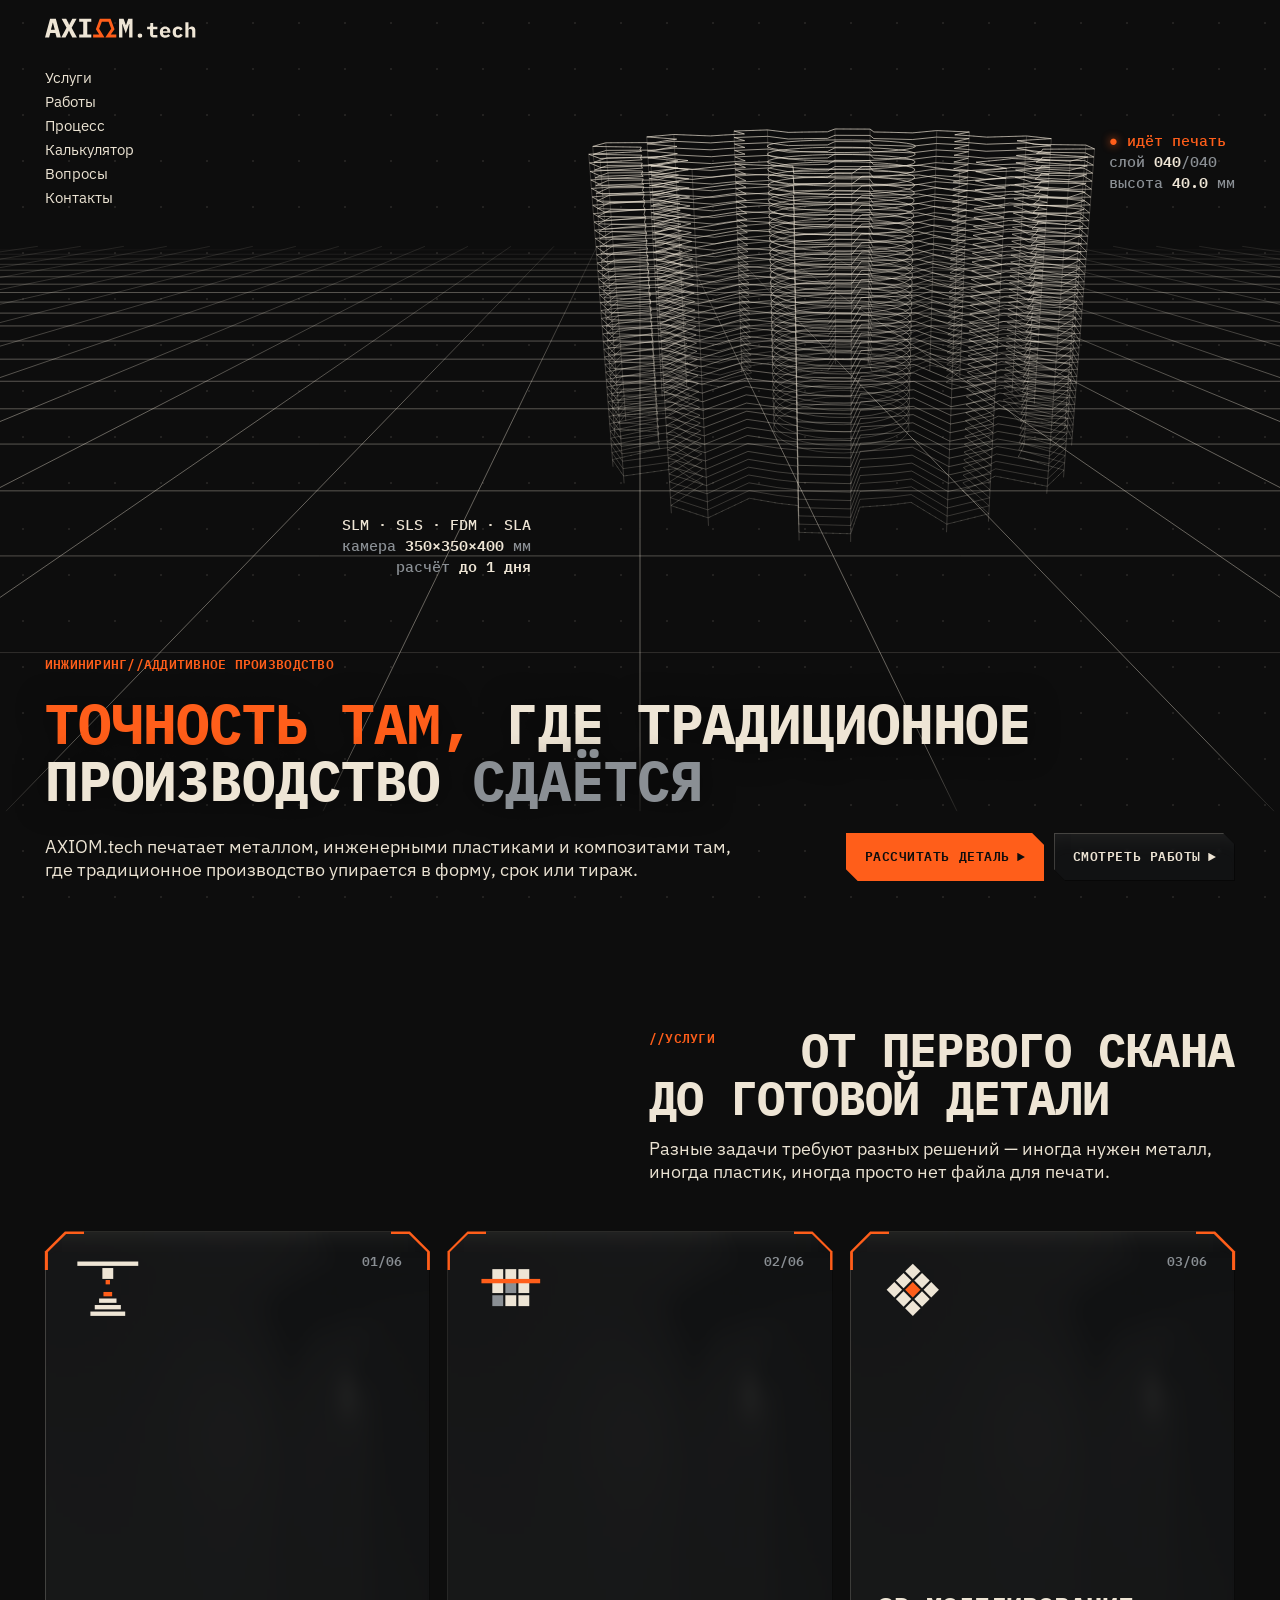
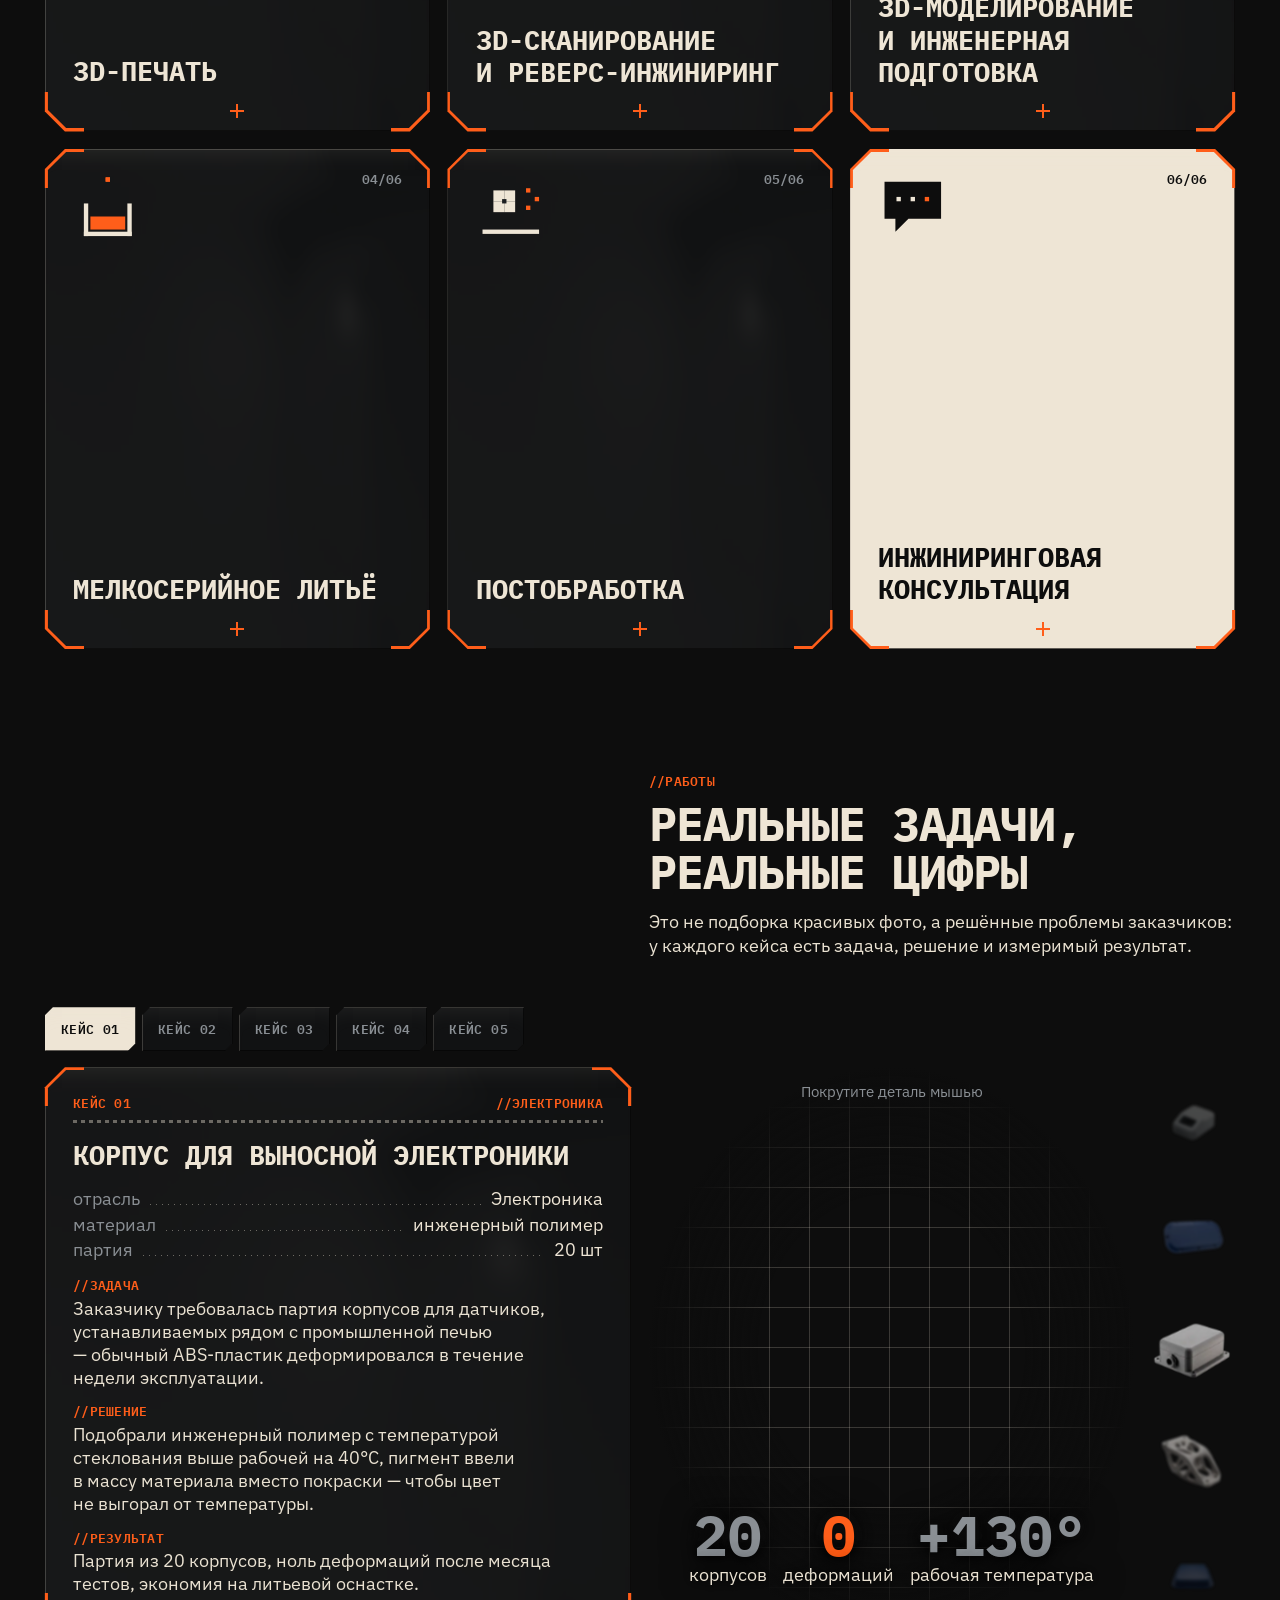
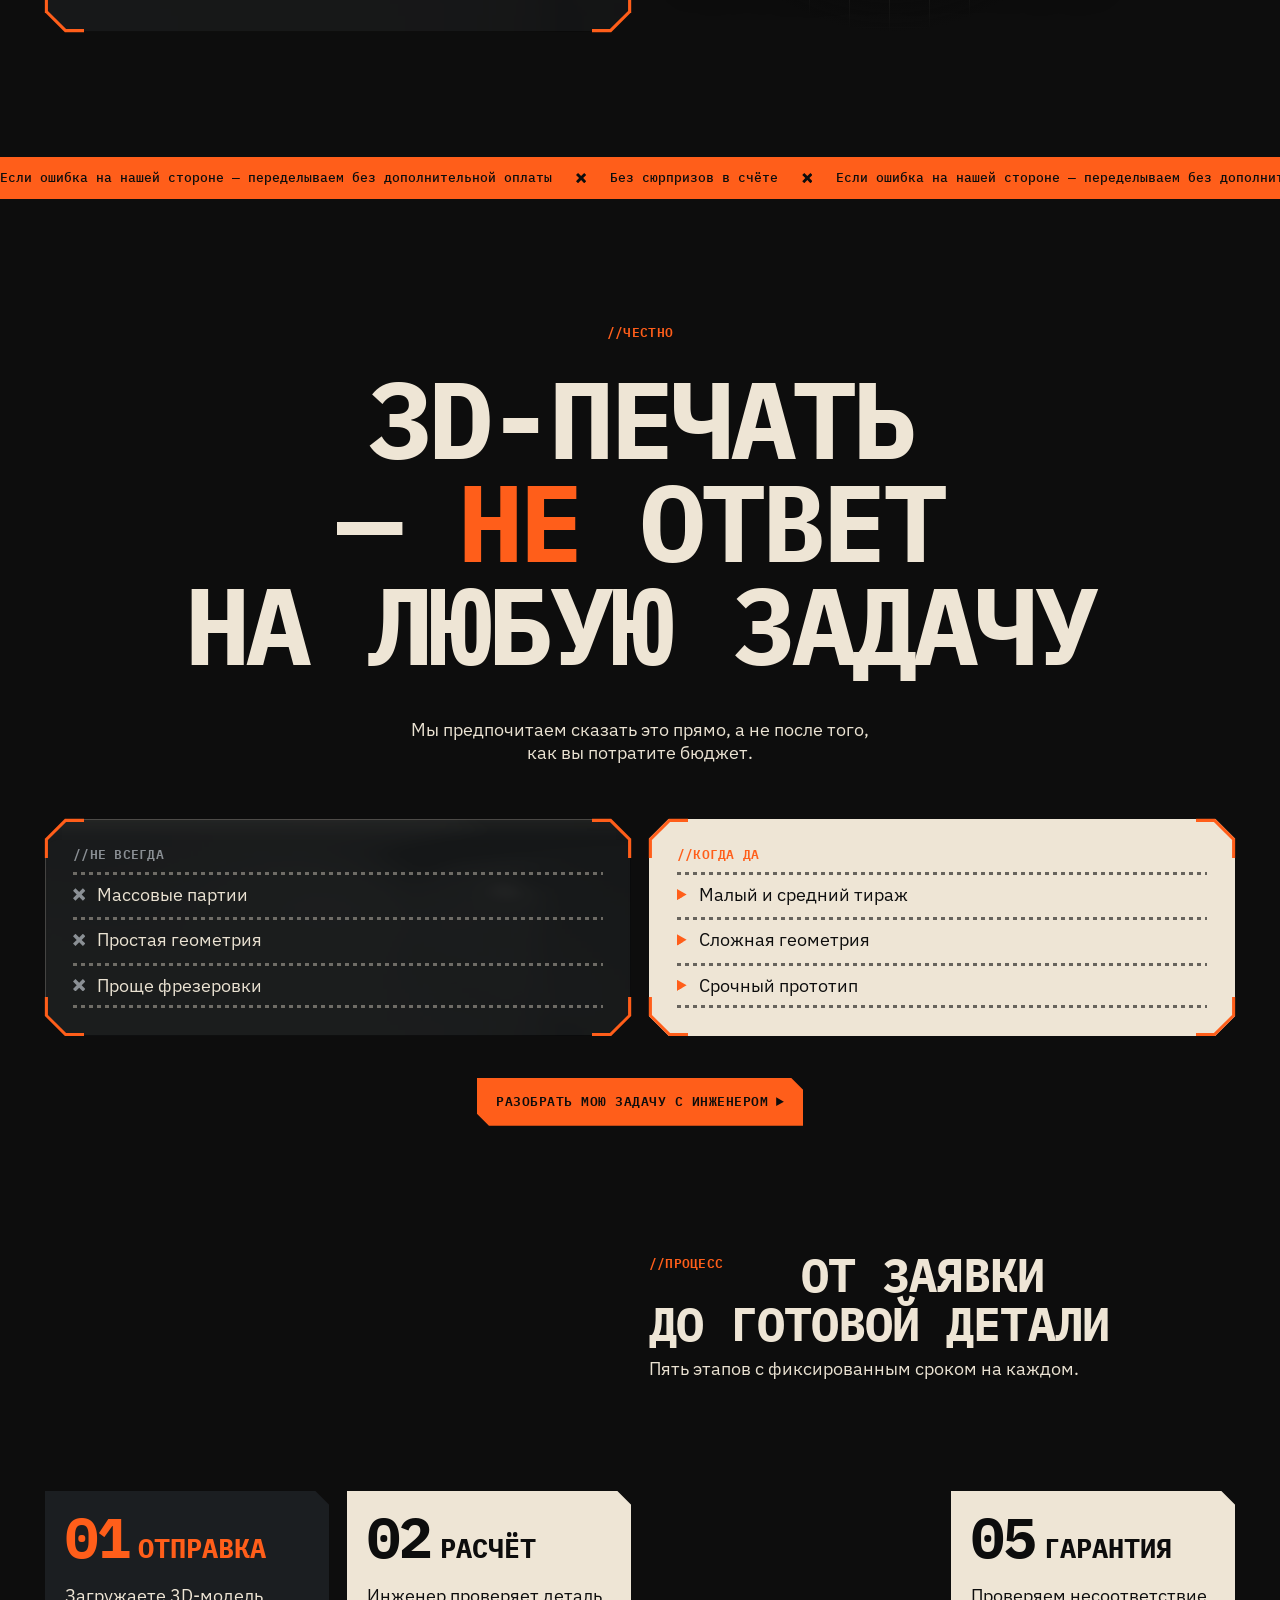
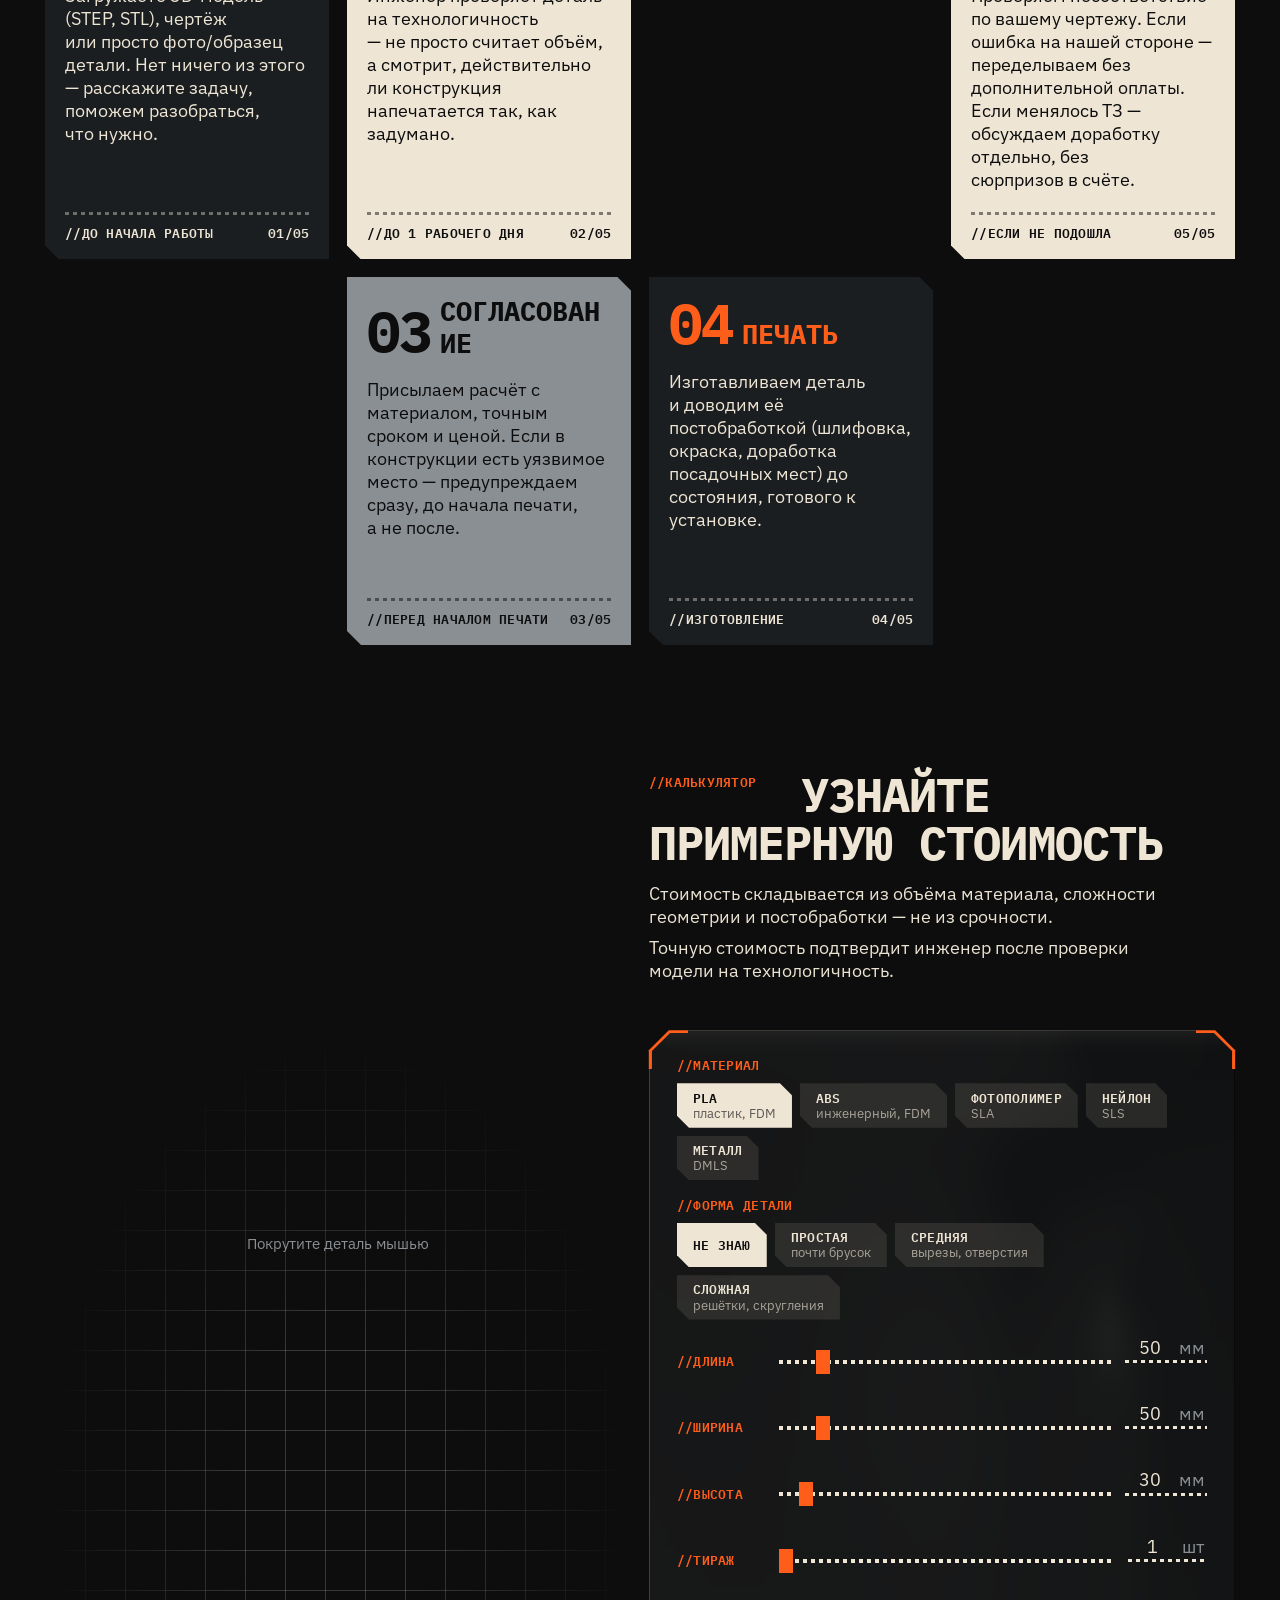
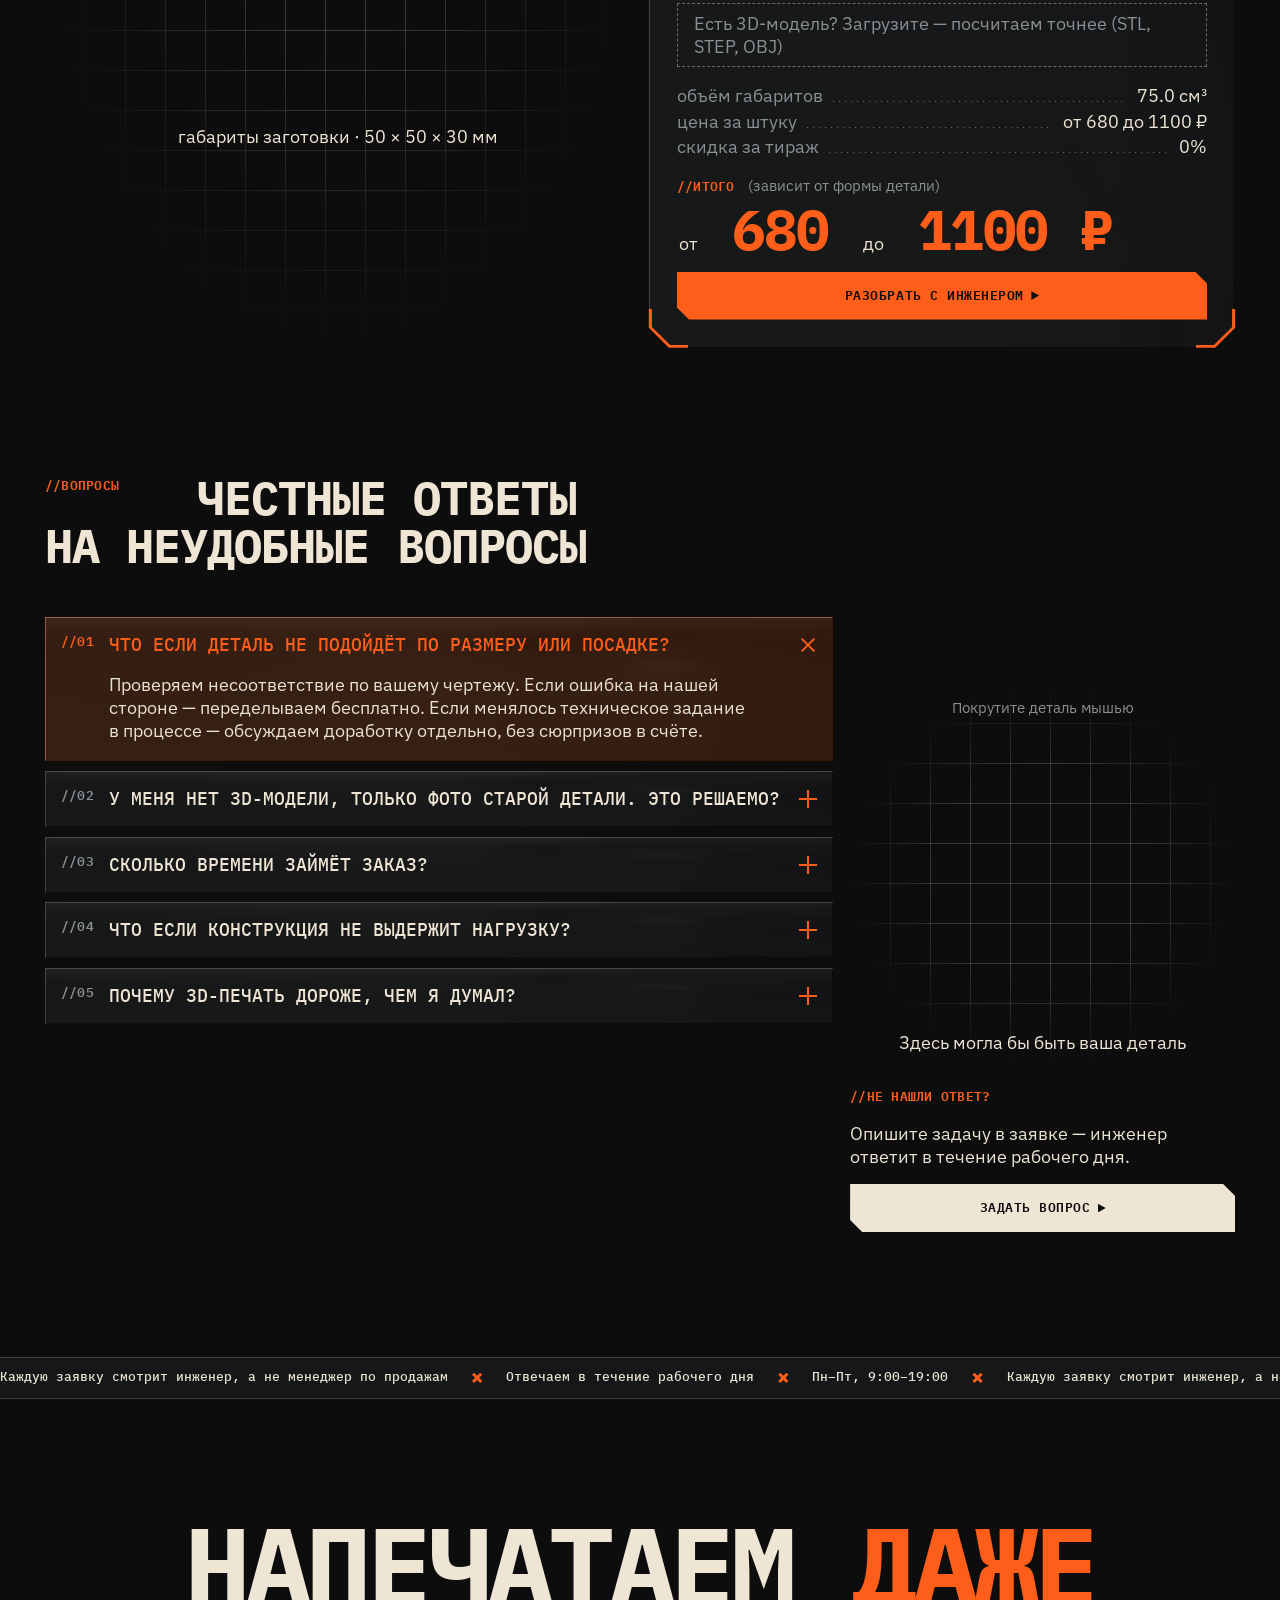
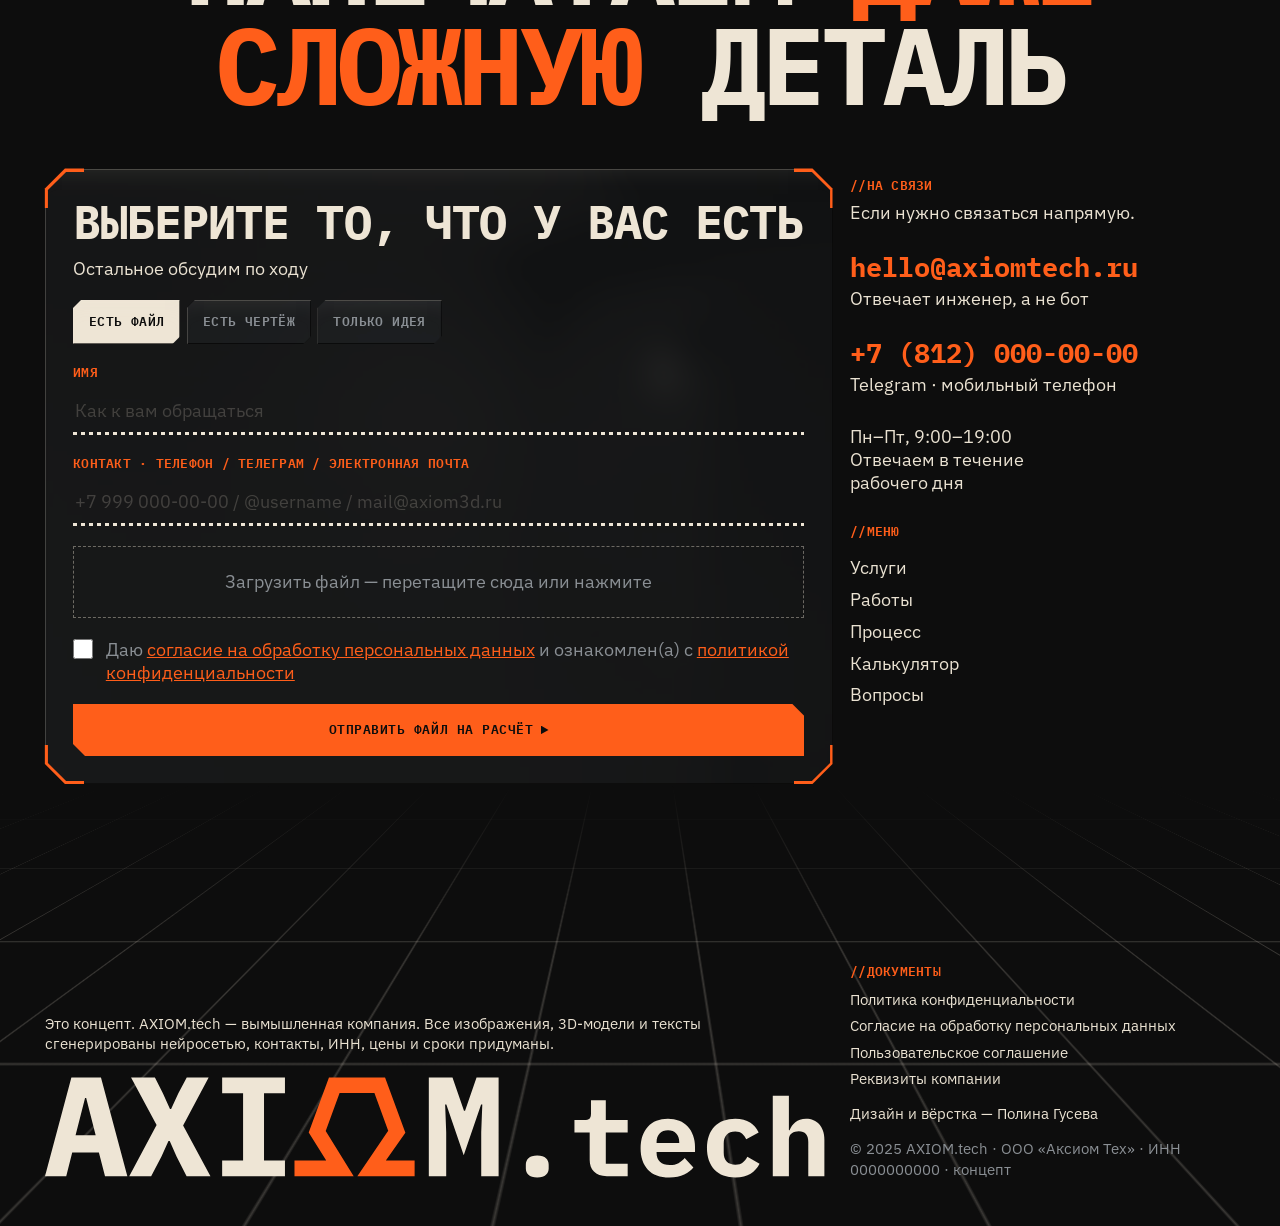
<file: index.html>
<!DOCTYPE html>
<html lang="ru">
<head>
  <meta charset="utf-8">
  <meta name="viewport" content="width=device-width, initial-scale=1">
  <title>AXIOM.tech —&nbsp;3D-печать и&nbsp;аддитивное производство на&nbsp;заказ</title>
  <meta name="description" content="Печатаем металлом, инженерными пластиками и композитами там, где традиционное производство сдаётся. SLM, SLS, FDM, SLA. Расчёт за день.">
  <meta name="format-detection" content="telephone=no, date=no, address=no, email=no">
  <meta name="theme-color" content="#0d0d0d">
  <style>
    #axpre{display:none;position:fixed;inset:0;z-index:2147483000;pointer-events:none}
    html.axpre-on #axpre{display:block}
    html.axpre-lock,html.axpre-lock body{overflow:hidden}
    #axpre .axpre__bg{position:absolute;inset:0;background:#0d0d0d;transition:opacity .8s ease}
    #axpre.is-done .axpre__bg{opacity:0}
    #axpre .axpre__hud{opacity:0;transition:opacity .35s ease}
    #axpre.is-hud .axpre__hud{opacity:1}
  </style>
  <script>
    // Прелоадер показываем только на первом заходе/обновлении наверху страницы: без якоря, без возврата в середину, без «уменьшить движение»
    (function () {
      var d = document.documentElement, nav = performance.getEntriesByType && performance.getEntriesByType('navigation')[0], pos = null;
      try { pos = JSON.parse(sessionStorage.getItem('axPos') || 'null'); } catch (e) {}
      var back = nav && (nav.type === 'reload' || nav.type === 'back_forward') && pos && ((pos.id && pos.id !== 'hero') || pos.off > 80);
      if (location.hash || back || matchMedia('(prefers-reduced-motion: reduce)').matches) return;
      d.classList.add('axpre-on', 'axpre-lock'); window.axPre = { done: false };
    })();
  </script>
  <meta property="og:type" content="website">
  <meta property="og:site_name" content="AXIOM.tech">
  <meta property="og:locale" content="ru_RU">
  <meta property="og:title" content="AXIOM.tech — 3D-печать и аддитивное производство на заказ">
  <meta property="og:description" content="Печатаем металлом, инженерными пластиками и композитами там, где традиционное производство сдаётся. Расчёт за день.">
  <meta property="og:url" content="https://applehead13.github.io/axiom.tech/">
  <meta property="og:image" content="https://applehead13.github.io/axiom.tech/assets/img/og-square.png">
  <meta property="og:image:type" content="image/png">
  <meta property="og:image:width" content="300">
  <meta property="og:image:height" content="300">
  <meta name="twitter:card" content="summary">
  <meta name="twitter:image" content="https://applehead13.github.io/axiom.tech/assets/img/og-square.png">
  <link rel="icon" href="assets/favicon.ico?v=2">
  <link rel="apple-touch-icon" href="assets/img/apple-touch-icon.png?v=2">
  <link rel="preload" href="assets/fonts/plex-sans-400-cyrillic.woff2" as="font" type="font/woff2" crossorigin><link rel="preload" href="assets/fonts/plex-mono-700-cyrillic.woff2" as="font" type="font/woff2" crossorigin><link rel="stylesheet" href="assets/fonts/fonts.css">
  <script type="importmap">{ "imports": { "three": "./lib/three/three.module.min.js", "three/addons/": "./lib/three/addons/" } }</script>
  <link rel="modulepreload" href="lib/three/three.module.min.js">
  <link rel="modulepreload" href="lib/three/addons/GLTFLoader.js"><link rel="modulepreload" href="lib/three/addons/BufferGeometryUtils.js"><link rel="modulepreload" href="lib/three/addons/MeshoptDecoder.js">
  <link rel="modulepreload" href="lib/three/addons/OrbitControls.js"><link rel="modulepreload" href="lib/three/addons/RoomEnvironment.js"><link rel="modulepreload" href="lib/three/addons/RoundedBoxGeometry.js">
  <link rel="preload" href="assets/models/case-1.glb" as="fetch" crossorigin>
  <link rel="stylesheet" href="css/brackets.css">
  <link rel="stylesheet" href="css/progress.css">
<link rel="stylesheet" href="lib/lenis.css">
  <link rel="stylesheet" href="css/cursor.css?v=4">
  <link rel="stylesheet" href="style.css?v=350">
  <script>document.documentElement.classList.add('js');</script>
</head>
<body>
<div id="axpre" aria-hidden="true"><i class="axpre__bg"></i><div class="hero__hud axpre__hud"><p><span class="live"><i class="live__dot" aria-hidden="true">●</i> идёт печать</span><br>слой <b id="pLayer">001</b>/<span id="pTotal">036</span><br>высота <b id="pZ">0.0</b> мм</p></div></div>
<script>
(function () {
  var el = document.getElementById('axpre'), root = document.documentElement;
  if (!el || !window.axPre) return;
  var L = document.getElementById('pLayer'), Z = document.getElementById('pZ'), PT = document.getElementById('pTotal'), HUD = el.querySelector('.hero__hud'), TOT = 36, MIN = 1400, MAX = 7000;
  var t0 = performance.now(), loaded = document.readyState === 'complete', fonts = false, prog = 0, finished = false;
  addEventListener('load', function () { loaded = true; });
  if (document.fonts && document.fonts.ready) document.fonts.ready.then(function () { fonts = true; el.classList.add('is-hud'); }); else { fonts = true; el.classList.add('is-hud'); }
  setTimeout(function () { el.classList.add('is-hud'); }, 500);
  function pad(n) { return ('00' + n).slice(-3); }
  function place() {   // плашка повторяет положение настоящей (на компьютере его считает main.js)
    var r = document.querySelector('.hero > .hero__hud'); if (!r) return;
    HUD.style.left = r.offsetLeft + 'px'; HUD.style.top = r.offsetTop + 'px';
  }
  function mirror() {   // когда фон уходит, плашка берёт значения настоящей — подмена в конце незаметна
    place();
    var rl = document.getElementById('hLayer'), rz = document.getElementById('hZ'), rt = document.getElementById('hTotal');
    if (rl) L.textContent = rl.textContent; if (rz) Z.textContent = rz.textContent; if (rt) PT.textContent = rt.textContent;
  }
  function finish() {
    finished = true; window.axPre.done = true; el.classList.add('is-done'); root.classList.remove('axpre-lock');
    window.dispatchEvent(new Event('axpre-done'));
    (function m() { mirror(); if (el.parentNode) requestAnimationFrame(m); })();
    setTimeout(function () { root.classList.remove('axpre-on'); if (el.parentNode) el.parentNode.removeChild(el); }, 900);
  }
  (function tick(now) {
    if (finished) return;
    place();
    var t = now - t0, ready = (loaded && fonts) || t > MAX;
    var target = ready ? 1 : Math.min(.92, 1 - Math.exp(-t / 1500));
    prog += (target - prog) * .1;
    L.textContent = pad(Math.max(1, Math.round(prog * TOT))); Z.textContent = (prog * 40).toFixed(1);
    if (ready && t >= MIN && prog > .985) { L.textContent = pad(TOT); Z.textContent = '40.0'; finish(); return; }
    requestAnimationFrame(tick);
  })(t0);
})();
</script>
<div class="noise" aria-hidden="true"></div>

<header class="top" id="top">
  <div class="wrap top__in">
    <a class="logo" href="#hero" aria-label="AXIOM.tech"><img src="assets/img/logo-full.svg" alt="" width="135" height="31"></a>
    <!-- Меню столбиком справа, как в основной версии -->
    <nav class="nav" aria-label="Основное меню">
      <a href="#services">Услуги</a><a href="#cases">Работы</a><a href="#process">Процесс</a><a href="#calculator">Калькулятор</a><a href="#faq">Вопросы</a><a href="#order">Контакты</a>
    </nav>
    <button class="burger" type="button" aria-label="Меню" aria-expanded="false"><i></i></button>
  </div>
</header>
<nav class="mmenu" aria-label="Меню">
  <a href="#services"><span>01</span>Услуги</a><a href="#cases"><span>02</span>Работы</a><a href="#process"><span>03</span>Процесс</a><a href="#calculator"><span>04</span>Калькулятор</a><a href="#faq"><span>05</span>Вопросы</a><a href="#order"><span>06</span>Контакты</a>
  <div class="mmenu__cta"><a class="btn btn--o" href="tel:+78120000000">Позвонить</a><a class="btn" href="https://t.me/ppolinaguseva" target="_blank" rel="noopener">Telegram</a><a class="btn" href="mailto:hello@axiomtech.ru">Написать</a></div>
</nav>

<main>
  <!-- Первый экран: деталь печатается слой за слоем -->
  <section class="hero" id="hero" data-chapter="Главный экран">
    <canvas class="hero__canvas" id="printer" aria-hidden="true"></canvas><i class="hero__laser" aria-hidden="true"></i>
    <!-- Данные о печати и о производстве — одним блоком слева -->
    <div class="hero__hud" aria-hidden="true">
      <p><span class="live"><i class="live__dot" aria-hidden="true">●</i> идёт печать</span><br>слой <b id="hLayer">001</b>/<span id="hTotal">036</span><br>высота <b id="hZ">0.0</b> мм</p>
    </div>
    <div class="hero__spec" aria-hidden="true">
      <p><span class="hero__tech">SLM · SLS · FDM · SLA</span><br>камера <b>350×350×400</b> мм<br>расчёт <b>до&nbsp;1&nbsp;дня</b></p>
    </div>
    <div class="wrap hero__ui">
      <div class="hero__copy">
        <span class="label label--o">инжиниринг//аддитивное производство</span>
        <h1 class="hero__title" data-boot><span class="c-o">Точность там,</span> где&nbsp;традиционное производство <em>сдаётся</em></h1>
      </div>
      <div class="hero__side" data-fly style="--fy:30px">
        <p>AXIOM.tech печатает металлом, инженерными пластиками и&nbsp;композитами там, где&nbsp;традиционное производство упирается в&nbsp;форму, срок или&nbsp;тираж.</p>
        <div class="hero__ctas"><a class="btn btn--o" href="#order">Рассчитать деталь</a><a class="btn btn--line" href="#cases">Смотреть работы</a></div>
      </div>
    </div>
  </section>

  

  <!-- Услуги -->
  <section class="section wrap" id="services" data-chapter="Услуги">
    <div class="head-row">
      <h2 class="title title--r" data-tag="услуги" data-boot>От&nbsp;первого скана до&nbsp;готовой детали</h2>
      <p class="lead">Разные задачи требуют разных решений —&nbsp;иногда нужен металл, иногда пластик, иногда просто нет файла для&nbsp;печати.</p>
    </div>
    <div class="svc">
      <article class="hud svc__card" tabindex="0" style="--i:0">
        <div class="hud__in">
          <div class="svc__top"><span class="svc__ico" aria-hidden="true"><svg class="bk" viewBox="0 0 64 64"><rect class="cf" x="4" y="6" width="56" height="4"/><g class="a-slide"><rect class="cf" x="27" y="12" width="10" height="10"/><rect class="of" x="30" y="23" width="4" height="4"/></g><rect class="cf a-step" x="16" y="52" width="32" height="4"/><rect class="cf a-step a-d1" x="20" y="46" width="24" height="4"/><rect class="cf a-step a-d2" x="24" y="40" width="16" height="4"/><rect class="of a-step a-d3" x="28" y="34" width="8" height="4"/></svg></span><span class="svc__no">01/06</span></div>
          <div class="svc__body"><div class="svc__inner"><h3>3D-печать</h3><div class="svc__more"><div><p>Печатаем на&nbsp;промышленном оборудовании, а&nbsp;не&nbsp;на&nbsp;бытовых принтерах. Технологию подбираем под&nbsp;нагрузку и&nbsp;условия эксплуатации детали, а&nbsp;не&nbsp;под&nbsp;то, что&nbsp;случайно свободно в&nbsp;цеху.</p><ul><li><span>SLM</span><span class="lead-dots"></span><b>титан, алюминий, сталь</b></li><li><span>SLS</span><span class="lead-dots"></span><b>полиамид PA12</b></li><li><span>FDM</span><span class="lead-dots"></span><b>ABS, PETG, нейлон</b></li><li><span>SLA</span><span class="lead-dots"></span><b>точность до&nbsp;0.05&nbsp;мм</b></li><li><span>Камера</span><span class="lead-dots"></span><b>350×350×400&nbsp;мм</b></li></ul></div></div></div></div>
        </div>
      </article>
      <article class="hud svc__card" tabindex="0" style="--i:1">
        <div class="hud__in">
          <div class="svc__top"><span class="svc__ico" aria-hidden="true"><svg class="bk" viewBox="0 0 64 64"><rect class="cf" x="15" y="13" width="10" height="10"/><rect class="cf" x="27" y="13" width="10" height="10"/><rect class="cf" x="39" y="13" width="10" height="10"/><rect class="cf" x="15" y="25" width="10" height="10"/><rect class="gf" x="27" y="25" width="10" height="10"/><rect class="cf" x="39" y="25" width="10" height="10"/><rect class="gf" x="15" y="37" width="10" height="10"/><rect class="cf" x="27" y="37" width="10" height="10"/><rect class="cf" x="39" y="37" width="10" height="10"/><g class="a-scan"><rect class="of" x="5" y="22" width="54" height="4"/></g></svg></span><span class="svc__no">02/06</span></div>
          <div class="svc__body"><div class="svc__inner"><h3>3D-сканирование и&nbsp;реверс-инжиниринг</h3><div class="svc__more"><div><p>Когда есть только физический образец —&nbsp;изношенная деталь, деталь без&nbsp;чертежа, снятая с&nbsp;производства модель. Восстанавливаем геометрию до&nbsp;состояния, пригодного для&nbsp;печати или&nbsp;ЧПУ.</p><ul><li><span>Точность</span><span class="lead-dots"></span><b>до&nbsp;20&nbsp;мкм</b></li><li><span>Формат</span><span class="lead-dots"></span><b>STEP, STL, IGES</b></li><li><span>Габарит</span><span class="lead-dots"></span><b>до&nbsp;1.5&nbsp;м</b></li></ul></div></div></div></div>
        </div>
      </article>
      <article class="hud svc__card" tabindex="0" style="--i:2">
        <div class="hud__in">
          <div class="svc__top"><span class="svc__ico" aria-hidden="true"><svg class="bk" viewBox="0 0 64 64"><g class="a-spin" style="transform-origin:32px 32px;transform:rotate(45deg)"><rect class="cf" x="15" y="15" width="10" height="10"/><rect class="cf" x="27" y="15" width="10" height="10"/><rect class="cf" x="39" y="15" width="10" height="10"/><rect class="cf" x="15" y="27" width="10" height="10"/><rect class="of" x="27" y="27" width="10" height="10"/><rect class="cf" x="39" y="27" width="10" height="10"/><rect class="cf" x="15" y="39" width="10" height="10"/><rect class="cf" x="27" y="39" width="10" height="10"/><rect class="cf" x="39" y="39" width="10" height="10"/></g></svg></span><span class="svc__no">03/06</span></div>
          <div class="svc__body"><div class="svc__inner"><h3>3D-моделирование и&nbsp;инженерная подготовка</h3><div class="svc__more"><div><p>Строим модель по&nbsp;чертежу, эскизу или&nbsp;фото. Отдельно —&nbsp;топологическая оптимизация: убираем материал там, где&nbsp;он&nbsp;не&nbsp;несёт нагрузки, снижая вес детали без&nbsp;потери прочности.</p><ul><li><span>CAD</span><span class="lead-dots"></span><b>SolidWorks, Fusion 360</b></li><li><span>Срок</span><span class="lead-dots"></span><b>1–3&nbsp;рабочих дня</b></li><li><span>Снижение веса</span><span class="lead-dots"></span><b>обычно 15–30%</b></li></ul></div></div></div></div>
        </div>
      </article>
      <article class="hud svc__card" tabindex="0" style="--i:3">
        <div class="hud__in">
          <div class="svc__top"><span class="svc__ico" aria-hidden="true"><svg class="bk" viewBox="0 0 64 64"><rect class="of a-drop" x="30" y="4" width="4" height="4"/><rect class="of a-drop a-d3" x="30" y="4" width="4" height="4"/><rect class="cf" x="10" y="28" width="4" height="30"/><rect class="cf" x="50" y="28" width="4" height="30"/><rect class="cf" x="10" y="54" width="44" height="4"/><rect class="of a-grow" x="16" y="40" width="32" height="12"/></svg></span><span class="svc__no">04/06</span></div>
          <div class="svc__body"><div class="svc__inner"><h3>Мелкосерийное литьё</h3><div class="svc__more"><div><p>Печатаем мастер-модель, снимаем силиконовую форму, льём партию. Разумно, когда тираж больше, чем&nbsp;печатать по&nbsp;одной, но&nbsp;мал для&nbsp;литья под&nbsp;давлением с&nbsp;металлической оснасткой.</p><ul><li><span>Партия</span><span class="lead-dots"></span><b>от&nbsp;50&nbsp;до&nbsp;500&nbsp;шт</b></li><li><span>Материалы</span><span class="lead-dots"></span><b>полиуретаны, эластомеры</b></li><li><span>Ресурс формы</span><span class="lead-dots"></span><b>~20–25&nbsp;отливок</b></li></ul></div></div></div></div>
        </div>
      </article>
      <article class="hud svc__card" tabindex="0" style="--i:4">
        <div class="hud__in">
          <div class="svc__top"><span class="svc__ico" aria-hidden="true"><svg class="bk" viewBox="0 0 64 64"><g class="a-spin" style="transform-origin:26px 26px"><rect class="cf" x="16" y="16" width="10" height="10"/><rect class="cf" x="26" y="16" width="10" height="10"/><rect class="cf" x="16" y="26" width="10" height="10"/><rect class="cf" x="26" y="26" width="10" height="10"/><rect class="bgf" x="24" y="24" width="4" height="4"/></g><rect class="of a-blink" x="46" y="14" width="4" height="4"/><rect class="of a-blink a-d1" x="54" y="22" width="4" height="4"/><rect class="of a-blink a-d2" x="46" y="30" width="4" height="4"/><rect class="cf" x="6" y="52" width="52" height="4"/></svg></span><span class="svc__no">05/06</span></div>
          <div class="svc__body"><div class="svc__inner"><h3>Постобработка</h3><div class="svc__more"><div><p>Деталь с&nbsp;принтера редко готова к&nbsp;установке без&nbsp;доработки. Доводим до&nbsp;состояния, в&nbsp;котором её&nbsp;можно сразу поставить в&nbsp;узел, а&nbsp;не&nbsp;откладывать «на&nbsp;потом».</p><ul><li><span>Шлифовка</span><span class="lead-dots"></span><b>и&nbsp;полировка</b></li><li><span>Окраска</span><span class="lead-dots"></span><b>RAL по&nbsp;каталогу</b></li><li><span>Доводка</span><span class="lead-dots"></span><b>посадочных мест</b></li></ul></div></div></div></div>
        </div>
      </article>
      <article class="hud svc__card svc__card--accent" tabindex="0" style="--i:5">
        <div class="hud__in">
          <div class="svc__top"><span class="svc__ico" aria-hidden="true"><svg class="bk" viewBox="0 0 64 64"><path class="cf" d="M6 8h52v34H28L16 54V42H6z"/><rect class="bgf a-hop" x="17" y="22" width="4" height="4"/><rect class="bgf a-hop a-d1" x="30" y="22" width="4" height="4"/><rect class="of a-hop a-d2" x="43" y="22" width="4" height="4"/></svg></span><span class="svc__no">06/06</span></div>
          <div class="svc__body"><div class="svc__inner"><h3>Инжиниринговая консультация</h3><div class="svc__more"><div><p>Иногда честный ответ —&nbsp;«вам&nbsp;это&nbsp;не&nbsp;нужно». Разбираем задачу до&nbsp;того, как&nbsp;вы&nbsp;потратите бюджет: подбор технологии, аудит номенклатуры, расчёт экономического эффекта внедрения.</p><ul><li><span>Первая консультация</span><span class="lead-dots"></span><b>бесплатно</b></li><li><span>Формат</span><span class="lead-dots"></span><b>звонок или&nbsp;очно</b></li></ul><a class="btn btn--o svc__cta" href="#order">Записаться на&nbsp;консультацию</a></div></div></div></div>
        </div>
      </article>
    </div>
  </section>

  <!-- Кейсы: досье -->
  <section class="section wrap" id="cases" data-chapter="Работы">
    <div class="head-row">
      <h2 class="title title--r" data-tag="работы" data-boot>Реальные задачи, реальные цифры<small>Это не&nbsp;подборка красивых фото, а&nbsp;решённые проблемы заказчиков: у&nbsp;каждого кейса есть задача, решение и&nbsp;измеримый результат.</small></h2>
    </div>
    <div class="dossier__tabs" role="tablist" id="caseTabs"></div>
    <div class="dossier" id="dossier">
      <article class="hud dossier__sheet"><div class="hud__in" id="caseSheet"></div></article>
      <figure class="dossier__stage brk" id="caseStage"></figure>
      <div class="dossier__thumbs" id="caseThumbs" data-lenis-prevent></div>
    </div>
  </section>

  <div class="ticker ticker--o ticker--rev" aria-hidden="true"><div class="ticker__track"><span>Если ошибка на&nbsp;нашей стороне —&nbsp;переделываем без&nbsp;дополнительной оплаты</span><span>Без&nbsp;сюрпризов в&nbsp;счёте</span><span>Если ошибка на&nbsp;нашей стороне —&nbsp;переделываем без&nbsp;дополнительной оплаты</span><span>Без&nbsp;сюрпризов в&nbsp;счёте</span><span>Если ошибка на&nbsp;нашей стороне —&nbsp;переделываем без&nbsp;дополнительной оплаты</span><span>Без&nbsp;сюрпризов в&nbsp;счёте</span><span>Если ошибка на&nbsp;нашей стороне —&nbsp;переделываем без&nbsp;дополнительной оплаты</span><span>Без&nbsp;сюрпризов в&nbsp;счёте</span></div></div>

  <!-- Честно -->
  <section class="mega wrap" id="honest" data-chapter="Честно">
    <div class="mega__float" data-depth="0.35" style="left:3%;top:12%" data-model="assets/models/case-2.glb" data-rim="0" aria-hidden="true"><img src="assets/img/case-2.webp" alt="" loading="lazy"></div>
    <div class="mega__float" data-depth="-0.25" style="right:4%;top:6%" data-model="assets/models/case-1.glb" data-rim="1.1" aria-hidden="true"><img src="assets/img/case-1.webp" alt="" loading="lazy"></div>
    <div class="mega__float" data-depth="0.5" style="left:10%;bottom:30%" data-model="assets/models/case-4.glb" data-rim="1.1" aria-hidden="true"><img src="assets/img/case-4.webp" alt="" loading="lazy"></div>
    <div class="mega__float" data-depth="-0.4" style="right:8%;bottom:34%" data-model="assets/models/case-3.glb" data-rim=".15" aria-hidden="true"><img src="assets/img/case-3.webp" alt="" loading="lazy"></div>
    <div class="mega__float" data-depth="0.3" style="left:44%;bottom:4%" data-model="assets/models/gear.glb" data-rim="1.1" aria-hidden="true"></div>
    <p class="label label--o" style="text-align:center;position:relative;z-index:3">//честно</p>
    <h2 class="mega__text" data-boot>3D-печать —&nbsp;<span class="o">не</span> ответ на&nbsp;любую задачу</h2>
    <p class="mega__sub">Мы&nbsp;предпочитаем сказать это&nbsp;прямо, а&nbsp;не&nbsp;после того, как&nbsp;вы&nbsp;потратите бюджет.</p>
    <div class="yesno">
      <div class="hud hud--no" data-fly style="--fx:-80px"><div class="hud__in"><span class="hud__tab" aria-hidden="true"><i></i><i></i><i></i><b></b></span><span class="label">//не&nbsp;всегда</span><ul><li>Массовые партии</li><li>Простая геометрия</li><li>Проще фрезеровки</li></ul></div></div>
      <div class="hud hud--yes hud--light" data-fly style="--fx:80px"><div class="hud__in"><span class="hud__tab" aria-hidden="true"><i></i><i></i><i></i><b></b></span><span class="label label--o">//когда да</span><ul><li>Малый и&nbsp;средний тираж</li><li>Сложная геометрия</li><li>Срочный прототип</li></ul></div></div>
    </div>
    <a class="btn btn--o" href="#order">Разобрать мою задачу с&nbsp;инженером</a>
  </section>

  <!-- Процесс: этапы по прокрутке -->
  <section class="proc" id="process" data-chapter="Процесс">
    <div class="proc__pin">
      <div class="wrap">
        <div class="head-row" style="margin-bottom:clamp(1rem,.5rem + 1.5vw,2.5rem)"><h2 class="title title--r" data-tag="процесс">От&nbsp;заявки до&nbsp;готовой детали<small>Пять этапов с&nbsp;фиксированным сроком на&nbsp;каждом.</small></h2></div>
        <div class="proc__list"><article class="hud"><div class="hud__in"><span class="hud__tab" aria-hidden="true"><i></i><i></i><i></i><b></b></span><span class="proc__no">01</span><h3>Отправка</h3><p>Загружаете 3D-модель (STEP, STL), чертёж или&nbsp;просто фото/образец детали. Нет ничего из&nbsp;этого —&nbsp;расскажите задачу, поможем разобраться, что&nbsp;нужно.</p><div class="hud__bar"><span>//до&nbsp;начала работы</span><span>01/05</span></div></div></article><article class="hud"><div class="hud__in"><span class="hud__tab" aria-hidden="true"><i></i><i></i><i></i><b></b></span><span class="proc__no">02</span><h3>Расчёт</h3><p>Инженер проверяет деталь на&nbsp;технологичность —&nbsp;не&nbsp;просто считает объём, а&nbsp;смотрит, действительно&nbsp;ли&nbsp;конструкция напечатается так, как&nbsp;задумано.</p><div class="hud__bar"><span>//до&nbsp;1&nbsp;рабочего дня</span><span>02/05</span></div></div></article><article class="hud"><div class="hud__in"><span class="hud__tab" aria-hidden="true"><i></i><i></i><i></i><b></b></span><span class="proc__no">03</span><h3>Согласование</h3><p>Присылаем расчёт с&nbsp;материалом, точным сроком и&nbsp;ценой. Если в&nbsp;конструкции есть уязвимое место —&nbsp;предупреждаем сразу, до&nbsp;начала печати, а&nbsp;не&nbsp;после.</p><div class="hud__bar"><span>//перед началом печати</span><span>03/05</span></div></div></article><article class="hud"><div class="hud__in"><span class="hud__tab" aria-hidden="true"><i></i><i></i><i></i><b></b></span><span class="proc__no">04</span><h3>Печать</h3><p>Изготавливаем деталь и&nbsp;доводим её&nbsp;постобработкой (шлифовка, окраска, доработка посадочных мест) до&nbsp;состояния, готового к&nbsp;установке.</p><div class="hud__bar"><span>//изготовление</span><span>04/05</span></div></div></article><article class="hud"><div class="hud__in"><span class="hud__tab" aria-hidden="true"><i></i><i></i><i></i><b></b></span><span class="proc__no">05</span><h3>Гарантия</h3><p>Проверяем несоответствие по&nbsp;вашему чертежу. Если ошибка на&nbsp;нашей стороне —&nbsp;переделываем без&nbsp;дополнительной оплаты. Если менялось ТЗ —&nbsp;обсуждаем доработку отдельно, без&nbsp;сюрпризов в&nbsp;счёте.</p><div class="hud__bar"><span>//если не&nbsp;подошла</span><span>05/05</span></div></div></article></div>
      </div>
    </div>
    <div class="proc__cards" id="procCards"></div>
  </section>

  <!-- Калькулятор -->
  <section class="section wrap" id="calculator" data-chapter="Калькулятор">
    <div class="head-row">
      <h2 class="title title--r" data-tag="калькулятор" data-boot>Узнайте примерную стоимость</h2>
      <p class="lead">Стоимость складывается из&nbsp;объёма материала, сложности геометрии и&nbsp;постобработки —&nbsp;не&nbsp;из&nbsp;срочности.</p>
      <p class="lead lead--2">Точную стоимость подтвердит инженер после проверки модели на&nbsp;технологичность.</p>
    </div>
    <div class="calc cc">
      <div class="cc__stage-box"><div class="cc__stage" id="ccStage"><span class="dossier__dim dossier__dim--t">Покрутите деталь мышью</span><svg id="ccCube" viewBox="0 0 400 300" aria-label="Габариты заготовки. Вращается мышью или пальцем" role="img"></svg><span class="cc__cap" id="ccDims"></span></div></div>
      <div class="hud cc__ctrl"><div class="hud__in">
        <div class="cc__field"><span class="cc__lab">//материал</span><div class="cc__chips" id="ccMats" role="group" aria-label="Материал"></div></div>
        <div class="cc__field"><span class="cc__lab">//форма детали</span><div class="cc__chips" id="ccShape" role="group" aria-label="Форма детали"></div></div>
        <div class="cc__dims">
<div class="cc__sl"><span class="cc__lab">//длина</span><input type="range" min="5" max="400" value="50" id="rL" aria-label="Длина, мм"><label class="cc__num"><input class="inp" type="number" min="1" inputmode="decimal" id="cL" value="50" aria-label="Длина, мм"><em>мм</em></label></div>
        <div class="cc__sl"><span class="cc__lab">//ширина</span><input type="range" min="5" max="400" value="50" id="rW" aria-label="Ширина, мм"><label class="cc__num"><input class="inp" type="number" min="1" inputmode="decimal" id="cW" value="50" aria-label="Ширина, мм"><em>мм</em></label></div>
        <div class="cc__sl"><span class="cc__lab">//высота</span><input type="range" min="5" max="400" value="30" id="rH" aria-label="Высота, мм"><label class="cc__num"><input class="inp" type="number" min="1" inputmode="decimal" id="cH" value="30" aria-label="Высота, мм"><em>мм</em></label></div>
        <div class="cc__sl"><span class="cc__lab">//тираж</span><input type="range" min="1" max="100" value="1" id="rQ" aria-label="Тираж, шт"><label class="cc__num"><input class="inp" type="number" min="1" inputmode="numeric" id="cQ" value="1" aria-label="Тираж, шт"><em>шт</em></label></div>
        </div>
        <label class="drop cc__drop" id="ccDrop"><input type="file" hidden id="ccFile" accept=".stl,.step,.stp,.obj,.3mf"><span id="ccDropText">Есть 3D-модель? Загрузите —&nbsp;посчитаем точнее (STL, STEP, OBJ)</span></label>
        <dl class="kv"><div><dt id="ccVolLab">объём габаритов</dt><i></i><dd id="cVol">0&nbsp;см³</dd></div><div><dt>цена за&nbsp;штуку</dt><i></i><dd id="cUnit">0&nbsp;₽</dd></div><div><dt>скидка за&nbsp;тираж</dt><i></i><dd id="cDisc">0%</dd></div></dl>
        <div class="cc__tot"><p class="calc__total"><span id="ccTotLab">//итого <i>(зависит от&nbsp;формы детали)</i></span><strong id="cTotal">0&nbsp;₽</strong></p><a class="btn btn--o" href="#order">Разобрать с&nbsp;инженером</a></div>
      </div></div>
    </div>
  </section>

  <!-- Вопросы -->
  <section class="section wrap" id="faq" data-chapter="Вопросы">
    <div class="head-row"><h2 class="title title--r" data-tag="вопросы" data-boot>Честные ответы на&nbsp;неудобные вопросы</h2></div>
    <div class="faq">
      <div class="faq__list">
<details open><summary><span class="label">//01</span><span>Что&nbsp;если деталь не&nbsp;подойдёт по&nbsp;размеру или&nbsp;посадке?</span><i></i></summary><p class="ans">Проверяем несоответствие по&nbsp;вашему чертежу. Если ошибка на&nbsp;нашей стороне —&nbsp;переделываем бесплатно. Если менялось техническое задание в&nbsp;процессе —&nbsp;обсуждаем доработку отдельно, без&nbsp;сюрпризов в&nbsp;счёте.</p></details>
<details><summary><span class="label">//02</span><span>У&nbsp;меня нет 3D-модели, только фото старой детали. Это&nbsp;решаемо?</span><i></i></summary><p class="ans">Да. Сканируем деталь или&nbsp;восстанавливаем геометрию по&nbsp;фото и&nbsp;замерам —&nbsp;дальше работаем как&nbsp;с&nbsp;обычным чертежом.</p></details>
<details><summary><span class="label">//03</span><span>Сколько времени займёт заказ?</span><i></i></summary><p class="ans">Зависит от&nbsp;сложности и&nbsp;материала —&nbsp;на&nbsp;этапе расчёта называем точный срок, а&nbsp;не&nbsp;диапазон «от&nbsp;и&nbsp;до».</p></details>
<details><summary><span class="label">//04</span><span>Что&nbsp;если конструкция не&nbsp;выдержит нагрузку?</span><i></i></summary><p class="ans">Скажем на&nbsp;этапе консультации, если конструкция вызывает сомнения по&nbsp;нагрузке, и&nbsp;предложим альтернативный материал или&nbsp;геометрию.</p></details>
<details><summary><span class="label">//05</span><span>Почему 3D-печать дороже, чем&nbsp;я&nbsp;думал?</span><i></i></summary><p class="ans">Скорее всего, вы&nbsp;сравниваете с&nbsp;ценой за&nbsp;штуку при&nbsp;серийном литье —&nbsp;но&nbsp;без&nbsp;учёта стоимости оснастки. Для&nbsp;партии до&nbsp;нескольких сотен штук печать почти всегда выгоднее по&nbsp;итоговой экономике.</p></details>
      </div>
      <aside class="hud faq__aside" data-fly style="--fx:60px"><div class="hud__in">
        <span class="hud__tab" aria-hidden="true"><i></i><i></i><i></i><b></b></span>
        <div class="faq__stage"><span class="dossier__dim">Покрутите деталь мышью</span><div class="viewer3d" id="faqGear" aria-label="3D-модель шестерни. Поворачивается мышью или пальцем"></div><span class="dossier__dim faq__cap">Здесь могла бы быть ваша деталь</span></div>
        <span class="label label--o">//не&nbsp;нашли ответ?</span>
        <p>Опишите задачу в&nbsp;заявке —&nbsp;инженер ответит в&nbsp;течение рабочего дня.</p>
        <a class="btn" href="#order">Задать вопрос</a>
      </div></aside>
    </div>
  </section>

  <div class="ticker " aria-hidden="true"><div class="ticker__track"><span>Каждую заявку смотрит инженер, а&nbsp;не&nbsp;менеджер по&nbsp;продажам</span><span>Отвечаем в&nbsp;течение рабочего дня</span><span>Пн–Пт, 9:00–19:00</span><span>Каждую заявку смотрит инженер, а&nbsp;не&nbsp;менеджер по&nbsp;продажам</span><span>Отвечаем в&nbsp;течение рабочего дня</span><span>Пн–Пт, 9:00–19:00</span><span>Каждую заявку смотрит инженер, а&nbsp;не&nbsp;менеджер по&nbsp;продажам</span><span>Отвечаем в&nbsp;течение рабочего дня</span><span>Пн–Пт, 9:00–19:00</span><span>Каждую заявку смотрит инженер, а&nbsp;не&nbsp;менеджер по&nbsp;продажам</span><span>Отвечаем в&nbsp;течение рабочего дня</span><span>Пн–Пт, 9:00–19:00</span></div></div>

  <!-- Заявка -->
  <section class="section wrap order" id="order" data-chapter="Контакты">
    <h2 class="order__mega" data-boot>Напечатаем <span>даже сложную</span> деталь</h2>
    <div class="order__grid">
    <form class="hud order__form" id="lead" novalidate data-fly><div class="hud__in">
      <span class="hud__tab" aria-hidden="true"><i></i><i></i><i></i><b></b></span>
      <h3 class="order__h">Выберите&nbsp;то,<span class="m-br"> </span>что&nbsp;у&nbsp;вас&nbsp;есть</h3>
      <p class="order__sub">Остальное обсудим по&nbsp;ходу</p>
      <div class="tabs" id="tabs"><button type="button" class="is-on" data-t="file">Есть файл</button><button type="button" data-t="drawing">Есть чертёж</button><button type="button" data-t="idea">Только идея</button></div>
      <label class="fld"><span>Имя</span><input class="inp" type="text" name="name" placeholder="Как к&nbsp;вам обращаться" autocomplete="name"></label>
      <label class="fld"><span>Контакт&nbsp;· телефон / телеграм / электронная почта</span><input class="inp" type="text" name="contact" placeholder="+7 999 000-00-00 / @username / mail@axiom3d.ru" autocomplete="off"></label>
      <label class="fld" id="idea" hidden><span>Идея</span><input class="inp" type="text" name="idea" placeholder="Кратко опишите вашу идею"></label>
      <label class="drop" id="drop"><input type="file" hidden id="file"><span id="dropText">Загрузить файл —&nbsp;перетащите сюда или&nbsp;нажмите</span></label>
      <label class="consent"><input type="checkbox" id="consent"><span>Даю <a href="#" target="_blank" rel="noopener">согласие на&nbsp;обработку персональных данных</a> и&nbsp;ознакомлен(а) с&nbsp;<a href="#" target="_blank" rel="noopener">политикой конфиденциальности</a></span></label>
      <button class="btn btn--o order__send" type="submit" id="send">Отправить файл на&nbsp;расчёт</button>
    </div></form>
    <aside class="order__info">
      <div><span class="label label--o">//на&nbsp;связи</span><p>Если нужно связаться напрямую.</p></div>
      <div><a class="order__big" href="mailto:hello@axiomtech.ru">hello@axiomtech.ru</a><p>Отвечает инженер, а&nbsp;не&nbsp;бот</p></div>
      <div><a class="order__big" href="tel:+78120000000">+7&nbsp;(812)&nbsp;000-00-00</a><p>Telegram · мобильный телефон</p></div>
      <div><p>Пн–Пт, 9:00–19:00<br>Отвечаем в&nbsp;течение рабочего дня</p></div>
      <nav class="order__menu" aria-label="Меню"><span class="label label--o">//меню</span><a href="#services">Услуги</a><a href="#cases">Работы</a><a href="#process">Процесс</a><a href="#calculator">Калькулятор</a><a href="#faq">Вопросы</a></nav>
    </aside>
    </div>
  </section>
</main>

<footer class="foot">
  <div class="foot__floor" aria-hidden="true"></div>
  <div class="wrap foot__stage">
    <div class="foot__main">
      <p class="foot__about">Это концепт. AXIOM.tech —&nbsp;вымышленная компания. Все изображения, 3D-модели и&nbsp;тексты сгенерированы нейросетью, контакты, ИНН, цены и&nbsp;сроки придуманы.</p>
      <div class="foot__logo" aria-hidden="true"><img src="assets/img/logo-full.svg" alt=""></div>
    </div>
    <div class="foot__info">
      <div class="foot__docs"><span class="label label--o">//документы</span><a href="#">Политика конфиденциальности</a><a href="#">Согласие на&nbsp;обработку персональных данных</a><a href="#">Пользовательское соглашение</a><a href="#">Реквизиты компании</a></div>
      <a class="foot__dev" href="https://t.me/ppolinaguseva" target="_blank" rel="noopener">Дизайн и&nbsp;вёрстка —&nbsp;Полина Гусева</a>
      <span class="foot__copy">© 2025 AXIOM.tech · ООО «Аксиом Тех» · ИНН 0000000000 · концепт</span>
    </div>
  </div>
</footer>

<script src="lib/lenis.min.js"></script>
<script src="main.js?v=148"></script>
<script type="module" src="viewer3d.js?v=43"></script>
</body>
</html>
</file>
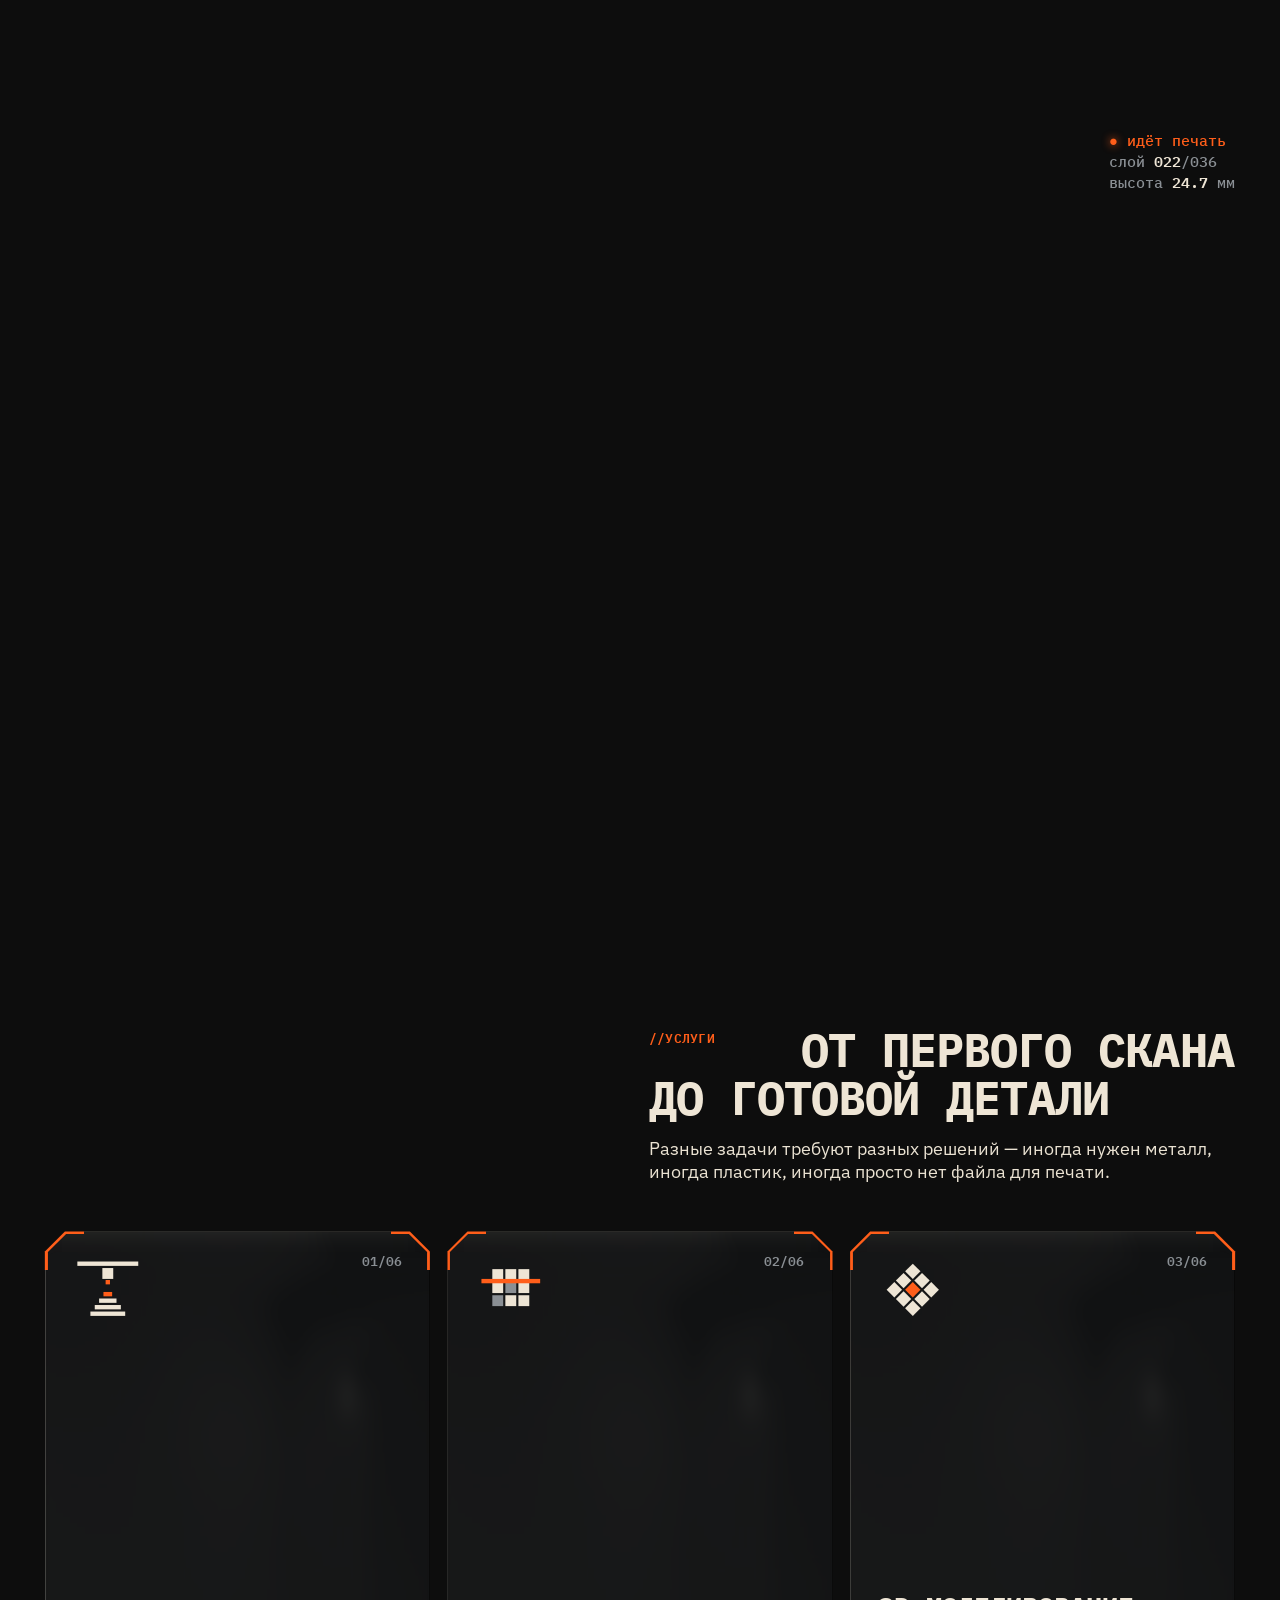
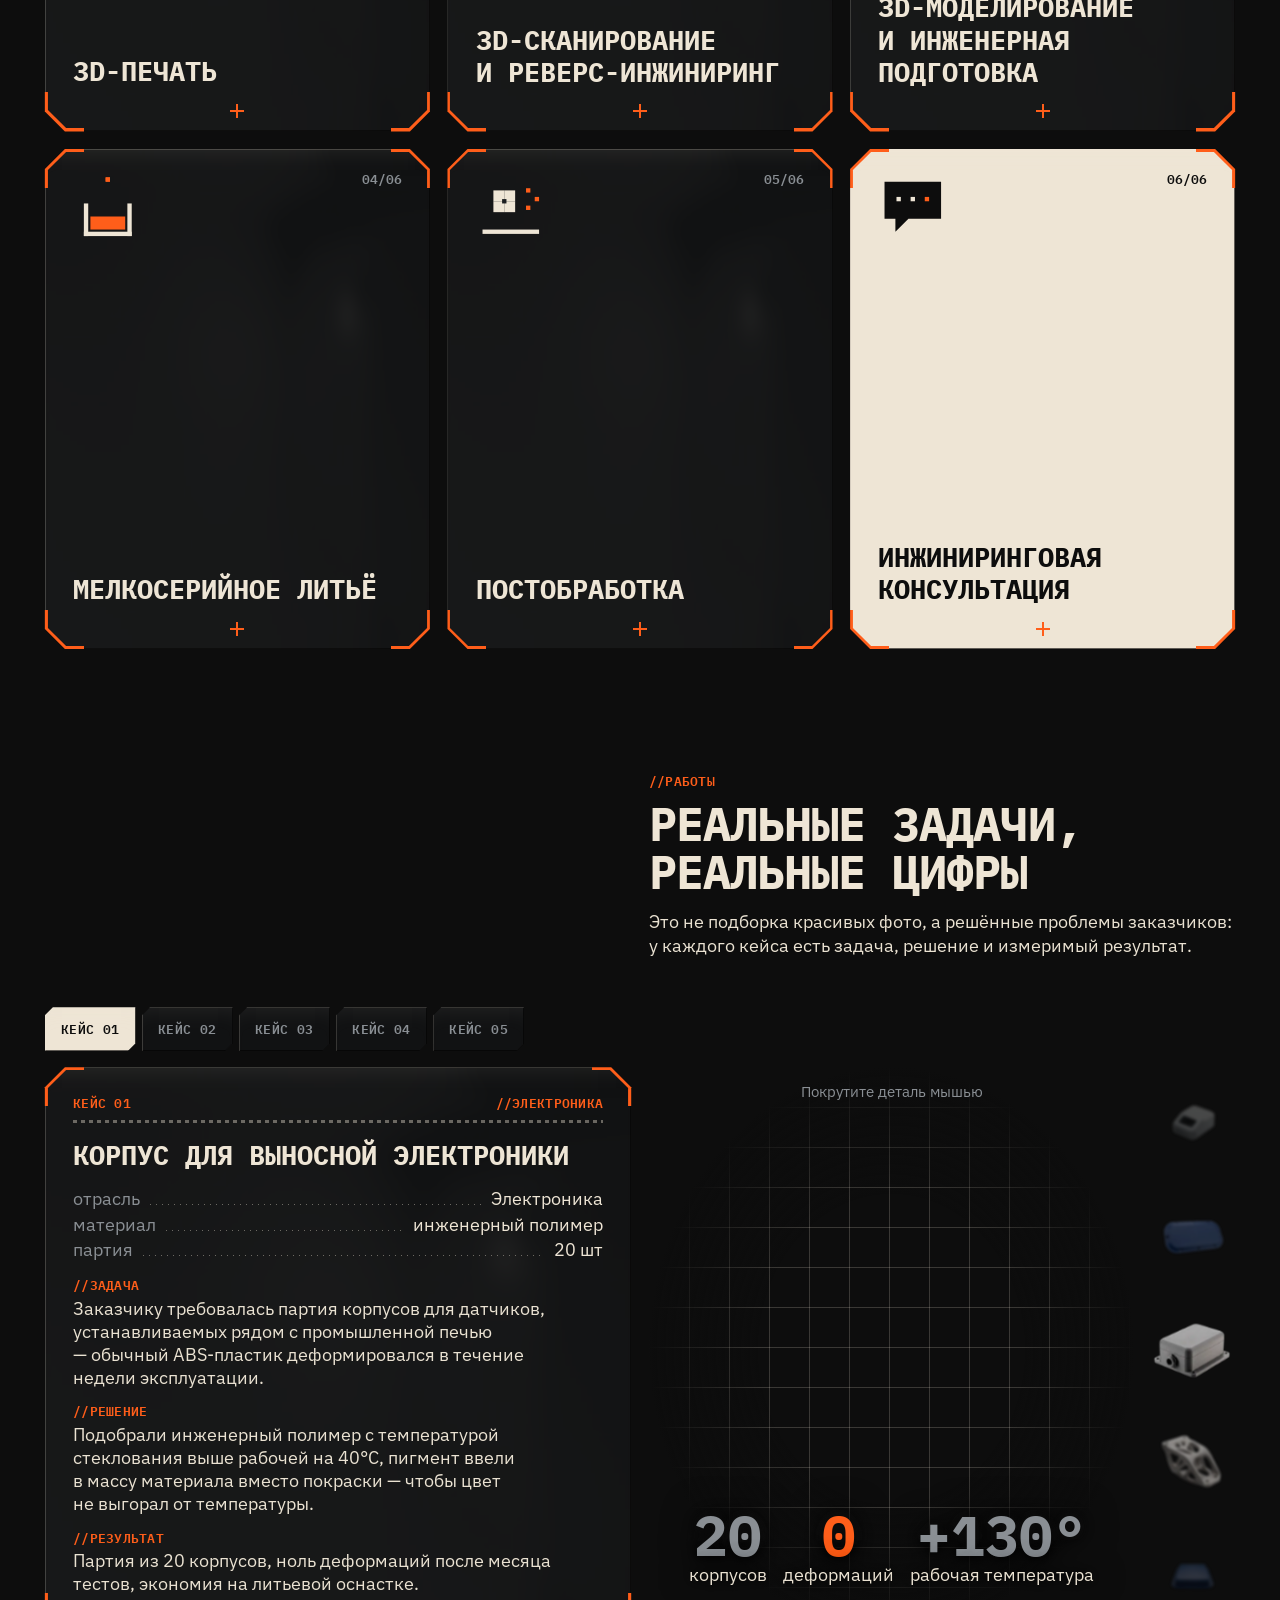
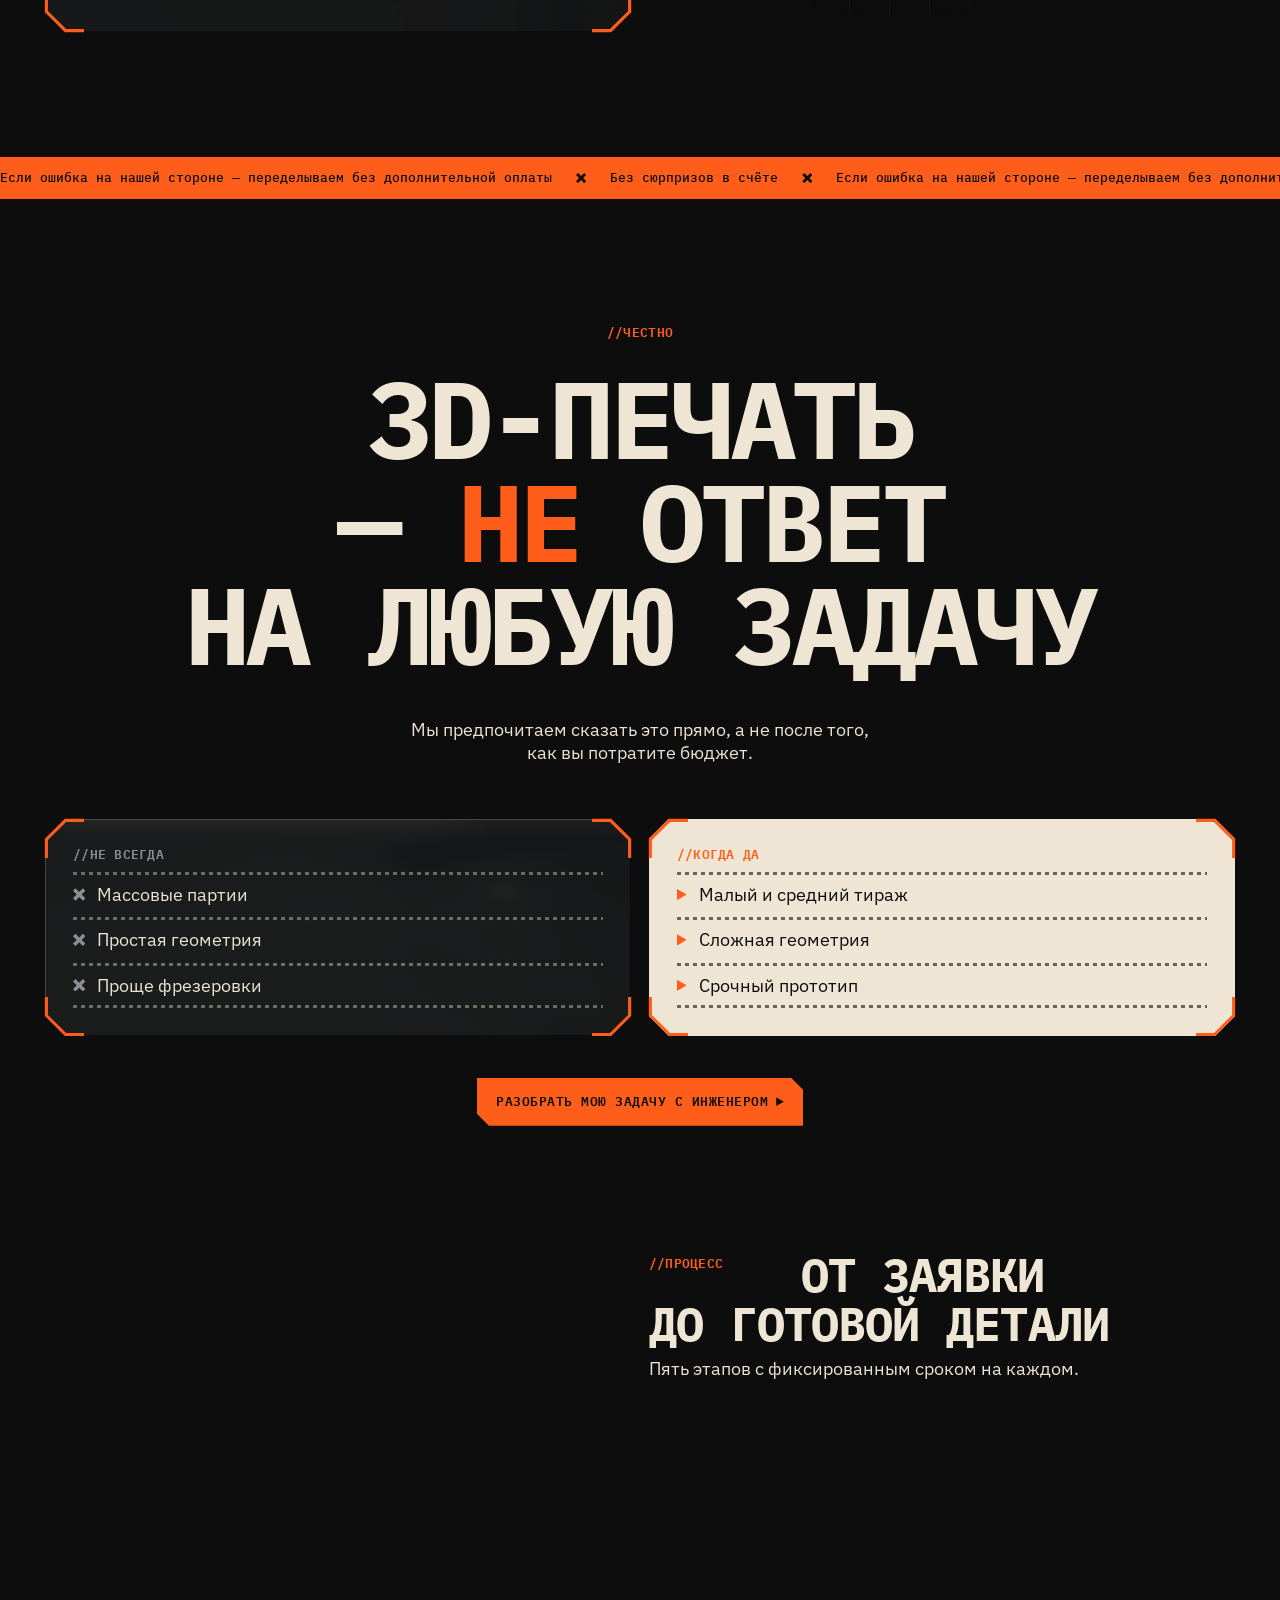
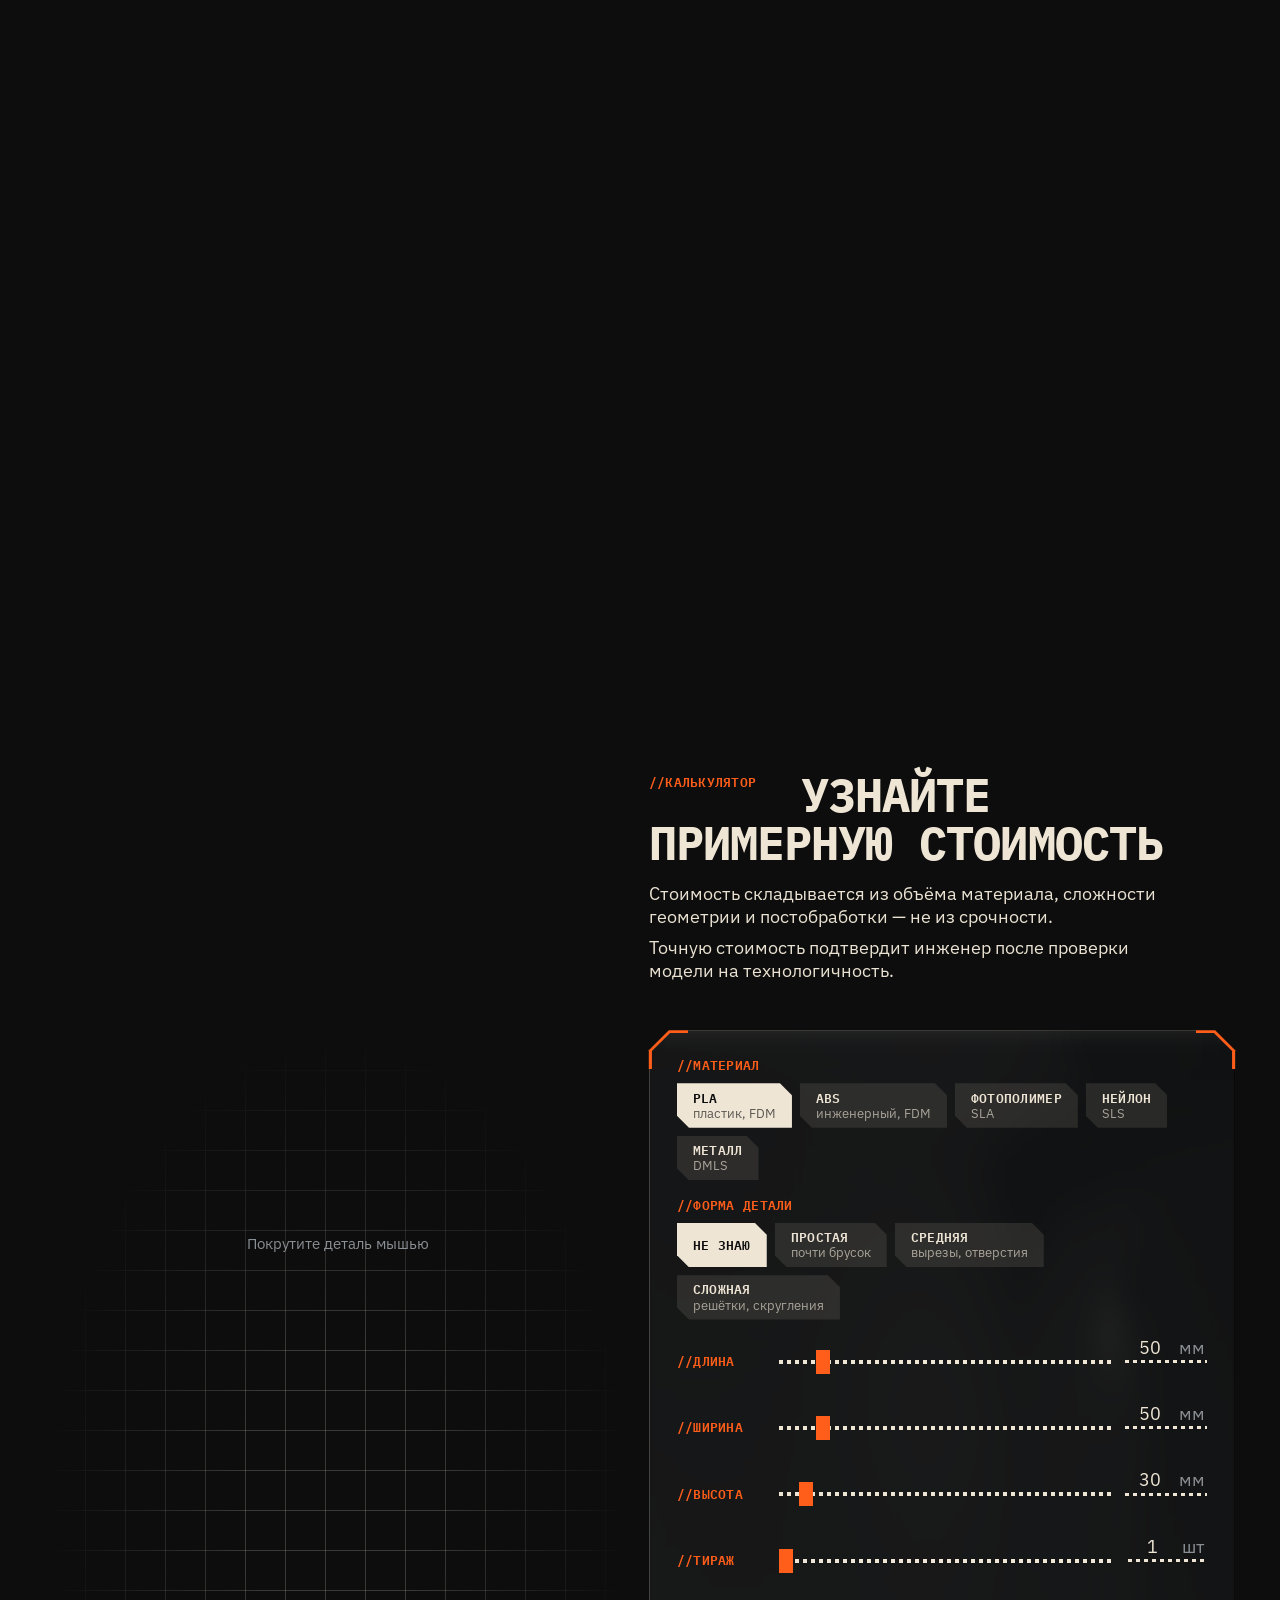
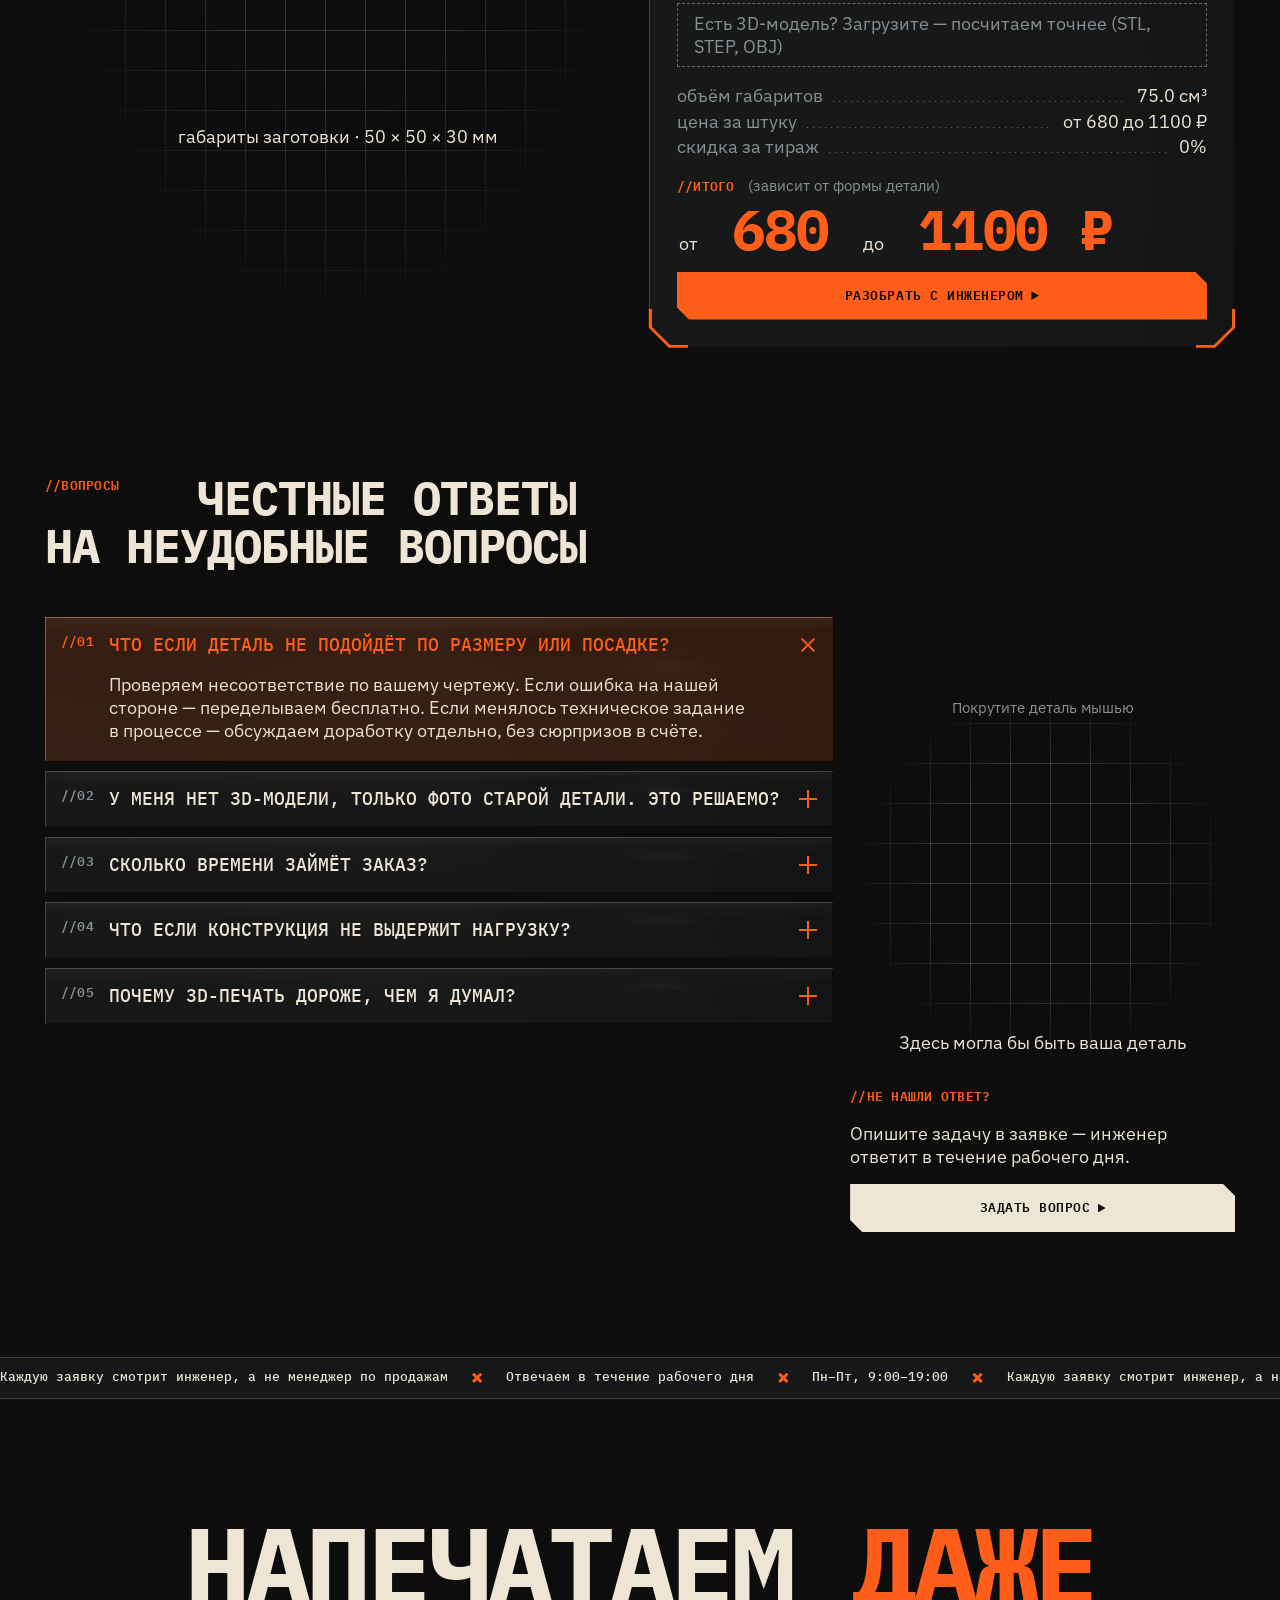
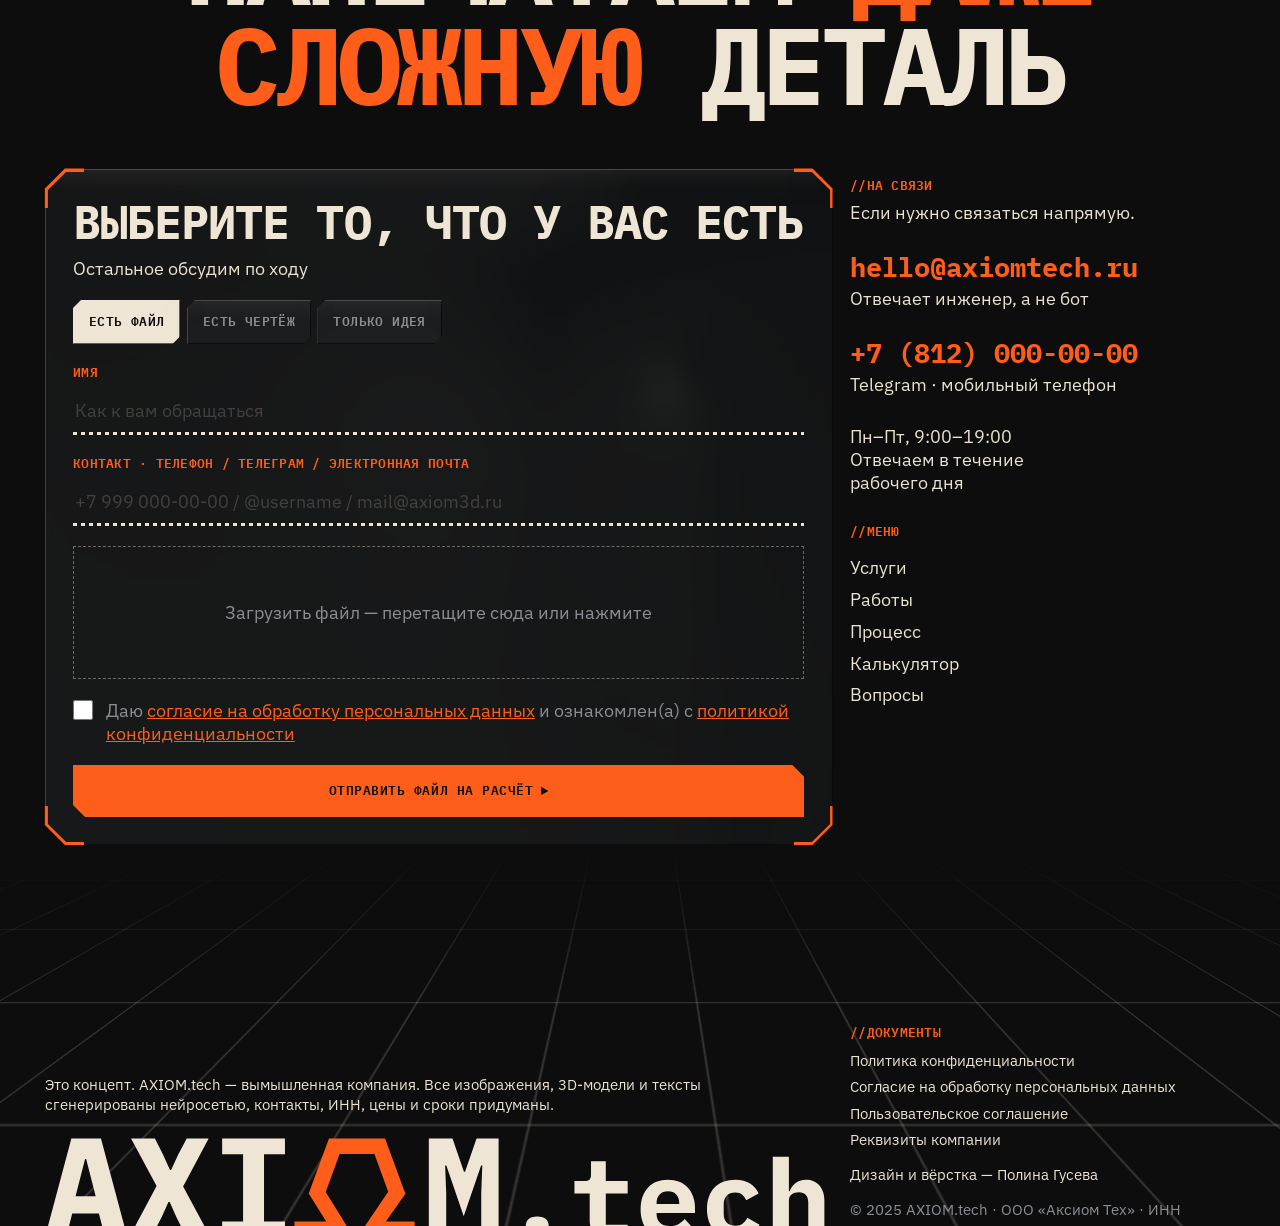
<file: v3/index.html>
<!doctype html>
<html lang="ru"><head><meta charset="utf-8"><title>AXIOM.tech</title>
<meta http-equiv="refresh" content="0; url=../"><link rel="canonical" href="../">
</head><body><a href="../">AXIOM.tech</a></body></html>
</file>
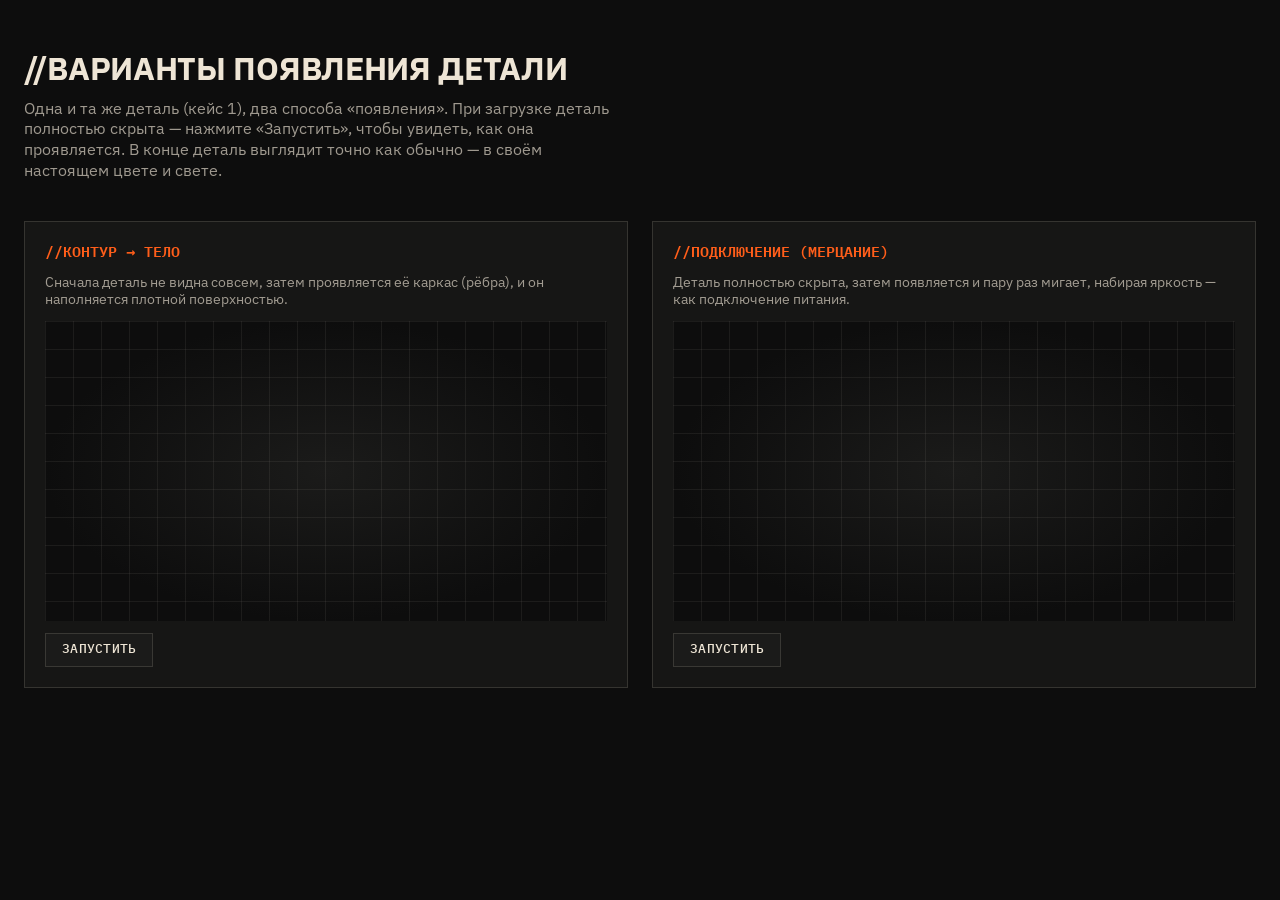
<file: scan-variants.html>
<!doctype html>
<html lang="ru">
<head>
<meta charset="utf-8">
<title>Варианты сканирования — AXIOM.tech</title>
<meta name="viewport" content="width=device-width, initial-scale=1">
<link rel="stylesheet" href="assets/fonts/fonts.css">
<style>
  :root { --bg:#0d0d0d; --panel:#161615; --panel2:#1b1b1a; --cream:#eee5d5; --cream2:rgba(238,229,213,.65); --grey:#8a8f94; --orange:#ff5e1a; --line:rgba(238,229,213,.14); }
  * { box-sizing:border-box; }
  html,body { margin:0; background:var(--bg); color:var(--cream); font:16px/1.3 'IBM Plex Sans', ui-sans-serif, sans-serif; }
  h1 { font:700 clamp(1.5rem,1rem+2vw,2.25rem)/1.1 'IBM Plex Mono', monospace; text-transform:uppercase; letter-spacing:-.01em; margin:0 0 .5rem; }
  .wrap { max-width:1400px; margin:0 auto; padding:3rem 1.5rem 5rem; }
  .lead { color:var(--cream2); max-width:60ch; margin:0 0 2.5rem; font-size:1rem; }
  .grid { display:grid; grid-template-columns:repeat(auto-fit, minmax(300px,1fr)); gap:1.5rem; }
  .card { background:var(--panel); border:1px solid var(--line); padding:1.25rem; display:flex; flex-direction:column; gap:.75rem; }
  .card h2 { font:600 .95rem/1.3 'IBM Plex Mono', monospace; text-transform:uppercase; color:var(--orange); margin:0; }
  .card p { margin:0; font-size:.85rem; color:var(--cream2); min-height:2.6em; }
  .stage { position:relative; height:300px; background:radial-gradient(closest-side, var(--panel2), var(--bg)); overflow:hidden; }
  .stage canvas { display:block; width:100%; height:100%; touch-action:none; }
  .stage::before { content:''; position:absolute; inset:0; pointer-events:none; background-image: linear-gradient(var(--line) 1px, transparent 1px), linear-gradient(90deg, var(--line) 1px, transparent 1px); background-size:28px 28px; opacity:.5; }
  .row { display:flex; gap:.5rem; align-items:center; }
  button.replay { appearance:none; border:1px solid var(--line); background:var(--panel2); color:var(--cream); font:500 .8rem/1 'IBM Plex Mono', monospace; text-transform:uppercase; letter-spacing:.02em; padding:.6rem 1rem; cursor:pointer; }
  button.replay:hover { border-color:var(--orange); color:var(--orange); }
</style>
</head>
<body>
<div class="wrap">
  <h1>//Варианты появления детали</h1>
  <p class="lead">Одна и та же деталь (кейс 1), два способа «появления». При загрузке деталь полностью скрыта — нажмите «Запустить», чтобы увидеть, как она проявляется. В конце деталь выглядит точно как обычно — в своём настоящем цвете и свете.</p>
  <div class="grid" id="grid"></div>
</div>
<script type="importmap">{ "imports": { "three": "./lib/three/three.module.min.js", "three/addons/": "./lib/three/addons/" } }</script>
<script type="module" src="scan-variants.js"></script>
</body>
</html>
</file>
<file: assets/fonts/fonts.css>
/* IBM Plex Mono и IBM Plex Sans — SIL Open Font License 1.1; подключены локально */
/* cyrillic-ext */
@font-face {
  font-family: 'IBM Plex Mono';
  font-style: normal;
  font-weight: 400;
  font-display: swap;
  src: url(./plex-mono-400-cyrillic-ext.woff2) format('woff2');
  unicode-range: U+0460-052F, U+1C80-1C8A, U+20B4, U+2DE0-2DFF, U+A640-A69F, U+FE2E-FE2F;
}
/* cyrillic */
@font-face {
  font-family: 'IBM Plex Mono';
  font-style: normal;
  font-weight: 400;
  font-display: swap;
  src: url(./plex-mono-400-cyrillic.woff2) format('woff2');
  unicode-range: U+0301, U+0400-045F, U+0490-0491, U+04B0-04B1, U+2116;
}
/* latin-ext */
@font-face {
  font-family: 'IBM Plex Mono';
  font-style: normal;
  font-weight: 400;
  font-display: swap;
  src: url(./plex-mono-400-latin-ext.woff2) format('woff2');
  unicode-range: U+0100-02BA, U+02BD-02C5, U+02C7-02CC, U+02CE-02D7, U+02DD-02FF, U+0304, U+0308, U+0329, U+1D00-1DBF, U+1E00-1E9F, U+1EF2-1EFF, U+2020, U+20A0-20AB, U+20AD-20C4, U+2113, U+2C60-2C7F, U+A720-A7FF;
}
/* latin */
@font-face {
  font-family: 'IBM Plex Mono';
  font-style: normal;
  font-weight: 400;
  font-display: swap;
  src: url(./plex-mono-400-latin.woff2) format('woff2');
  unicode-range: U+0000-00FF, U+0131, U+0152-0153, U+02BB-02BC, U+02C6, U+02DA, U+02DC, U+0304, U+0308, U+0329, U+2000-206F, U+20AC, U+2122, U+2191, U+2193, U+2212, U+2215, U+FEFF, U+FFFD;
}
/* cyrillic-ext */
@font-face {
  font-family: 'IBM Plex Mono';
  font-style: normal;
  font-weight: 500;
  font-display: swap;
  src: url(./plex-mono-500-cyrillic-ext.woff2) format('woff2');
  unicode-range: U+0460-052F, U+1C80-1C8A, U+20B4, U+2DE0-2DFF, U+A640-A69F, U+FE2E-FE2F;
}
/* cyrillic */
@font-face {
  font-family: 'IBM Plex Mono';
  font-style: normal;
  font-weight: 500;
  font-display: swap;
  src: url(./plex-mono-500-cyrillic.woff2) format('woff2');
  unicode-range: U+0301, U+0400-045F, U+0490-0491, U+04B0-04B1, U+2116;
}
/* latin-ext */
@font-face {
  font-family: 'IBM Plex Mono';
  font-style: normal;
  font-weight: 500;
  font-display: swap;
  src: url(./plex-mono-500-latin-ext.woff2) format('woff2');
  unicode-range: U+0100-02BA, U+02BD-02C5, U+02C7-02CC, U+02CE-02D7, U+02DD-02FF, U+0304, U+0308, U+0329, U+1D00-1DBF, U+1E00-1E9F, U+1EF2-1EFF, U+2020, U+20A0-20AB, U+20AD-20C4, U+2113, U+2C60-2C7F, U+A720-A7FF;
}
/* latin */
@font-face {
  font-family: 'IBM Plex Mono';
  font-style: normal;
  font-weight: 500;
  font-display: swap;
  src: url(./plex-mono-500-latin.woff2) format('woff2');
  unicode-range: U+0000-00FF, U+0131, U+0152-0153, U+02BB-02BC, U+02C6, U+02DA, U+02DC, U+0304, U+0308, U+0329, U+2000-206F, U+20AC, U+2122, U+2191, U+2193, U+2212, U+2215, U+FEFF, U+FFFD;
}
/* cyrillic-ext */
@font-face {
  font-family: 'IBM Plex Mono';
  font-style: normal;
  font-weight: 600;
  font-display: swap;
  src: url(./plex-mono-600-cyrillic-ext.woff2) format('woff2');
  unicode-range: U+0460-052F, U+1C80-1C8A, U+20B4, U+2DE0-2DFF, U+A640-A69F, U+FE2E-FE2F;
}
/* cyrillic */
@font-face {
  font-family: 'IBM Plex Mono';
  font-style: normal;
  font-weight: 600;
  font-display: swap;
  src: url(./plex-mono-600-cyrillic.woff2) format('woff2');
  unicode-range: U+0301, U+0400-045F, U+0490-0491, U+04B0-04B1, U+2116;
}
/* latin-ext */
@font-face {
  font-family: 'IBM Plex Mono';
  font-style: normal;
  font-weight: 600;
  font-display: swap;
  src: url(./plex-mono-600-latin-ext.woff2) format('woff2');
  unicode-range: U+0100-02BA, U+02BD-02C5, U+02C7-02CC, U+02CE-02D7, U+02DD-02FF, U+0304, U+0308, U+0329, U+1D00-1DBF, U+1E00-1E9F, U+1EF2-1EFF, U+2020, U+20A0-20AB, U+20AD-20C4, U+2113, U+2C60-2C7F, U+A720-A7FF;
}
/* latin */
@font-face {
  font-family: 'IBM Plex Mono';
  font-style: normal;
  font-weight: 600;
  font-display: swap;
  src: url(./plex-mono-600-latin.woff2) format('woff2');
  unicode-range: U+0000-00FF, U+0131, U+0152-0153, U+02BB-02BC, U+02C6, U+02DA, U+02DC, U+0304, U+0308, U+0329, U+2000-206F, U+20AC, U+2122, U+2191, U+2193, U+2212, U+2215, U+FEFF, U+FFFD;
}
/* cyrillic-ext */
@font-face {
  font-family: 'IBM Plex Mono';
  font-style: normal;
  font-weight: 700;
  font-display: swap;
  src: url(./plex-mono-700-cyrillic-ext.woff2) format('woff2');
  unicode-range: U+0460-052F, U+1C80-1C8A, U+20B4, U+2DE0-2DFF, U+A640-A69F, U+FE2E-FE2F;
}
/* cyrillic */
@font-face {
  font-family: 'IBM Plex Mono';
  font-style: normal;
  font-weight: 700;
  font-display: swap;
  src: url(./plex-mono-700-cyrillic.woff2) format('woff2');
  unicode-range: U+0301, U+0400-045F, U+0490-0491, U+04B0-04B1, U+2116;
}
/* latin-ext */
@font-face {
  font-family: 'IBM Plex Mono';
  font-style: normal;
  font-weight: 700;
  font-display: swap;
  src: url(./plex-mono-700-latin-ext.woff2) format('woff2');
  unicode-range: U+0100-02BA, U+02BD-02C5, U+02C7-02CC, U+02CE-02D7, U+02DD-02FF, U+0304, U+0308, U+0329, U+1D00-1DBF, U+1E00-1E9F, U+1EF2-1EFF, U+2020, U+20A0-20AB, U+20AD-20C4, U+2113, U+2C60-2C7F, U+A720-A7FF;
}
/* latin */
@font-face {
  font-family: 'IBM Plex Mono';
  font-style: normal;
  font-weight: 700;
  font-display: swap;
  src: url(./plex-mono-700-latin.woff2) format('woff2');
  unicode-range: U+0000-00FF, U+0131, U+0152-0153, U+02BB-02BC, U+02C6, U+02DA, U+02DC, U+0304, U+0308, U+0329, U+2000-206F, U+20AC, U+2122, U+2191, U+2193, U+2212, U+2215, U+FEFF, U+FFFD;
}
/* cyrillic-ext */
@font-face {
  font-family: 'IBM Plex Sans';
  font-style: normal;
  font-weight: 400;
  font-stretch: 100%;
  font-display: swap;
  src: url(./plex-sans-400-cyrillic-ext.woff2) format('woff2');
  unicode-range: U+0460-052F, U+1C80-1C8A, U+20B4, U+2DE0-2DFF, U+A640-A69F, U+FE2E-FE2F;
}
/* cyrillic */
@font-face {
  font-family: 'IBM Plex Sans';
  font-style: normal;
  font-weight: 400;
  font-stretch: 100%;
  font-display: swap;
  src: url(./plex-sans-400-cyrillic.woff2) format('woff2');
  unicode-range: U+0301, U+0400-045F, U+0490-0491, U+04B0-04B1, U+2116;
}
/* latin-ext */
@font-face {
  font-family: 'IBM Plex Sans';
  font-style: normal;
  font-weight: 400;
  font-stretch: 100%;
  font-display: swap;
  src: url(./plex-sans-400-latin-ext.woff2) format('woff2');
  unicode-range: U+0100-02BA, U+02BD-02C5, U+02C7-02CC, U+02CE-02D7, U+02DD-02FF, U+0304, U+0308, U+0329, U+1D00-1DBF, U+1E00-1E9F, U+1EF2-1EFF, U+2020, U+20A0-20AB, U+20AD-20C4, U+2113, U+2C60-2C7F, U+A720-A7FF;
}
/* latin */
@font-face {
  font-family: 'IBM Plex Sans';
  font-style: normal;
  font-weight: 400;
  font-stretch: 100%;
  font-display: swap;
  src: url(./plex-sans-400-latin.woff2) format('woff2');
  unicode-range: U+0000-00FF, U+0131, U+0152-0153, U+02BB-02BC, U+02C6, U+02DA, U+02DC, U+0304, U+0308, U+0329, U+2000-206F, U+20AC, U+2122, U+2191, U+2193, U+2212, U+2215, U+FEFF, U+FFFD;
}
/* cyrillic-ext */
@font-face {
  font-family: 'IBM Plex Sans';
  font-style: normal;
  font-weight: 600;
  font-stretch: 100%;
  font-display: swap;
  src: url(./plex-sans-600-cyrillic-ext.woff2) format('woff2');
  unicode-range: U+0460-052F, U+1C80-1C8A, U+20B4, U+2DE0-2DFF, U+A640-A69F, U+FE2E-FE2F;
}
/* cyrillic */
@font-face {
  font-family: 'IBM Plex Sans';
  font-style: normal;
  font-weight: 600;
  font-stretch: 100%;
  font-display: swap;
  src: url(./plex-sans-600-cyrillic.woff2) format('woff2');
  unicode-range: U+0301, U+0400-045F, U+0490-0491, U+04B0-04B1, U+2116;
}
/* latin-ext */
@font-face {
  font-family: 'IBM Plex Sans';
  font-style: normal;
  font-weight: 600;
  font-stretch: 100%;
  font-display: swap;
  src: url(./plex-sans-600-latin-ext.woff2) format('woff2');
  unicode-range: U+0100-02BA, U+02BD-02C5, U+02C7-02CC, U+02CE-02D7, U+02DD-02FF, U+0304, U+0308, U+0329, U+1D00-1DBF, U+1E00-1E9F, U+1EF2-1EFF, U+2020, U+20A0-20AB, U+20AD-20C4, U+2113, U+2C60-2C7F, U+A720-A7FF;
}
/* latin */
@font-face {
  font-family: 'IBM Plex Sans';
  font-style: normal;
  font-weight: 600;
  font-stretch: 100%;
  font-display: swap;
  src: url(./plex-sans-600-latin.woff2) format('woff2');
  unicode-range: U+0000-00FF, U+0131, U+0152-0153, U+02BB-02BC, U+02C6, U+02DA, U+02DC, U+0304, U+0308, U+0329, U+2000-206F, U+20AC, U+2122, U+2191, U+2193, U+2212, U+2215, U+FEFF, U+FFFD;
}
/* cyrillic-ext */
@font-face {
  font-family: 'IBM Plex Sans';
  font-style: normal;
  font-weight: 700;
  font-stretch: 100%;
  font-display: swap;
  src: url(./plex-sans-700-cyrillic-ext.woff2) format('woff2');
  unicode-range: U+0460-052F, U+1C80-1C8A, U+20B4, U+2DE0-2DFF, U+A640-A69F, U+FE2E-FE2F;
}
/* cyrillic */
@font-face {
  font-family: 'IBM Plex Sans';
  font-style: normal;
  font-weight: 700;
  font-stretch: 100%;
  font-display: swap;
  src: url(./plex-sans-700-cyrillic.woff2) format('woff2');
  unicode-range: U+0301, U+0400-045F, U+0490-0491, U+04B0-04B1, U+2116;
}
/* latin-ext */
@font-face {
  font-family: 'IBM Plex Sans';
  font-style: normal;
  font-weight: 700;
  font-stretch: 100%;
  font-display: swap;
  src: url(./plex-sans-700-latin-ext.woff2) format('woff2');
  unicode-range: U+0100-02BA, U+02BD-02C5, U+02C7-02CC, U+02CE-02D7, U+02DD-02FF, U+0304, U+0308, U+0329, U+1D00-1DBF, U+1E00-1E9F, U+1EF2-1EFF, U+2020, U+20A0-20AB, U+20AD-20C4, U+2113, U+2C60-2C7F, U+A720-A7FF;
}
/* latin */
@font-face {
  font-family: 'IBM Plex Sans';
  font-style: normal;
  font-weight: 700;
  font-stretch: 100%;
  font-display: swap;
  src: url(./plex-sans-700-latin.woff2) format('woff2');
  unicode-range: U+0000-00FF, U+0131, U+0152-0153, U+02BB-02BC, U+02C6, U+02DA, U+02DC, U+0304, U+0308, U+0329, U+2000-206F, U+20AC, U+2122, U+2191, U+2193, U+2212, U+2215, U+FEFF, U+FFFD;
}
</file>
<file: css/brackets.css>
/* Угловые скобки: 4 уголка (TL, TR, BL, BR) фоном ::after. Цвет — модификатор .bk--orange / --cream / --ink.
   Плитка выдвинута на 1px за край карточки (inset:-1px), а линия толще и заходит за скос — иначе на дробных размерах
   между уголком и краем остаётся просвет заливки. Лишнее обрезает clip-path самой карточки. */
:root{
  --bk-orange: url("data:image/svg+xml,%3Csvg xmlns=%22http://www.w3.org/2000/svg%22 viewBox=%220 0 40 40%22 fill=%22none%22%3E%3Cpath transform=%22translate(0 0) scale(1 1)%22 d=%22M1.43 40V21.06L21.06 1.43H40%22 stroke=%22%23FF5E1A%22 stroke-width=%225%22/%3E%3C/svg%3E"), url("data:image/svg+xml,%3Csvg xmlns=%22http://www.w3.org/2000/svg%22 viewBox=%220 0 40 40%22 fill=%22none%22%3E%3Cpath transform=%22translate(40 0) scale(-1 1)%22 d=%22M1.43 40V21.06L21.06 1.43H40%22 stroke=%22%23FF5E1A%22 stroke-width=%225%22/%3E%3C/svg%3E"), url("data:image/svg+xml,%3Csvg xmlns=%22http://www.w3.org/2000/svg%22 viewBox=%220 0 40 40%22 fill=%22none%22%3E%3Cpath transform=%22translate(0 40) scale(1 -1)%22 d=%22M1.43 40V21.06L21.06 1.43H40%22 stroke=%22%23FF5E1A%22 stroke-width=%225%22/%3E%3C/svg%3E"), url("data:image/svg+xml,%3Csvg xmlns=%22http://www.w3.org/2000/svg%22 viewBox=%220 0 40 40%22 fill=%22none%22%3E%3Cpath transform=%22translate(40 40) scale(-1 -1)%22 d=%22M1.43 40V21.06L21.06 1.43H40%22 stroke=%22%23FF5E1A%22 stroke-width=%225%22/%3E%3C/svg%3E");
  --bk-cream: url("data:image/svg+xml,%3Csvg xmlns=%22http://www.w3.org/2000/svg%22 viewBox=%220 0 40 40%22 fill=%22none%22%3E%3Cpath transform=%22translate(0 0) scale(1 1)%22 d=%22M1.43 40V21.06L21.06 1.43H40%22 stroke=%22%23EAE2D2%22 stroke-width=%225%22/%3E%3C/svg%3E"), url("data:image/svg+xml,%3Csvg xmlns=%22http://www.w3.org/2000/svg%22 viewBox=%220 0 40 40%22 fill=%22none%22%3E%3Cpath transform=%22translate(40 0) scale(-1 1)%22 d=%22M1.43 40V21.06L21.06 1.43H40%22 stroke=%22%23EAE2D2%22 stroke-width=%225%22/%3E%3C/svg%3E"), url("data:image/svg+xml,%3Csvg xmlns=%22http://www.w3.org/2000/svg%22 viewBox=%220 0 40 40%22 fill=%22none%22%3E%3Cpath transform=%22translate(0 40) scale(1 -1)%22 d=%22M1.43 40V21.06L21.06 1.43H40%22 stroke=%22%23EAE2D2%22 stroke-width=%225%22/%3E%3C/svg%3E"), url("data:image/svg+xml,%3Csvg xmlns=%22http://www.w3.org/2000/svg%22 viewBox=%220 0 40 40%22 fill=%22none%22%3E%3Cpath transform=%22translate(40 40) scale(-1 -1)%22 d=%22M1.43 40V21.06L21.06 1.43H40%22 stroke=%22%23EAE2D2%22 stroke-width=%225%22/%3E%3C/svg%3E");
  --bk-ink: url("data:image/svg+xml,%3Csvg xmlns=%22http://www.w3.org/2000/svg%22 viewBox=%220 0 40 40%22 fill=%22none%22%3E%3Cpath transform=%22translate(0 0) scale(1 1)%22 d=%22M1.43 40V21.06L21.06 1.43H40%22 stroke=%22%2314171A%22 stroke-width=%225%22/%3E%3C/svg%3E"), url("data:image/svg+xml,%3Csvg xmlns=%22http://www.w3.org/2000/svg%22 viewBox=%220 0 40 40%22 fill=%22none%22%3E%3Cpath transform=%22translate(40 0) scale(-1 1)%22 d=%22M1.43 40V21.06L21.06 1.43H40%22 stroke=%22%2314171A%22 stroke-width=%225%22/%3E%3C/svg%3E"), url("data:image/svg+xml,%3Csvg xmlns=%22http://www.w3.org/2000/svg%22 viewBox=%220 0 40 40%22 fill=%22none%22%3E%3Cpath transform=%22translate(0 40) scale(1 -1)%22 d=%22M1.43 40V21.06L21.06 1.43H40%22 stroke=%22%2314171A%22 stroke-width=%225%22/%3E%3C/svg%3E"), url("data:image/svg+xml,%3Csvg xmlns=%22http://www.w3.org/2000/svg%22 viewBox=%220 0 40 40%22 fill=%22none%22%3E%3Cpath transform=%22translate(40 40) scale(-1 -1)%22 d=%22M1.43 40V21.06L21.06 1.43H40%22 stroke=%22%2314171A%22 stroke-width=%225%22/%3E%3C/svg%3E");
}
.bk--orange{ --bk-set: var(--bk-orange); }
.bk--cream{ --bk-set: var(--bk-cream); }
.bk--ink{ --bk-set: var(--bk-ink); }
.bk::after, .case__main::after, .case__stats::after { background-image: var(--bk-set); inset: -1px; }
.case { --bk-set: var(--bk-orange); }
.case--dark { --bk-set: var(--bk-ink); }
</file>
<file: css/progress.css>
/* Полоса «печати» внизу экрана */
#axprint{
  position:fixed; left:0; right:0; bottom:0;
  z-index:2147483000;               /* чуть ниже курсора (2147483647) */
  font-family:'IBM Plex Mono', ui-monospace, monospace;
  opacity:0;
  transform:translateY(100%);
  transition:opacity .4s ease, transform .4s ease;
}
#axprint.is-ready{ opacity:1; transform:translateY(0); }

.axp-bar{
  height:56px;
  display:flex; align-items:stretch;
  background:rgba(13,13,13,.9);
  backdrop-filter:blur(8px); -webkit-backdrop-filter:blur(8px);
  border-top:1px solid rgba(238,229,213,.1);
}

.axp-layer, .axp-chapter{
  display:flex; align-items:center; flex:none;
  padding:0 20px; white-space:nowrap;
  font-size:var(--fs-small); letter-spacing:.1em; text-transform:uppercase;
  color:rgba(238,229,213,.45);
}
.axp-layer b{ color:#EEE5D5; font-weight:500; font-variant-numeric:tabular-nums; margin:0 2px; }
.axp-layer span{ color:rgba(238,229,213,.35); }

.axp-status{
  display:inline-block; width:6px; height:6px; flex:none;
  background:#FF5E1A;
  margin-right:8px;
  animation:axp-pulse 1.1s ease-in-out infinite;
}
.axp-status-txt{ color:#EEE5D5; margin-right:12px; }
.axp-divider{ width:1px; height:14px; background:rgba(238,229,213,.15); margin-right:12px; flex:none; }

#axprint.is-idle .axp-status{ animation:none; background:rgba(238,229,213,.3); }
#axprint.is-idle .axp-status-txt{ color:rgba(238,229,213,.4); }

#axprint.is-complete .axp-status{ animation:none; background:#FF5E1A; }
#axprint.is-complete .axp-status-txt{ color:#FF5E1A; }

@keyframes axp-pulse{
  0%, 100%{ opacity:1; transform:scale(1); }
  50%{ opacity:.25; transform:scale(.65); }
}

.axp-chapter{ justify-content:flex-end; }
.axp-chapter__no{ color:#FF5E1A; font-variant-numeric:tabular-nums; margin-right:10px; flex:none; }
.axp-chapter__name{ color:#EEE5D5; max-width:220px; overflow:hidden; text-overflow:ellipsis; }

.axp-rail{ position:relative; flex:1; display:flex; align-items:center; min-width:0; }

.axp-segs{ position:relative; display:flex; gap:2px; width:100%; height:34px; }

.axp-seg{
  position:relative; flex:1; min-width:0;
  background:rgba(238,229,213,.08);
  border:0; padding:0; cursor:pointer; overflow:hidden;
}
.axp-seg__fill{
  position:absolute; left:0; top:0; bottom:0; width:0%;
  background:#FF5E1A;
  background-image:repeating-linear-gradient(45deg, rgba(0,0,0,.18) 0 3px, transparent 3px 6px);
  transition:width .15s linear;
}
.axp-seg__no{
  position:absolute; left:5px; right:5px; bottom:4px; z-index:2;
  font-size:var(--fs-label); letter-spacing:.04em; color:rgba(238,229,213,.4);
  white-space:nowrap; overflow:hidden; text-overflow:ellipsis;
  text-align:left;
  transition:color .2s ease;
}
.axp-seg.is-done .axp-seg__no{ color:rgba(13,13,13,.75); }
.axp-seg:hover .axp-seg__no{ color:#EEE5D5; }

.axp-head{
  position:absolute; top:-3px; left:0%;
  width:0; height:0;
  border-left:5px solid transparent;
  border-right:5px solid transparent;
  border-top:6px solid #EEE5D5;
  transform:translateX(-50%);
  transition:left .12s linear;
  pointer-events:none;
}

@media (max-width:760px){
  .axp-bar{ height:46px; }
  .axp-layer, .axp-chapter{ padding:0 12px; font-size:var(--fs-label); }
  .axp-segs{ height:26px; }
  .axp-seg__no{ display:none; }
  .axp-chapter__name{ display:none; }
}

@media (max-width:480px){
  .axp-status-txt, .axp-divider{ display:none; }
  .axp-status{ margin-right:0; }
}

@media (prefers-reduced-motion:reduce){
  .axp-seg__fill, .axp-head{ transition:none; }
  .axp-status{ animation:none; }
}
</file>
<file: lib/lenis.css>
html.lenis,
html.lenis body {
  height: auto;
}

.lenis:not(.lenis-autoToggle).lenis-stopped {
  overflow: clip;
}

.lenis [data-lenis-prevent],
.lenis [data-lenis-prevent-wheel],
.lenis [data-lenis-prevent-touch],
.lenis [data-lenis-prevent-vertical],
.lenis [data-lenis-prevent-horizontal] {
  overscroll-behavior: contain;
}

.lenis.lenis-smooth iframe {
  pointer-events: none;
}

.lenis.lenis-autoToggle {
  transition-property: overflow;
  transition-duration: 1ms;
  transition-behavior: allow-discrete;
}
</file>
<file: css/cursor.css>
/* Курсор-визир */
html.axc-on, html.axc-on *{ cursor:none !important; }
html.axc-native, html.axc-native *{ cursor:auto !important; }
html.axc-native #axc{ opacity:0 !important; }

#axc{
  --axc-ink:#EEE5D5;                      /* «рамка»: линии, уголки, координаты */
  --axc-line:rgba(238,229,213,0.15);
  --axc-orange:#FF5E1A;                   /* прицел — не меняется никогда */

  position:fixed; inset:0;
  pointer-events:none;
  z-index:2147483647;
  opacity:0;
  transition:opacity .25s ease;
}
#axc.is-on{ opacity:1; }

/* светлый участок — рамка становится тёмной */
#axc.is-light{
  --axc-ink:#0D0D0D;
  --axc-line:rgba(13,13,13,0.18);
}

@media (max-width:1023px){ #axc{ display:none !important; } }

.axc__v,.axc__h,.axc__dot,.axc__co,.axc__ret{ position:absolute; top:0; left:0; display:block; }

.axc__v{ width:1px; height:100%; margin-left:-.5px; background:var(--axc-line);
         transition:background-color .25s ease;
         will-change:transform; backface-visibility:hidden; }
.axc__h{ height:1px; width:100%; margin-top:-.5px;  background:var(--axc-line);
         transition:background-color .25s ease;
         will-change:transform; backface-visibility:hidden; }

/* перекрестие на истинной позиции — всегда оранжевое */
.axc__dot{ width:14px; height:14px; margin:-7px 0 0 -7px;
           color:var(--axc-orange); will-change:transform; }
.axc__dot svg{ display:block; width:100%; height:100%; }

.axc__co{
  font-family:'IBM Plex Mono', ui-monospace, monospace;
  font-size:var(--fs-label); line-height:9px; font-weight:400;
  letter-spacing:.06em; white-space:nowrap;
  color:var(--axc-ink); opacity:.55;
  font-variant-numeric:tabular-nums;
  font-feature-settings:"tnum" 1,"lnum" 1;
  -webkit-font-smoothing:antialiased;
  transition:color .25s ease;
  will-change:transform;
}

.axc__ret{
  width:40px; height:40px;
  color:var(--axc-ink);
  transition:color .2s ease;
  will-change:transform,width,height;
}
#axc.is-lock .axc__ret{ color:var(--axc-orange); }   /* захват — всегда оранжевый */
/* на оранжевом фоне оранжевые перекрестие и рамка захвата теряются — на нём и то, и другое белое */
#axc.is-onorange .axc__dot{ color:#fff; }
#axc.is-onorange.is-lock .axc__ret{ color:#fff; }

.axc__c{ position:absolute; width:20px; height:20px; }
.axc__c svg{ display:block; width:100%; height:100%; overflow:visible; }
.axc__c--tl{ top:-2px;    left:-2px; }
.axc__c--tr{ top:-2px;    right:-2px;  transform:scaleX(-1); }
.axc__c--br{ bottom:-2px; right:-2px;  transform:scale(-1,-1); }
.axc__c--bl{ bottom:-2px; left:-2px;   transform:scaleY(-1); }

/* Наведение на то, что нажимается: крестик с «пружиной» поворачивается в «×» и становится крупнее (линии, координаты и рамка в проекте скрыты) */
.axc__dot svg{ transition:transform .3s cubic-bezier(.34,1.56,.64,1); }
#axc.is-lock .axc__dot svg{ transform:rotate(45deg) scale(1.5); }
@media (prefers-reduced-motion:reduce){ .axc__dot svg{ transition:none; } }
</file>
<file: style.css>
/* ==========================================================================
   AXIOM.tech — версия 3: «пульт принтера» (HUD)
   Приёмы: HUD-панели со скошенными углами и служебными метками, огромные
   заголовки с маркером ▶, бегущие строки, досье кейсов, этапы по прокрутке,
   печатающаяся 3D-модель на первом экране, лучи лазера.
   Цвета и шрифты — фирменные; размеры текста и отступы — clamp.
   ========================================================================== */
:root {
  --bg: #0d0d0d;
  --panel: #151719;
  --panel-2: #1b1e21;
  --cream: #eee5d5;
  --cream-2: #eae2d2;
  --orange: #ff5e1a;
  --grey: #8a8f94;
  --steel: #b9bfc6;
  --line: rgba(238, 229, 213, 0.2);
  --line-2: rgba(238, 229, 213, 0.4);

  --font-mono: 'IBM Plex Mono', ui-monospace, Menlo, Consolas, monospace;
  --font-sans: 'IBM Plex Sans', ui-sans-serif, system-ui, 'Segoe UI', Arial, sans-serif;

  --fs-mega:  clamp(2.75rem, 1.2rem + 7vw, 11rem);
  --fs-h1:    clamp(2.125rem, 1.553rem + 2.441vw, 5.3125rem);
  --fs-h2:    clamp(1.75rem, 1.2rem + 2.2vw, 4.5rem);
  --fs-sub:   clamp(1.25rem, 1.074rem + 0.7512vw, 2.25rem);
  --fs-text:  clamp(1rem, 0.956rem + 0.1878vw, 1.25rem);
  --fs-small: clamp(0.875rem, 0.853rem + 0.0939vw, 1rem);
  --fs-label: clamp(0.72rem, 0.68rem + 0.15vw, 0.875rem);

  --gutter: clamp(1.25rem, 0.6064rem + 2.746vw, 5rem);
  --section-gap: clamp(4.5rem, 3rem + 6vw, 12rem);
  --card-pad: clamp(1.1rem, 0.8rem + 1.2vw, 2.25rem);
  --gap: clamp(0.625rem, 0.3rem + 1vw, 1.5rem);
  /* Межстрочный интервал: основа — обычный текст 130%; мельче текст — больше интервал, заголовки — плотнее */
  --lh-text: 1.3;
  --lh-small: 1.4;
  --lh-label: 1.45;
  --lh-sub: 1.2;
  --wrap: 2400px;
  --measure: 65ch;
  --cut: clamp(14px, 10px + 1vw, 28px);
  --ease: cubic-bezier(.16, .84, .44, 1);
}

*, *::before, *::after { box-sizing: border-box; }
[hidden] { display: none !important; }
html { -webkit-text-size-adjust: 100%; overflow-x: clip; }
body {
  margin: 0; overflow-x: clip;
  background: var(--bg);
  color: var(--cream);
  font: 400 var(--fs-text)/var(--lh-text) var(--font-sans);
  -webkit-font-smoothing: antialiased;
}
img, video, canvas { display: block; max-width: 100%; }
a { color: inherit; }
h1, h2, h3, p, ul, ol, dl, dd, figure { margin: 0; padding: 0; }
ul, ol { list-style: none; }
button, input, select { font: inherit; color: inherit; }
button { cursor: pointer; }
:focus-visible { outline: 2px solid var(--orange); outline-offset: 3px; }
::selection { background: var(--orange); color: var(--bg); }

/* Звёздная пыль: редкие точки по всему фону */
body::before {
  content: ''; position: fixed; inset: 0; z-index: -1; pointer-events: none;
  background-image: radial-gradient(rgba(238, 229, 213, 0.2) 1px, transparent 1.2px);
  background-size: 46px 46px;
  opacity: .5;
}
.noise { display: none; }

.wrap { width: 100%; max-width: var(--wrap); margin-inline: auto; padding-inline: var(--gutter); }
.label { font: 600 var(--fs-label)/1.4 var(--font-mono); letter-spacing: .02em; color: var(--grey); }
.label--o { color: var(--orange); }
.section { padding-top: var(--section-gap); position: relative; }

/* Заголовок с маркером ▶ */
.title {
  display: grid; grid-template-columns: auto minmax(0, 1fr); align-items: start; column-gap: .35em;
  font: 700 var(--fs-h2)/1.02 var(--font-mono); text-transform: uppercase; letter-spacing: -.02em;
  text-wrap: balance;
}
.title::before {
  content: ''; flex: none; width: .42em; height: .52em; margin-top: .22em;
  background: var(--orange); clip-path: polygon(0 0, 100% 50%, 0 100%);
}
.title small { grid-column: 2; display: block; margin-top: .9rem; font: 400 var(--fs-label)/var(--lh-small) var(--font-mono); text-transform: none; letter-spacing: 0; color: var(--grey); }
.head-row { display: grid; grid-template-columns: repeat(12, minmax(0, 1fr)); column-gap: var(--gap); row-gap: 1rem; margin-bottom: clamp(1.75rem, 1rem + 2.5vw, 4rem); align-items: end; }
.head-row .title { grid-column: 1 / 9; }
.head-row .lead { grid-column: 9 / 13; }
.lead { max-width: var(--measure); color: var(--cream-2); font-size: var(--fs-text); }
@media (max-width: 1000px) { .head-row .title, .head-row .lead { grid-column: 1 / -1; } }

/* --------------------------------------------------------------------------
   HUD-панель: рамка 1px со скошенными углами + служебная планка сверху
   -------------------------------------------------------------------------- */
.hud {
  --c: var(--cut);
  --frame: var(--line-2);
  position: relative;
  background: var(--frame);
  padding: 1px;
  clip-path: polygon(var(--c) 0, 100% 0, 100% calc(100% - var(--c)), calc(100% - var(--c)) 100%, 0 100%, 0 var(--c));
}
.hud__in {
  position: relative; height: 100%;
  background: var(--panel);
  clip-path: polygon(calc(var(--c) - .4px) 0, 100% 0, 100% calc(100% - var(--c) + .4px), calc(100% - var(--c) + .4px) 100%, 0 100%, 0 calc(var(--c) - .4px));
  padding: var(--card-pad);
}
/* «··· ▬» — планка в правом верхнем углу */
.hud__tab { position: absolute; top: 9px; right: calc(var(--c) + 10px); display: flex; align-items: center; gap: 6px; pointer-events: none; }
.hud__tab i { width: 3px; height: 3px; background: var(--line-2); }
.hud__tab b { width: clamp(28px, 2vw + 16px, 46px); height: 4px; background: var(--cream); }
/* Вертикальная подпись сбоку */
.hud__side { position: absolute; left: 8px; top: 50%; transform: translateY(-50%) rotate(180deg); writing-mode: vertical-rl; font: 500 10px/1 var(--font-mono); letter-spacing: .12em; color: var(--grey); text-transform: uppercase; pointer-events: none; }
/* Плашка-подпись снизу */
.hud__bar { display: flex; align-items: center; justify-content: space-between; gap: .75rem; min-height: 2.4rem; padding: .45rem .8rem; border: 1px solid var(--line-2); font: 500 var(--fs-label)/1.3 var(--font-mono); color: var(--cream-2); clip-path: polygon(0 0, calc(100% - 10px) 0, 100% 10px, 100% 100%, 0 100%); }
/* Внешние угловые скобки */
.brk { position: relative; }
.brk::after {
  content: ''; position: absolute; inset: -7px; pointer-events: none;
  --b: var(--cream);
  background:
    linear-gradient(var(--b), var(--b)) left top / 22px 2px, linear-gradient(var(--b), var(--b)) left top / 2px 22px,
    linear-gradient(var(--b), var(--b)) right bottom / 22px 2px, linear-gradient(var(--b), var(--b)) right bottom / 2px 22px;
  background-repeat: no-repeat;
}

/* Кнопки — светлая плашка со скосом и «>>» */
.btn {
  position: relative; display: inline-flex; align-items: center; justify-content: center; gap: .6em;   /* стрелки — на расстоянии обычного пробела от текста */
  min-height: 3rem; padding: .75rem 1.2rem; border: 0;
  background: var(--cream); color: var(--bg);
  font: 600 var(--fs-label)/1.2 var(--font-mono); text-transform: uppercase; letter-spacing: .04em; text-decoration: none;
  clip-path: polygon(0 0, calc(100% - 12px) 0, 100% 12px, 100% 100%, 12px 100%, 0 calc(100% - 12px));
  transition: background-color .2s, color .2s;
}
.btn::after { content: ''; flex: none; width: .6em; height: .68em; background: currentColor; clip-path: polygon(0 0, 100% 50%, 0 100%); transform-origin: 40% 50%; }      /* треугольник, как у пунктов «когда да»; цвет текста кнопки */
.btn:hover::after { animation: btnTri .7s cubic-bezier(.3, .7, .2, 1); }
@keyframes btnTri { to { transform: rotate(360deg); } }
@media (prefers-reduced-motion: reduce) { .btn:hover::after { animation: none; } }
.btn:hover { background: var(--orange); color: var(--bg); }
.btn--o { background: var(--orange); color: var(--bg); }
.btn--o:hover { background: var(--cream); }
.btn--line { background: transparent; color: var(--cream); box-shadow: inset 0 0 0 1px var(--line-2); clip-path: none; }
.btn--line:hover { background: var(--cream); color: var(--bg); }

/* --------------------------------------------------------------------------
   Шапка
   -------------------------------------------------------------------------- */
.top { position: fixed; inset: 0 0 auto 0; z-index: 70; transition: background-color .3s, backdrop-filter .3s; }
.top.is-solid { background: rgba(13, 13, 13, 0.8); backdrop-filter: blur(14px); -webkit-backdrop-filter: blur(14px); }
.top__in { display: flex; align-items: center; justify-content: space-between; gap: 1.5rem; min-height: 4rem; }
.logo { display: block; width: clamp(7.5rem, 6.2rem + .9vw, 9.5rem); aspect-ratio: 150 / 31; position: relative; flex: none; }
.logo img:first-child { width: 100%; height: 100%; }
.logo img + img { position: absolute; left: 28.67%; top: 25.8%; width: 14%; height: 54.8%; }
.nav { display: flex; gap: clamp(.75rem, .2rem + 1.4vw, 2.25rem); font: 500 var(--fs-label)/1 var(--font-mono); }
.nav a { text-decoration: none; color: var(--cream-2); padding: .6rem 0; transition: color .2s; }
.nav a::before { content: '('; color: var(--grey); } .nav a::after { content: ')'; color: var(--grey); }
.nav a:hover, .nav a.is-on { color: var(--orange); }
.top__right { display: flex; align-items: center; gap: 1rem; }
.burger { display: none; width: 2.75rem; height: 2.75rem; border: 0; background: none; position: relative; }
.burger i, .burger i::before, .burger i::after { position: absolute; left: 50%; width: 24px; height: 2px; margin-left: -12px; background: var(--cream); transition: transform .3s var(--ease), opacity .2s; }
.burger i { top: 50%; } .burger i::before, .burger i::after { content: ''; left: 0; margin: 0; } .burger i::before { top: -7px; } .burger i::after { top: 7px; }
.menu-open .burger i { background: transparent; } .menu-open .burger i::before { transform: translateY(7px) rotate(45deg); } .menu-open .burger i::after { transform: translateY(-7px) rotate(-45deg); }
.mmenu { position: fixed; inset: 0; z-index: 65; background: rgba(13, 13, 13, 0.9); display: none; flex-direction: column; justify-content: center; gap: .4rem; padding: 6rem var(--gutter) 3rem; }
.menu-open .mmenu { display: flex; }
.mmenu a { font: 700 clamp(1.75rem, 8vw, 3rem)/1.2 var(--font-mono); text-transform: uppercase; text-decoration: none; }
.mmenu a span { color: var(--orange); font-size: .45em; vertical-align: super; margin-right: .5rem; }
@media (max-width: 1000px) { .nav, .top__right .btn { display: none; } .burger { display: block; } }

/* --------------------------------------------------------------------------
   Первый экран: печатающаяся модель на перспективной сетке
   -------------------------------------------------------------------------- */
.hero { position: relative; min-height: max(44rem, 100svh); display: flex; flex-direction: column; justify-content: flex-end; overflow: hidden; }
.hero__canvas { position: absolute; inset: 0; width: 100%; height: 100%; }
.hero__ui { position: relative; z-index: 2; display: grid; grid-template-columns: repeat(12, minmax(0, 1fr)); column-gap: var(--gap); row-gap: 1.5rem; align-items: end; padding-block: 7rem clamp(2rem, 1rem + 3vw, 4rem); pointer-events: none; }
.hero__ui > * { pointer-events: auto; }
.hero__title { grid-column: 1 / 9; font: 700 var(--fs-h1)/1.02 var(--font-mono); text-transform: uppercase; letter-spacing: -.02em; text-wrap: balance; text-shadow: 0 2px 30px rgba(0, 0, 0, 0.6); }
.hero__title em { font-style: normal; color: var(--grey); }
.hero__side { grid-column: 9 / 13; display: grid; gap: 1rem; }
.hero__side p { color: var(--cream-2); font-size: var(--fs-small); line-height: var(--lh-small); }
.hero__ctas { display: flex; flex-wrap: wrap; gap: .6rem; }
.hero__hudl, .hero__hudr { position: absolute; z-index: 2; top: 6rem; font: 500 var(--fs-label)/var(--lh-small) var(--font-mono); color: var(--grey); }
.hero__hudl { left: var(--gutter); } .hero__hudr { right: var(--gutter); text-align: right; }
.hero__hudl b, .hero__hudr b { color: var(--cream); font-weight: 600; }
.hero__hudl .live { color: var(--orange); }
.hero__scroll { position: absolute; z-index: 2; left: 50%; bottom: 1rem; transform: translateX(-50%); font: 500 10px/1 var(--font-mono); color: var(--grey); letter-spacing: .2em; }
@media (max-width: 1000px) { .hero__title, .hero__side { grid-column: 1 / -1; } .hero__hudr { display: none; } }

/* --------------------------------------------------------------------------
   Бегущая строка
   -------------------------------------------------------------------------- */
.hero + .ticker { margin-top: 0; }
.ticker { position: relative; overflow: hidden; border-block: 1px solid var(--line); background: var(--panel); margin-top: var(--section-gap); }
.ticker__track { display: flex; width: max-content; animation: tick 40s linear infinite; }
.ticker span { white-space: nowrap; padding: .85rem 0; font: 500 var(--fs-label)/1 var(--font-mono); color: var(--cream-2); }
.ticker span::after { content: '✕'; color: var(--orange); margin: 0 1.5rem; }
.ticker--o { background: var(--orange); border-color: var(--orange); }
.ticker--o span { color: var(--bg); } .ticker--o span::after { color: var(--bg); }
.ticker--rev .ticker__track { animation-direction: reverse; }
@keyframes tick { to { transform: translateX(-50%); } }

/* --------------------------------------------------------------------------
   Услуги — сетка HUD-карточек
   -------------------------------------------------------------------------- */
.svc { display: grid; grid-template-columns: minmax(0, 1fr); gap: var(--gap); }
@media (min-width: 700px)  { .svc { grid-template-columns: repeat(2, minmax(0, 1fr)); } }
@media (min-width: 1200px) { .svc { grid-template-columns: repeat(3, minmax(0, 1fr)); } }
.svc .hud { transition: transform .5s var(--ease), --frame .3s; }
.svc .hud__in { display: flex; flex-direction: column; gap: 1rem; min-height: clamp(26rem, 20rem + 10vw, 34rem); padding-left: calc(var(--card-pad) + 14px); overflow: hidden; }
.svc__vis { position: relative; height: clamp(9rem, 6rem + 6vw, 14rem); display: grid; place-items: center; }
.svc__vis svg { width: auto; height: 82%; color: var(--cream-2); transition: opacity .4s, transform .6s var(--ease); }
.svc__vis img { position: absolute; inset: 0; width: 100%; height: 100%; object-fit: cover; opacity: 0; filter: grayscale(1) contrast(1.1); transform: scale(1.06); transition: opacity .5s, transform .8s var(--ease), filter .6s; clip-path: polygon(14px 0, 100% 0, 100% calc(100% - 14px), calc(100% - 14px) 100%, 0 100%, 0 14px); }
.svc .hud:hover .svc__vis img, .svc .hud:focus-within .svc__vis img { opacity: 1; transform: none; filter: grayscale(.2); }
.svc .hud:hover .svc__vis svg, .svc .hud:focus-within .svc__vis svg { opacity: 0; transform: scale(.9); }
.svc .hud:hover { --frame: var(--orange); }
.svc h3 { font: 700 var(--fs-sub)/var(--lh-sub) var(--font-mono); text-transform: uppercase; text-wrap: balance; }
.svc p { font-size: var(--fs-small); line-height: var(--lh-small); color: var(--cream-2); max-width: var(--measure); }
.svc ul { margin-top: auto; display: grid; gap: .1rem; }
.svc li { display: flex; justify-content: space-between; gap: .75rem; padding: .4rem 0; font: 400 var(--fs-label)/1.4 var(--font-mono); color: var(--grey); }
.svc li b { color: var(--cream); font-weight: 500; text-align: right; }
.svc li .lead-dots { flex: 1; border-bottom: 1px dotted var(--line-2); transform: translateY(-.35em); min-width: 1rem; }
.svc .hud--accent { --frame: var(--orange); }
.svc .hud--accent .hud__in { background: var(--orange); color: var(--bg); }
.svc .hud--accent p, .svc .hud--accent li, .svc .hud--accent li b, .svc .hud--accent .hud__side { color: var(--bg); }
.svc .hud--accent .lead-dots { border-color: rgba(13, 13, 13, 0.5); }
.svc .hud--accent svg { color: var(--bg); }
.svc .hud--accent .hud__tab b { background: var(--bg); }
.svc .hud--accent .hud__tab i { background: rgba(13, 13, 13, 0.5); }

/* --------------------------------------------------------------------------
   Досье кейсов
   -------------------------------------------------------------------------- */
.dossier__tabs { display: flex; flex-wrap: wrap; gap: .4rem; margin-bottom: 1rem; }
.dossier__tabs button { min-height: 2.75rem; padding: .5rem 1rem; border: 1px solid var(--line-2); background: none; font: 500 var(--fs-label)/1 var(--font-mono); color: var(--grey); clip-path: polygon(0 0, calc(100% - 10px) 0, 100% 10px, 100% 100%, 0 100%); transition: .2s; }
.dossier__tabs button:hover { color: var(--cream); border-color: var(--cream); }
.dossier__tabs button[aria-selected="true"] { background: var(--cream); border-color: var(--cream); color: var(--bg); }
.dossier { display: grid; grid-template-columns: repeat(12, minmax(0, 1fr)); gap: var(--gap); align-items: stretch; }
.dossier__sheet { grid-column: 1 / 6; }
.dossier__sheet .hud__in { display: flex; flex-direction: column; gap: 1rem; }
.dossier__head { display: flex; justify-content: space-between; gap: 1rem; align-items: center; padding: .55rem .8rem; border: 1px solid var(--line-2); font: 600 var(--fs-label)/1.3 var(--font-mono); text-transform: uppercase; clip-path: polygon(0 0, calc(100% - 12px) 0, 100% 12px, 100% 100%, 0 100%); }
.dossier__head span:last-child { color: var(--orange); }
.kv { display: grid; gap: .15rem; }
.kv div { display: flex; align-items: baseline; gap: .6rem; font: 400 var(--fs-label)/var(--lh-small) var(--font-mono); text-transform: uppercase; }
.kv dt { color: var(--grey); }
.kv i { flex: 1; border-bottom: 1px dotted var(--line-2); min-width: 1rem; }
.kv dd { color: var(--cream); text-align: right; }
.dossier__text { display: grid; gap: .9rem; }
.dossier__text b { display: block; font: 600 var(--fs-label)/1.3 var(--font-mono); color: var(--orange); margin-bottom: .2rem; }
.dossier__text p { font-size: var(--fs-small); line-height: var(--lh-small); color: var(--cream-2); }
.dossier__stage { grid-column: 6 / 11; position: relative; min-height: clamp(24rem, 18rem + 14vw, 38rem); display: grid; place-items: center; background:
  linear-gradient(var(--line) 1px, transparent 1px) 0 0 / 40px 40px, linear-gradient(90deg, var(--line) 1px, transparent 1px) 0 0 / 40px 40px; }
.dossier__stage::before { content: ""; position: absolute; inset: 0; z-index: 0; background: radial-gradient(closest-side, transparent 55%, var(--bg)); pointer-events: none; }      /* сетка видна в центре и растворяется к краям; деталь лежит выше (z-index 1) */
.dossier__img { position: relative; z-index: 1; max-width: 70%; max-height: 62%; width: auto; filter: drop-shadow(0 0 30px rgba(255, 94, 26, 0.35)); }
.dossier__stats { position: absolute; z-index: 2; inset: auto 1rem 1rem 1rem; display: flex; flex-wrap: wrap; gap: .6rem; }
.stat { padding: .55rem .8rem; background: rgba(13, 13, 13, 0.8); border: 1px solid var(--line-2); backdrop-filter: blur(8px); }
.stat b { display: block; font: 700 clamp(1.5rem, 1rem + 1.6vw, 2.75rem)/1 var(--font-mono); color: var(--orange); }
.stat span { font: 400 var(--fs-label)/1.3 var(--font-mono); color: var(--cream-2); }
.dossier__dim { position: absolute; z-index: 2; font: 500 10px/1 var(--font-mono); color: var(--grey); }
.dossier__dim--t { top: .9rem; left: 50%; transform: translateX(-50%); }
.dossier__dim--l { left: .8rem; top: 50%; transform: translateY(-50%) rotate(-90deg); }
.dossier__thumbs { grid-column: 11 / 13; display: flex; flex-direction: column; gap: var(--gap); }
.thumb { position: relative; flex: 1 1 0; min-height: 4.5rem; border: 1px solid var(--line-2); background: var(--panel); display: grid; place-items: center; padding: 12%; clip-path: polygon(12px 0, 100% 0, 100% calc(100% - 12px), calc(100% - 12px) 100%, 0 100%, 0 12px); transition: border-color .2s, background-color .2s; }
.thumb img { position: absolute; left: 14%; top: 12%; width: 72%; height: 64%; object-fit: contain; object-position: center; width: auto; filter: none; opacity: 1; transition: .3s; }
.thumb span { position: absolute; left: 8px; bottom: 6px; font: 500 10px/1 var(--font-mono); color: var(--grey); }
.thumb:hover img, .thumb[aria-current="true"] img { filter: none; opacity: 1; }
.thumb[aria-current="true"] { border-color: var(--orange); background: var(--panel-2); }
.scan-in { animation: scan .9s var(--ease) both; }
@keyframes scan { from { opacity: 0; transform: translateY(14px); filter: brightness(2); } to { opacity: 1; transform: none; filter: none; } }
@media (max-width: 1000px) {
  .dossier__sheet, .dossier__stage { grid-column: 1 / -1; }
  .dossier__stage { order: -1; min-height: 22rem; }
  .dossier__thumbs { display: none; }
}

/* --------------------------------------------------------------------------
   Честно: гигантский текст и летающие детали
   -------------------------------------------------------------------------- */
.mega { position: relative; padding-block: var(--section-gap); overflow: hidden; }
.mega__text { position: relative; z-index: 1; font: 700 var(--fs-mega)/.95 var(--font-mono); text-transform: uppercase; letter-spacing: -.04em; text-align: center; text-wrap: balance; }
.mega__text .o { color: var(--orange); }
.mega__float { position: absolute; z-index: 2; width: clamp(7rem, 4rem + 10vw, 18rem); pointer-events: none; will-change: transform; filter: drop-shadow(0 18px 40px rgba(0, 0, 0, 0.6)); }
.mega__sub { position: relative; z-index: 3; max-width: 46ch; margin: clamp(1.5rem, 1rem + 2vw, 3rem) auto 0; text-align: center; color: var(--cream-2); font-size: var(--fs-text); }
.yesno { display: grid; grid-template-columns: repeat(2, minmax(0, 1fr)); gap: var(--gap); margin-top: clamp(2rem, 1rem + 3vw, 4rem); position: relative; z-index: 3; }
.yesno li { display: flex; align-items: center; gap: .75rem; padding: .7rem 0; border-top: 1px dotted var(--line-2); font-size: var(--fs-text); }
.yesno li::before { content: '✕'; font: 700 .9em/1 var(--font-mono); color: var(--grey); }
.yesno .hud--yes li::before { content: '▶'; color: var(--orange); font-size: .7em; }
.yesno .hud--no li { color: var(--grey); }
.yesno .label { display: block; margin-bottom: .6rem; }
.mega .btn { position: relative; z-index: 3; display: flex; width: max-content; max-width: 100%; margin: clamp(1.5rem, 1rem + 2vw, 3rem) auto 0; }
@media (max-width: 700px) { .yesno { grid-template-columns: 1fr; } }

/* --------------------------------------------------------------------------
   Процесс: этапы меняются при прокрутке, деталь печатается слой за слоем
   -------------------------------------------------------------------------- */
.proc { position: relative; height: 420vh; }
.proc__pin { position: sticky; top: 0; height: 100svh; display: flex; flex-direction: column; justify-content: center; padding-top: 4rem; }
.proc__grid { display: grid; grid-template-columns: repeat(12, minmax(0, 1fr)); gap: var(--gap); align-items: center; }
.proc__rail { grid-column: 1 / 2; display: grid; gap: .5rem; justify-items: start; }
.proc__rail button { width: 2.75rem; height: 2.75rem; border: 1px solid var(--line-2); background: none; font: 600 var(--fs-label)/1 var(--font-mono); color: var(--grey); transition: .25s; }
.proc__rail button.is-done { color: var(--cream); border-color: var(--cream); }
.proc__rail button.is-on { background: var(--orange); border-color: var(--orange); color: var(--bg); }
.proc__card { grid-column: 2 / 7; }
.proc__card .hud__in { min-height: clamp(20rem, 16rem + 8vw, 28rem); display: flex; flex-direction: column; gap: 1rem; }
.proc__no { font: 700 clamp(3.5rem, 2rem + 6vw, 9rem)/.9 var(--font-mono); color: var(--orange); letter-spacing: -.04em; }
.proc__card h3 { font: 700 var(--fs-sub)/var(--lh-sub) var(--font-mono); text-transform: uppercase; }
.proc__card p { font-size: var(--fs-text); color: var(--cream-2); max-width: var(--measure); }
.proc__card .hud__bar { margin-top: auto; }
.proc__bed { grid-column: 7 / 13; position: relative; height: clamp(18rem, 12rem + 18vw, 34rem); }
.bed { position: absolute; left: 6%; right: 6%; bottom: 8%; height: 10px; background: var(--cream); clip-path: polygon(2% 0, 98% 0, 100% 100%, 0 100%); }
.bed::after { content: ''; position: absolute; left: 0; right: 0; top: 10px; height: 18px; background: repeating-linear-gradient(90deg, var(--line-2) 0 1px, transparent 1px 18px); }
.layers { position: absolute; left: 50%; bottom: calc(8% + 10px); width: 56%; transform: translateX(-50%); display: flex; flex-direction: column-reverse; align-items: center; }
.layer { height: clamp(26px, 16px + 2.2vw, 54px); background: var(--panel-2); border: 1px solid var(--line-2); transform: scaleX(0); transform-origin: left; transition: transform .7s var(--ease), background-color .3s; }
.layer.is-on { transform: scaleX(1); background: var(--cream); border-color: var(--cream); }
.layer.is-now { background: var(--orange); border-color: var(--orange); box-shadow: 0 0 28px rgba(255, 94, 26, 0.6); }
.layer:nth-child(1) { width: 100%; } .layer:nth-child(2) { width: 82%; } .layer:nth-child(3) { width: 82%; } .layer:nth-child(4) { width: 64%; } .layer:nth-child(5) { width: 40%; }
.nozzle { position: absolute; left: 50%; width: 46px; height: 64px; margin-left: -23px; transition: bottom .7s var(--ease), left .7s var(--ease); }
.nozzle::before { content: ''; position: absolute; inset: 0 6px 18px; background: var(--panel-2); border: 1px solid var(--line-2); }
.nozzle::after { content: ''; position: absolute; left: 50%; bottom: 0; width: 16px; height: 20px; margin-left: -8px; background: var(--cream); clip-path: polygon(0 0, 100% 0, 60% 100%, 40% 100%); }
.nozzle i { position: absolute; left: 50%; bottom: -10px; width: 6px; height: 6px; margin-left: -3px; border-radius: 50%; background: var(--orange); box-shadow: 0 0 14px 4px rgba(255, 94, 26, 0.9); }
.proc__readout { position: absolute; right: 0; top: 0; text-align: right; font: 500 var(--fs-label)/1.7 var(--font-mono); color: var(--grey); }
.proc__readout b { color: var(--cream); font-weight: 600; }
@media (max-width: 1000px) {
  .proc { height: auto; }
  .proc__pin { position: static; height: auto; padding-top: 0; }
  .proc__rail, .proc__bed { display: none; }
  .proc__card { grid-column: 1 / -1; }
  .proc__list { display: grid; gap: var(--gap); }
}
.proc__list { display: none; }
@media (max-width: 1000px) { .proc__single { display: none; } .proc__list { display: grid; } }

/* --------------------------------------------------------------------------
   Калькулятор с лучами
   -------------------------------------------------------------------------- */
.calc { display: grid; grid-template-columns: repeat(12, minmax(0, 1fr)); gap: var(--gap); align-items: stretch; position: relative; isolation: isolate; }
#calculator { overflow-x: clip; }
.calc__form { grid-column: 1 / 8; }
.calc__form .hud__in { display: grid; gap: 1.4rem; padding-left: calc(var(--card-pad) + 14px); }
.calc__dims { display: grid; grid-template-columns: repeat(3, minmax(0, 1fr)); gap: var(--gap); }
.fld { display: flex; flex-direction: column; gap: .4rem; min-width: 0; }
.fld > span { font: 500 var(--fs-label)/1.3 var(--font-mono); color: var(--grey); }
.inp { width: 100%; min-height: 3rem; padding: .6rem .8rem; border: 1px solid var(--line-2); background: rgba(13, 13, 13, 0.6); color: var(--cream); font: 400 var(--fs-small)/1.4 var(--font-sans); outline: none; transition: border-color .2s; appearance: none; border-radius: 0; }
.inp:focus { border-color: var(--orange); }
.inp::placeholder { color: rgba(238, 229, 213, 0.2); }
select.inp { cursor: pointer; background-image: linear-gradient(45deg, transparent 50%, var(--cream) 50%), linear-gradient(-45deg, transparent 50%, var(--cream) 50%); background-position: calc(100% - 18px) 50%, calc(100% - 13px) 50%; background-size: 5px 5px; background-repeat: no-repeat; padding-right: 2.5rem; }
select.inp option { background: var(--panel); }
.qty { display: flex; gap: .4rem; }
.qty .inp { max-width: 9rem; }
.qty button { width: 3rem; height: 3rem; border: 1px solid var(--line-2); background: none; font: 700 1.1rem var(--font-mono); transition: .2s; }
.qty button:hover { background: var(--cream); color: var(--bg); }
.calc__out { grid-column: 8 / 13; position: relative; overflow: hidden; }
.calc__out .hud__in { display: flex; flex-direction: column; gap: .9rem; background: var(--cream); color: var(--bg); }
.calc__out .kv div { color: var(--bg); } .calc__out .kv dt { color: rgba(13, 13, 13, 0.6); } .calc__out .kv dd { color: var(--bg); font-weight: 600; } .calc__out .kv i { border-color: rgba(13, 13, 13, 0.5); }
.calc__total { margin-top: auto; }
.calc__total span { display: block; font: 500 var(--fs-label)/1 var(--font-mono); color: rgba(13, 13, 13, 0.6); }
.calc__total strong { display: block; margin-top: .4rem; font: 700 clamp(2.25rem, 1.4rem + 3vw, 5rem)/1 var(--font-mono); color: var(--orange); letter-spacing: -.03em; }
.calc__note { grid-column: 1 / -1; font: 400 var(--fs-label)/var(--lh-small) var(--font-mono); color: var(--grey); }
/* Лучи лазера, скрещённые за калькулятором */
.beams { position: absolute; inset: -8% 0; pointer-events: none; z-index: -1; }
.beams i { position: absolute; left: 50%; top: 50%; width: 140%; height: 3px; margin-left: -70%; background: var(--cream); box-shadow: 0 0 6px 2px rgba(255, 94, 26, 0.9), 0 0 30px 10px rgba(255, 94, 26, 0.35), 0 0 90px 30px rgba(255, 94, 26, 0.15); }
.beams i:first-child { transform: rotate(16deg); } .beams i:last-child { transform: rotate(-16deg); box-shadow: 0 0 6px 2px rgba(238, 229, 213, 0.9), 0 0 30px 10px rgba(238, 229, 213, 0.2); }
@media (max-width: 1000px) { .calc__form, .calc__out { grid-column: 1 / -1; } .beams { display: none; } }
@media (max-width: 520px) { .calc__dims { grid-template-columns: 1fr; } }

/* --------------------------------------------------------------------------
   Вопросы
   -------------------------------------------------------------------------- */
.faq { display: grid; grid-template-columns: repeat(12, minmax(0, 1fr)); gap: var(--gap); align-items: start; }
.faq__list { grid-column: 1 / 9; display: grid; gap: .6rem; }
.faq details { border: 1px solid var(--line-2); background: var(--panel); clip-path: polygon(0 0, calc(100% - 14px) 0, 100% 14px, 100% 100%, 0 100%); transition: border-color .2s; }
.faq details[open] { border-color: var(--orange); }
.faq summary { list-style: none; display: grid; grid-template-columns: auto 1fr auto; align-items: center; gap: 1rem; min-height: 3.5rem; padding: .8rem 1rem; cursor: pointer; font: 500 var(--fs-small)/1.35 var(--font-mono); text-transform: uppercase; }
.faq summary::-webkit-details-marker { display: none; }
.faq summary .label { color: var(--grey); }
.faq summary i { width: 18px; height: 18px; position: relative; color: var(--orange); transition: transform .4s var(--ease); }
.faq summary i::before, .faq summary i::after { content: ''; position: absolute; left: 8px; top: 0; width: 2px; height: 18px; background: currentColor; }
.faq summary i::after { transform: rotate(90deg); }
.faq details[open] summary i { transform: rotate(45deg); }
.faq .ans { padding: 0 1rem 1.2rem calc(1rem + 3.2rem); max-width: calc(var(--measure) + 4rem); font-size: var(--fs-small); line-height: var(--lh-small); color: var(--cream-2); }
.faq__aside { grid-column: 9 / 13; position: sticky; top: 6rem; }
.faq__aside .hud__in { display: grid; gap: 1rem; text-align: left; }
.faq__aside img { max-height: 11rem; width: auto; margin-inline: auto; filter: drop-shadow(0 0 24px rgba(255, 94, 26, 0.35)); }
.faq__aside p { font-size: var(--fs-small); color: var(--cream-2); }
@media (max-width: 1000px) { .faq__list, .faq__aside { grid-column: 1 / -1; } .faq__aside { position: static; } }

/* --------------------------------------------------------------------------
   Контакты и подвал
   -------------------------------------------------------------------------- */
.order { position: relative; text-align: center; }
.order__mega { font: 700 var(--fs-mega)/.92 var(--font-mono); text-transform: uppercase; letter-spacing: -.04em; text-wrap: balance; }
.order__mega span { color: var(--orange); }
.order__form { max-width: 72rem; margin: clamp(2rem, 1rem + 3vw, 4rem) auto 0; text-align: left; }
.order__form .hud__in { display: grid; gap: 1.1rem; }
.order__row { display: grid; grid-template-columns: repeat(3, minmax(0, 1fr)); gap: .75rem; align-items: end; }
.tabs { display: flex; flex-wrap: wrap; gap: .4rem; }
.tabs button { min-height: 2.75rem; padding: .5rem 1rem; border: 1px solid var(--line-2); background: none; font: 500 var(--fs-label)/1 var(--font-mono); color: var(--grey); clip-path: polygon(0 0, calc(100% - 10px) 0, 100% 10px, 100% 100%, 0 100%); transition: .2s; }
.tabs button.is-on { background: var(--orange); border-color: var(--orange); color: var(--bg); }
.drop { display: flex; align-items: center; justify-content: center; min-height: 3rem; padding: .5rem 1rem; border: 1px dashed var(--line-2); font-size: var(--fs-small); color: var(--grey); cursor: pointer; transition: .2s; }
.drop:hover { border-color: var(--orange); color: var(--cream); }
.consent { display: flex; gap: .6rem; align-items: flex-start; font: 400 var(--fs-label)/var(--lh-small) var(--font-mono); color: var(--grey); }
.consent input { width: 1.1rem; height: 1.1rem; margin-top: .1rem; accent-color: var(--orange); }
.consent a { color: var(--orange); }
@media (max-width: 900px) { .order__row { grid-template-columns: 1fr; } }

.foot { padding-block: var(--section-gap) 2rem; }
.foot .hud__in { display: grid; grid-template-columns: repeat(12, minmax(0, 1fr)); gap: 1.5rem var(--gap); }
.foot__brand { grid-column: 1 / 5; display: grid; gap: .8rem; align-content: start; }
.foot__brand p { font: 400 var(--fs-label)/var(--lh-small) var(--font-mono); color: var(--grey); }
.foot__col { grid-column: span 2; display: grid; gap: .35rem; align-content: start; font: 400 var(--fs-label)/var(--lh-small) var(--font-mono); }
.foot__col:nth-of-type(2) { grid-column: 6 / 8; }
.foot__col--wide { grid-column: 8 / 11 !important; }
.foot__col a { text-decoration: none; color: var(--cream-2); } .foot__col a:hover { color: var(--orange); }
.foot__col .label--o { margin-bottom: .4rem; }
.foot__big { margin-top: var(--gap); }
.foot__big img:first-child { width: 100%; height: auto; }
@media (max-width: 1000px) { .foot__brand, .foot__col, .foot__col:nth-of-type(2), .foot__col--wide { grid-column: 1 / -1 !important; } }

/* --------------------------------------------------------------------------
   Появление при прокрутке: карточки «прилетают» с разлётом, как в референсе
   -------------------------------------------------------------------------- */
.js [data-fly] { opacity: 0; transform: translate3d(var(--fx, 0), var(--fy, 60px), 0) rotate(var(--fr, 0deg)) scale(.94); transition: opacity .8s var(--ease), transform 1.1s var(--ease); transition-delay: var(--d, 0s); }
.js [data-fly].is-in { opacity: 1; transform: none; }
.js [data-boot] { opacity: 0; }
.js [data-boot].is-in { animation: boot .7s steps(1, end) forwards; animation-delay: var(--d, 0s); }
@keyframes boot { 0% { opacity: 0; } 10% { opacity: 1; } 20% { opacity: .2; } 32% { opacity: 1; } 44% { opacity: .5; } 56%, 100% { opacity: 1; } }

@media (prefers-reduced-motion: reduce) {
  .ticker__track { animation: none; }
  .js [data-fly], .js [data-boot] { opacity: 1 !important; transform: none !important; animation: none !important; }
  * { scroll-behavior: auto !important; }
}

/* ==========================================================================
   Карточки в фирменном стиле AXIOM (переопределяет HUD из референса):
   сплошное полотно, все четыре угла скошены на 20px, на скосах — оранжевые
   уголки той же формы, что в основной версии (css/brackets.css).
   Цвет полотна меняется модификатором: тёмное (по умолчанию), светлое, оранжевое.
   ========================================================================== */
.hud {
  --c: 20px;
  --fill: var(--panel-2);
  --bk-set: var(--bk-orange);
  position: relative;
  padding: 0;
  background: var(--fill);
  clip-path: polygon(var(--c) 0, calc(100% - var(--c)) 0, 100% var(--c), 100% calc(100% - var(--c)), calc(100% - var(--c)) 100%, var(--c) 100%, 0 calc(100% - var(--c)), 0 var(--c));
  transition: background-color .3s;
}
.hud::after {
  content: ''; position: absolute; inset: -1px; z-index: 3; pointer-events: none;
  background-image: var(--bk-set);
  background-repeat: no-repeat;
  background-size: 40px 40px;
  background-position: left top, right top, left bottom, right bottom;
}
.hud__in { background: none; clip-path: none; height: 100%; }
.hud__tab, .hud__side { display: none; }
.svc .hud__in { padding-left: var(--card-pad); }
.calc__form .hud__in { padding-left: var(--card-pad); }

/* Нижняя подпись карточки — пунктирная линия и текст, как в основной версии */
.hud__bar { border: 0; clip-path: none; padding: .8rem 0 0; min-height: 0; background: repeating-linear-gradient(90deg, var(--line-2) 0 4px, transparent 4px 8px) top / 100% 3px no-repeat; }
.dossier__head { border: 0; clip-path: none; padding: 0 0 .7rem; background: repeating-linear-gradient(90deg, var(--line-2) 0 4px, transparent 4px 8px) bottom / 100% 3px no-repeat; }

/* Светлое полотно */
.hud--light { --fill: var(--cream); --bk-set: var(--bk-orange); color: var(--bg); }
.hud--light p, .hud--light .kv dd { color: var(--bg); }
.hud--light .kv dt, .hud--light .label { color: rgba(13, 13, 13, 0.6); }
.hud--light .hud__bar, .hud--light .dossier__head { background-image: repeating-linear-gradient(90deg, rgba(13, 13, 13, 0.5) 0 4px, transparent 4px 8px); color: var(--bg); }
/* Оранжевое полотно — уголки кремовые */
.hud--accent { --fill: var(--orange); --bk-set: var(--bk-cream); }
.svc .hud--accent .hud__in { background: none; }
.hud--accent .hud__bar { background-image: repeating-linear-gradient(90deg, rgba(13, 13, 13, 0.5) 0 4px, transparent 4px 8px); color: var(--bg); }

/* Наведение на карточку услуг: полотно чуть светлее */
.svc .hud:hover { --fill: var(--panel-2); }
.svc .hud--accent:hover { --fill: var(--orange); }
.svc__vis img { clip-path: none; }

/* Калькулятор: итог на светлом полотне */
.calc__out { --fill: var(--cream); }
.calc__out .hud__in { background: none; }
.calc__out .dossier__head { background-image: repeating-linear-gradient(90deg, rgba(13, 13, 13, 0.5) 0 4px, transparent 4px 8px); }

/* Миниатюры кейсов и вопросы — та же форма, уголки поменьше */
.thumb {
  --c: 12px;
  border: 0; background: var(--panel-2);
  clip-path: polygon(var(--c) 0, calc(100% - var(--c)) 0, 100% var(--c), 100% calc(100% - var(--c)), calc(100% - var(--c)) 100%, var(--c) 100%, 0 calc(100% - var(--c)), 0 var(--c));
}
.thumb::after { content: ''; position: absolute; inset: 0; pointer-events: none; background-image: var(--bk-orange); background-repeat: no-repeat; background-size: 24px 24px; background-position: left top, right top, left bottom, right bottom; opacity: .35; transition: opacity .2s; }
.thumb[aria-current="true"] { background: var(--cream); }
.thumb[aria-current="true"]::after, .thumb:hover::after { opacity: 1; }
.thumb[aria-current="true"] span { color: var(--bg); }

.faq details {
  --c: 14px; border: 0; background: var(--panel-2); position: relative;
  clip-path: polygon(var(--c) 0, calc(100% - var(--c)) 0, 100% var(--c), 100% calc(100% - var(--c)), calc(100% - var(--c)) 100%, var(--c) 100%, 0 calc(100% - var(--c)), 0 var(--c));
}
.faq details::after { content: ''; position: absolute; inset: 0; pointer-events: none; background-image: var(--bk-orange); background-repeat: no-repeat; background-size: 28px 28px; background-position: left top, right top, left bottom, right bottom; opacity: .4; transition: opacity .2s; }
.faq details[open]::after, .faq details:hover::after { opacity: 1; }

/* Вкладки кейсов и формы — со скосами по двум углам, без рамки */
.dossier__tabs button, .tabs button { border: 0; background: var(--panel-2); clip-path: polygon(8px 0, 100% 0, 100% calc(100% - 8px), calc(100% - 8px) 100%, 0 100%, 0 8px); }
.dossier__tabs button[aria-selected="true"] { background: var(--cream); color: var(--bg); }

/* Поля ввода — пунктирное подчёркивание, как в основной версии */
.inp { border: 0; background-color: transparent; padding: .6rem .15rem; background-image: repeating-linear-gradient(90deg, var(--cream) 0 4px, transparent 4px 8px); background-size: 8px 3px; background-repeat: repeat-x; background-position: left bottom; }
.inp:focus { background-image: repeating-linear-gradient(90deg, var(--orange) 0 4px, transparent 4px 8px); }
select.inp { background-image: repeating-linear-gradient(90deg, var(--cream) 0 4px, transparent 4px 8px), linear-gradient(45deg, transparent 50%, var(--cream) 50%), linear-gradient(-45deg, transparent 50%, var(--cream) 50%); background-size: 8px 3px, 5px 5px, 5px 5px; background-position: left bottom, calc(100% - 14px) 50%, calc(100% - 9px) 50%; background-repeat: repeat-x, no-repeat, no-repeat; }
.qty button { border: 0; background: var(--panel); }
.drop { border-color: rgba(238, 229, 213, 0.4); }
.hud--light li { color: var(--bg); border-color: rgba(13, 13, 13, 0.5); }
.hud--light .label--o { color: var(--orange); }
/* Плашки с цифрами в кейсах и кнопки этапов — та же форма со скосами */
.stat { border: 0; background: rgba(27, 30, 33, 0.94); clip-path: polygon(8px 0, calc(100% - 8px) 0, 100% 8px, 100% calc(100% - 8px), calc(100% - 8px) 100%, 8px 100%, 0 calc(100% - 8px), 0 8px); }
.proc__rail button { border: 0; background: var(--panel-2); clip-path: polygon(6px 0, calc(100% - 6px) 0, 100% 6px, 100% calc(100% - 6px), calc(100% - 6px) 100%, 6px 100%, 0 calc(100% - 6px), 0 6px); }
.proc__rail button.is-done { background: var(--cream); color: var(--bg); }
.proc__rail button.is-on { background: var(--orange); color: var(--bg); }
.thumb[aria-current="true"] { background: var(--cream); }
.dossier__stage.brk::after { display: none; }
.yesno li { border-top: 0; background: repeating-linear-gradient(90deg, var(--line-2) 0 4px, transparent 4px 8px) top / 100% 3px no-repeat; }
.yesno li:last-child { background: repeating-linear-gradient(90deg, var(--line-2) 0 4px, transparent 4px 8px) top / 100% 3px no-repeat, repeating-linear-gradient(90deg, var(--line-2) 0 4px, transparent 4px 8px) bottom / 100% 3px no-repeat; }
.yesno .hud--light li { background-image: repeating-linear-gradient(90deg, rgba(13, 13, 13, 0.6) 0 4px, transparent 4px 8px); }
.yesno .hud--light li:last-child { background-image: repeating-linear-gradient(90deg, rgba(13, 13, 13, 0.6) 0 4px, transparent 4px 8px), repeating-linear-gradient(90deg, rgba(13, 13, 13, 0.6) 0 4px, transparent 4px 8px); }
/* «Не всегда»: зачёркивание тонкое и приглушённое, текст читается */
.yesno .hud--no li { color: var(--cream-2); text-decoration: none; }

/* ==========================================================================
   Шапка и первый экран (правки)
   ========================================================================== */
.top, .top.is-solid { background: none; backdrop-filter: none; -webkit-backdrop-filter: none; pointer-events: none; }
.top > * { pointer-events: none; }
.top .logo, .top .nav, .top .burger { pointer-events: auto; }
.top__in { align-items: flex-start; padding-top: .6rem; }
.logo { width: clamp(9.5rem, 7.6rem + 2vw, 13.5rem); }
/* Меню столбиком справа; при прокрутке прячется, логотип остаётся */
.nav { flex-direction: column; align-items: flex-end; gap: .2rem; font: 400 var(--fs-small)/var(--lh-small) var(--font-sans); transition: opacity .35s, transform .35s; }
.nav a { padding: 0; color: var(--cream-2); }
.nav a::before, .nav a::after { content: none; }
.top.is-solid .nav { opacity: 0; transform: translateY(-10px); pointer-events: none; }
.burger { background: rgba(13, 13, 13, 0.6); }

.hero__hud { position: absolute; z-index: 2; left: var(--gutter); top: clamp(6rem, 5rem + 2vw, 8rem); display: grid; gap: 1.1rem; font: 500 var(--fs-label)/var(--lh-small) var(--font-mono); color: var(--grey); }
.hero__hud b { color: var(--cream); font-weight: 600; }
.hero__hud .live { color: var(--orange); }
.hero__copy { grid-column: 1 / 9; display: grid; gap: clamp(.75rem, .5rem + 1vw, 1.5rem); }
.hero__title { grid-column: auto; }
.hero__side p { font-size: var(--fs-text); line-height: var(--lh-text); }
@media (max-width: 1000px) { .hero__copy { grid-column: 1 / -1; } .hero__hud p + p { display: none; } }

/* ==========================================================================
   Сетка-подсказка: 12 колонок контейнера (клавиша G или кнопка внизу слева)
   ========================================================================== */
.gridview { position: fixed; inset: 0; z-index: 2147483000; pointer-events: none; display: none; }
.gridview.is-on { display: block; }
.gridview__wrap { height: 100%; max-width: var(--wrap); margin-inline: auto; padding-inline: var(--gutter); }
.gridview__cols { height: 100%; display: grid; grid-template-columns: repeat(12, minmax(0, 1fr)); gap: var(--gap); }
.gridview__cols i { background: rgba(255, 94, 26, .035); border-inline: 1px solid rgba(255, 94, 26, .3); }
.gridview__btn { position: fixed; left: 50%; transform: translateX(-50%); top: .6rem; white-space: nowrap; z-index: 2147483001; min-height: 2.75rem; padding: .5rem .8rem; border: 0; background: rgba(13, 13, 13, 0.9); color: var(--cream); font: 600 var(--fs-label)/1.3 var(--font-mono); box-shadow: inset 0 0 0 1px var(--line-2); }
.gridview__btn[aria-pressed="true"] { background: var(--orange); color: var(--bg); box-shadow: none; }

/* Подвал не прячется под полосой «печати» */
.foot { padding-bottom: 5rem; }
/* Первый экран: снизу место под полосу «печати» */
.hero__ui { padding-bottom: calc(3.5rem + clamp(1.5rem, 1rem + 2vw, 3rem)); }
.hero__scroll { bottom: 4.3rem; }

/* Блок «идёт печать» прижат к детали слева: правый край — у шестерни */
@media (min-width: 1001px) { .hero__hud { transform: translateX(-100%); text-align: right; } }
/* «Смотреть работы» — та же форма со скосами, что у основной кнопки */
.btn--line { clip-path: polygon(0 0, calc(100% - 12px) 0, 100% 12px, 100% 100%, 12px 100%, 0 calc(100% - 12px)); box-shadow: none; background: var(--panel-2); color: var(--cream); }
.btn--line:hover { background: var(--cream); color: var(--bg); }
/* Типографика: аккуратные переносы строк в абзацах */
p, li, dd, .lead { text-wrap: pretty; hanging-punctuation: first; }

/* ==========================================================================
   Кейсы: объёмная деталь, плашки по центру, крупные превью; размеры текста
   ========================================================================== */
.dossier__stage { display: flex; flex-direction: column; align-items: center; justify-content: center; gap: 1.25rem; padding: 3rem 1rem 1.5rem; }
.viewer { position: relative; z-index: 1; width: min(100%, 26rem); aspect-ratio: 1.35; perspective: 900px; cursor: grab; touch-action: pan-y; outline: none; }
.viewer.is-drag { cursor: grabbing; }
.viewer:focus-visible { outline: 2px solid var(--orange); outline-offset: 6px; }
.viewer__obj { position: absolute; inset: 0; transform-style: preserve-3d; will-change: transform; }
.viewer__obj img { position: absolute; inset: 0; width: 100%; height: 100%; object-fit: contain; pointer-events: none; user-select: none; -webkit-user-drag: none; backface-visibility: visible; }
.viewer__obj img:last-child { filter: drop-shadow(0 0 26px rgba(255, 94, 26, 0.35)) !important; }
.viewer__shadow { position: absolute; left: 18%; right: 18%; bottom: -4%; height: 12%; background: radial-gradient(closest-side, rgba(0, 0, 0, 0.6), transparent); pointer-events: none; }
.dossier__stats { position: static; z-index: 2; justify-content: center; inset: auto; }
.dossier__dim--t { font: 400 var(--fs-small)/1.3 var(--font-sans); color: var(--grey); }

/* Все плашки и карточки — одинаковые уголки: 40px, оранжевые, полная яркость */
.stat {
  --c: 14px; position: relative; padding: .9rem 1.2rem; background: var(--panel-2); backdrop-filter: none;
  clip-path: polygon(var(--c) 0, calc(100% - var(--c)) 0, 100% var(--c), 100% calc(100% - var(--c)), calc(100% - var(--c)) 100%, var(--c) 100%, 0 calc(100% - var(--c)), 0 var(--c));
}
.stat::after, .thumb::after, .faq details::after {
  content: ''; position: absolute; inset: -1px; pointer-events: none; opacity: 1;
  background-image: var(--bk-orange); background-repeat: no-repeat; background-size: 40px 40px;
  background-position: left top, right top, left bottom, right bottom;
}
.thumb, .faq details { --c: 20px; }
.stat { --c: 20px; text-align: center; }

/* Превью справа: крупная картинка и подпись */
.dossier__thumbs { gap: .6rem; }
.thumb { min-height: 6rem; padding: 0; display: grid; grid-template-columns: 46% 1fr; align-items: center; gap: .5rem; text-align: left; }
.thumb img { position: static; width: 100%; height: 100%; max-height: 6.5rem; padding: .6rem 0 .6rem .9rem; object-fit: contain; }
.thumb span { position: static; font: 500 var(--fs-small)/1.3 var(--font-sans); color: var(--cream-2); padding-right: 1rem; }
.thumb[aria-current="true"] span { color: var(--bg); }
.thumb--more { grid-template-columns: 1fr; text-align: center; gap: .2rem; padding: 1rem; }
.thumb--more b { font: 700 var(--fs-text)/1.2 var(--font-mono); text-transform: uppercase; color: var(--cream); }
.thumb--more span { color: var(--orange); padding: 0; font-size: var(--fs-small); }
@media (max-width: 1300px) { .thumb { grid-template-columns: 1fr; } .thumb span { padding: 0 .8rem .7rem; } .thumb img { padding: .7rem .7rem 0; max-height: 5rem; } }

/* Текст везде — обычного размера */
.title small { font: 400 var(--fs-text)/var(--lh-small) var(--font-sans); color: var(--cream-2); text-transform: none; }
.svc p, .dossier__text p, .faq .ans, .faq__aside p, .mega__sub, .proc__card p, .yesno li, .consent, .drop { font-size: var(--fs-text); line-height: var(--lh-text); }
.dossier__text b { font: 600 var(--fs-small)/1.3 var(--font-sans); text-transform: none; }
.kv div, .svc li { font-size: var(--fs-small); }
.dossier__tabs button, .tabs button { font: 500 var(--fs-small)/1 var(--font-sans); }
.dossier__head { font: 600 var(--fs-small)/1.3 var(--font-sans); text-transform: none; }
.faq summary { font-size: var(--fs-text); }
.hero__hud, .proc__readout { font-size: var(--fs-small); }
.hero__scroll { font: 400 var(--fs-small)/1 var(--font-sans); letter-spacing: 0; }
.consent { font-family: var(--font-sans); }
.stat span { font: 400 var(--fs-small)/1.3 var(--font-sans); }
.thumb { grid-template-columns: 42% minmax(0, 1fr); }
.thumb span { overflow-wrap: anywhere; padding-right: 1.1rem; }
.kv div { font-family: var(--font-sans); text-transform: none; }

/* ==========================================================================
   Меню под логотипом; «идёт печать» слева от детали, характеристики — по диагонали справа сверху
   ========================================================================== */
.top__in { flex-direction: column; align-items: flex-start; gap: clamp(1rem, .6rem + 1vw, 1.75rem); }
.nav { align-items: flex-start; }
.burger { position: absolute; right: var(--gutter); top: .6rem; }
.hero__spec { position: absolute; z-index: 2; font: 500 var(--fs-small)/var(--lh-small) var(--font-mono); color: var(--grey); }
.hero__spec b { color: var(--cream); font-weight: 600; }
@media (max-width: 1000px) { .hero__spec { display: none; } .hero__hud { top: 5.5rem; } }
@media (max-width: 700px) { .gridview__btn { left: auto; right: calc(var(--gutter) + 3.25rem); transform: none; } }

/* 3D-просмотр детали */
.viewer3d { position: relative; z-index: 1; width: min(100%, 30rem); aspect-ratio: 1.3; cursor: grab; touch-action: pan-y; }
.viewer3d:active { cursor: grabbing; }
.viewer3d canvas { position: absolute; inset: 0; display: block; }
.viewer3d__poster { position: absolute; inset: 10%; width: 80%; height: 80%; object-fit: contain; opacity: .5; transition: opacity .4s; }
.viewer3d.is-ready .viewer3d__poster { opacity: 0; }
.thumb span { overflow-wrap: normal; hyphens: auto; }
.thumb.thumb--more { grid-template-columns: 1fr; }
@media (min-width: 1001px) { .hero__hud { transform: none; text-align: left; } }
@media (min-width: 1001px) { .hero__spec { text-align: right; } }

/* Летающие детали в блоке «Честно» — объёмные (3D) */
.mega__float { aspect-ratio: 1.2; filter: drop-shadow(0 22px 40px rgba(0, 0, 0, 0.6)); }
.mega__float canvas { position: absolute; inset: 0; }
.mega__float img { position: absolute; inset: 12%; width: 76%; height: 76%; object-fit: contain; transition: opacity .4s; }
.mega__float.is-ready img { opacity: 0; }

/* «Вертушка» для детали из видео: края плавно растворяются в фоне */
.turn { position: relative; z-index: 1; width: min(100%, 32rem); cursor: grab; touch-action: pan-y; outline: none; }
.turn.is-drag { cursor: grabbing; }
.turn:focus-visible { outline: 2px solid var(--orange); outline-offset: 6px; }
.turn__img { width: 100%; background-repeat: no-repeat;  }
.turn__credit { position: absolute; right: 0; bottom: -.4rem; font: 400 .7rem/1 var(--font-sans); color: var(--grey); opacity: .6; }

/* Эффекты появления блоков временно выключены: всё видно сразу */
.js [data-fly], .js [data-boot] { opacity: 1 !important; transform: none !important; animation: none !important; transition: none !important; }
.scan-in { animation: none !important; }


/* Курсор: только оранжевый крестик, без линий-прицела, координат и скобок */
#axc .axc__v, #axc .axc__h, #axc .axc__co, #axc .axc__ret { display: none !important; }

/* Плашка «Ваша задача»: серое полотно, тёмные уголки, всё по центру */
.thumb.thumb--more { background: var(--steel); display: flex; flex-direction: column; align-items: center; justify-content: center; text-align: center; gap: .35rem; padding: 1rem; }
.thumb.thumb--more::after { background-image: var(--bk-ink); opacity: 1; }
.thumb--more b { color: var(--bg); }
.thumb--more span { color: var(--bg); padding: 0; font-weight: 600; text-decoration: underline; text-underline-offset: 3px; }
.thumb--more:hover { background: var(--cream); }

/* 3D-детали сразу в полном размере: фото-заглушки не показываем, модель плавно проявляется на своём месте */
.viewer3d__poster, .mega__float img { opacity: 0 !important; }
.viewer3d canvas, .mega__float canvas { opacity: 0; transition: opacity .35s ease; }
.viewer3d.is-ready canvas, .mega__float.is-ready canvas { opacity: 1; }

/* Этапы: рисунок справа выровнен по карточке слева — нижняя грань стола на уровне низа карточки,
   а сопло на последнем слое упирается в верх карточки */
.proc__grid { align-items: stretch; }
.proc__bed { height: auto; min-height: 20rem; }
.proc__bed .bed { bottom: 18px; }                       /* штриховка стола (18px) заканчивается ровно на нижней грани */
.proc__bed .layers { bottom: 28px; height: calc(100% - 106px); }   /* 28px стол + 78px сопло над верхним слоем */
.proc__bed .layer { flex: 1 1 0; height: auto; min-height: 0; }
.proc__readout { top: 0; }
/* Высота карточки этапа одинаковая на всех шагах — рисунок справа не «прыгает» */
.proc__card .hud__in { min-height: clamp(25rem, 20rem + 8vw, 31rem); }

/* Калькулятор: размеры шрифтов как везде (подписи — мелкий текст, значения — основной) */
.fld > span { font: 400 var(--fs-small)/var(--lh-small) var(--font-sans); color: var(--grey); }
.inp { font: 400 var(--fs-text)/var(--lh-text) var(--font-sans); }
select.inp option { font-size: var(--fs-text); }
.qty button { font: 600 var(--fs-text)/1 var(--font-sans); }
.calc__out .kv div { font: 400 var(--fs-text)/var(--lh-text) var(--font-sans); }
.calc__out .dossier__head { font: 600 var(--fs-text)/var(--lh-text) var(--font-sans); }
.calc__total span { font: 400 var(--fs-small)/var(--lh-small) var(--font-sans); }

/* Вопросы: плоские плашки без обводки, скосов и уголков */
.faq details, .faq details[open] { clip-path: none; border: 0; box-shadow: none; background: var(--panel-2); transition: background-color .2s; }
.faq details::after { display: none; }
.faq details[open] { background: var(--panel-2); }
.faq summary:hover { color: var(--cream); }


/* Заголовки блоков (кроме главного экрана, «Честно» и калькулятора): правая половина ширины,
   красная строка — смещение на один столбец, в нём стоит короткая метка блока */
.head-row .title--r { grid-column: 7 / 13; display: block; }
.head-row .title--r::before {
  content: '//' attr(data-tag); display: inline-block; width: 16.66%; margin: 0; height: auto; clip-path: none; background: none;
  vertical-align: top; padding-top: .45em; font: 600 var(--fs-label)/1.2 var(--font-mono); letter-spacing: .02em; text-transform: uppercase; color: var(--orange); white-space: nowrap;
}
.head-row .title--r ~ .lead { grid-column: 7 / 13; grid-row: 2; }
@media (max-width: 1000px) {
  .head-row .title--r, .head-row .title--r ~ .lead { grid-column: 1 / -1; }
  .head-row .title--r::before { display: block; width: auto; padding: 0 0 .6rem; }
}

/* Меню на главном экране не следует за прокруткой — уходит вверх вместе со страницей */
.top { position: absolute; }
.hero__title .c-o { color: var(--orange); }
.hero__copy .label, #honest > .label { text-transform: uppercase; }

/* Форма заявки: заголовок крупный, внутри — как на старом сайте: подписи капсом, пунктирные линии, плашки-вкладки */
.order__form .hud__in { gap: 1.25rem; }
.order__h { margin: 0; font: 700 var(--fs-h2)/1.05 var(--font-mono); text-transform: uppercase; letter-spacing: -.02em; }
.order__sub { margin: -.6rem 0 0; font-size: var(--fs-text); line-height: var(--lh-text); color: var(--cream-2); }
.order__form .tabs { gap: .5rem; }
.order__form .tabs button { min-height: 2.75rem; padding: .5rem 1.1rem; background: transparent; border: 1px solid var(--line-2); clip-path: none; font: 600 var(--fs-label)/1 var(--font-mono); text-transform: uppercase; letter-spacing: .02em; color: var(--cream); }
.order__form .tabs button.is-on { background: var(--orange); border-color: var(--orange); color: var(--bg); }
.order__form .fld > span { font: 600 var(--fs-label)/1.3 var(--font-mono); text-transform: uppercase; letter-spacing: .02em; color: var(--orange); }
.order__form .drop { border: 1px dashed rgba(238, 229, 213, 0.4); min-height: 3.5rem; color: var(--grey); }
.order__send { width: 100%; justify-content: center; min-height: 3.25rem; }
/* Высоту карточки кейса задаёт самый длинный текст; правая колонка её не растягивает */
.dossier__stage { min-height: 0; }

/* Сеточка за деталью и мягкое оранжевое свечение — возвращены */
.viewer3d canvas { filter: drop-shadow(0 0 30px rgba(255, 94, 26, 0.35)); }
/* Превью кейсов — как кнопки: тот же скос (справа сверху и слева снизу), без угловых скобок */
.thumb { clip-path: polygon(0 0, calc(100% - 12px) 0, 100% 12px, 100% 100%, 12px 100%, 0 calc(100% - 12px)); border: 0; background: var(--panel-2); }
.thumb::after { display: none; }
.thumb:hover { background: var(--orange); }
.thumb:hover span { color: var(--bg); }
.thumb[aria-current="true"] { background: var(--cream); }
.thumb.thumb--more:hover { background: var(--cream); }

/* Этапы: список крупных слов слева, активное сдвигается на центральную линию и подсвечивается;
   справа — карточка с описанием этапа */
.proc__single .proc__words { grid-column: 1 / 8; position: relative; height: clamp(22rem, 16rem + 18vw, 34rem); overflow: hidden; align-self: center; }
.proc__single .proc__card { grid-column: 8 / 13; align-self: center; }
.proc__single .proc__card .hud__in { min-height: 0; }
.proc__track { display: grid; transition: transform .6s cubic-bezier(.2, .7, .2, 1); will-change: transform; }
.proc__word { display: flex; align-items: baseline; gap: 1rem; padding: .1em 0; border: 0; background: none; text-align: left; cursor: pointer;
  font: 700 clamp(2rem, .8rem + 4.6vw, 6.5rem)/1.08 var(--font-mono); letter-spacing: -.03em; text-transform: uppercase; color: var(--cream); opacity: .2; transition: opacity .4s, color .4s; }
.proc__word small { font: 600 var(--fs-label)/1 var(--font-mono); letter-spacing: .02em; color: var(--orange); min-width: 2.2rem; }
.proc__word.is-on { opacity: 1; color: var(--orange); }
.proc__word:hover { opacity: .6; }
.proc__word.is-on:hover { opacity: 1; }
@media (prefers-reduced-motion: reduce) { .proc__track { transition: none; } }
.viewer3d img, .mega__float img { pointer-events: none; -webkit-user-drag: none; user-select: none; }
.viewer3d { user-select: none; -webkit-user-select: none; }

/* Этапы: заголовок по центру закреплён, карточки плывут вокруг с разной скоростью (без обводки, разных размеров) */
.proc { height: 220vh; }
.proc__pin { pointer-events: none; z-index: 2; text-align: center; }
.proc__pin .wrap { display: flex; flex-direction: column; align-items: center; }
.proc__pin .head-row { display: block; margin: 0; max-width: 34rem; }
.proc__pin .title--r { display: block; text-align: center; }
.proc__pin .title--r::before { display: block; width: auto; padding: 0 0 .8rem; text-align: center; }
.proc__pin .title small { display: block; margin-top: 1rem; text-align: center; }
.proc__cards { position: sticky; top: 0; height: 100svh; margin-top: -100svh; z-index: 1; overflow: hidden; }
.pcard { position: absolute; left: 50%; top: 50%; width: clamp(18rem, 13rem + 10vw, 27rem); padding: 1.25rem; display: grid; gap: .5rem; will-change: transform; }
.pcard__no { font: 700 clamp(3rem, 2rem + 4vw, 6rem)/.9 var(--font-mono); letter-spacing: -.04em; color: var(--orange); }
.pcard h3 { font: 700 var(--fs-sub)/var(--lh-sub) var(--font-mono); text-transform: uppercase; }
.pcard p { font-size: var(--fs-text); line-height: var(--lh-text); }
.pcard__t { font: 600 var(--fs-label)/1.3 var(--font-mono); text-transform: uppercase; letter-spacing: .02em; opacity: .7; }
.pcard--dark { background: var(--panel-2); color: var(--cream); }
.pcard--cream { background: var(--cream); color: var(--bg); }
.pcard--steel { background: var(--steel); color: var(--bg); }
.pcard--cream .pcard__no, .pcard--steel .pcard__no { color: var(--bg); }
@media (max-width: 1000px) { .proc { height: auto; } .proc__cards { display: none; } .proc__pin { pointer-events: auto; text-align: left; } .proc__pin .wrap { align-items: stretch; } .proc__pin .title--r { text-align: left; } .proc__pin .title--r::before, .proc__pin .title small { text-align: left; } }
.pcard p, .pcard h3 { overflow-wrap: break-word; hyphens: manual; min-width: 0; }

/* Точечные линии (габариты, характеристики): точки те же по размеру, но реже — через 6px */
.kv i, .svc li .lead-dots { border-bottom: 0; background: repeating-linear-gradient(90deg, var(--line-2) 0 1px, transparent 1px 6px) left bottom / 100% 1px no-repeat; height: 1px; align-self: flex-end; margin-bottom: .45em; }
.svc li .lead-dots { margin-bottom: 0; align-self: auto; }
.calc__out .kv i { background-image: repeating-linear-gradient(90deg, rgba(13, 13, 13, 0.5) 0 1px, transparent 1px 6px); }

.pcard p { font-size: var(--fs-text); line-height: var(--lh-text); }
.pcard__no { font-size: clamp(2.25rem, 1.5rem + 2.5vw, 4rem); }

/* Карточки этапов: скошенные углы как у кнопок; нижняя строка — пунктир и «//срок — номер/всего» */
.pcard { clip-path: polygon(0 0, calc(100% - 14px) 0, 100% 14px, 100% 100%, 14px 100%, 0 calc(100% - 14px)); }
.pcard__bar { display: flex; justify-content: space-between; gap: 1rem; margin-top: .5rem; padding-top: .8rem; font: 600 var(--fs-label)/1.3 var(--font-mono); background: repeating-linear-gradient(90deg, rgba(238, 229, 213, 0.4) 0 4px, transparent 4px 8px) top / 100% 3px no-repeat; }
.pcard--cream .pcard__bar, .pcard--steel .pcard__bar { background-image: repeating-linear-gradient(90deg, rgba(13, 13, 13, 0.5) 0 4px, transparent 4px 8px); }
.pcard__t { display: none; }

/* Нижняя полоса закреплена (≈56px): центр этапов считаем по свободной части экрана */
@media (min-width: 1001px) {
  .proc__pin { height: calc(100svh - 56px); padding-top: 0; }
  .proc__cards { height: calc(100svh - 56px); margin-top: calc(-100svh + 56px); }
}
.proc { height: 150svh; }
@media (max-width: 1000px) { .proc { height: auto; } }

/* ==========================================================================
   Услуги — плитки: значок сверху, заголовок снизу. При наведении плитка заливается,
   заголовок поднимается, выезжает описание, значок оживает.
   ========================================================================== */
.svc .svc__card { --fill: var(--panel-2); transition: background-color .45s var(--ease); }
.svc .svc__card .hud__in { display: flex; flex-direction: column; justify-content: space-between; gap: 1.5rem;
  min-height: 0; aspect-ratio: 1.12; padding: var(--card-pad); overflow: hidden; }
@media (min-width: 1200px) { .svc .svc__card .hud__in { aspect-ratio: 1.2; } }
.svc__top { display: flex; justify-content: space-between; align-items: flex-start; }
.svc__no { font: 600 var(--fs-label)/1 var(--font-mono); color: var(--grey); transition: color .45s; }
.svc__ico { display: block; width: clamp(3rem, 2.4rem + 1.4vw, 4.25rem); aspect-ratio: 1; color: var(--cream); transition: color .45s;
  animation: svcIdle 5s ease-in-out infinite; animation-delay: calc(var(--i) * -.8s); transform-origin: 50% 60%; }
.svc__ico svg { width: 100%; height: 100%; overflow: visible; }
.svc__ico svg [stroke="#ff5e1a"] { stroke-dasharray: 6 5; animation: svcDash 2.4s linear infinite; }
.svc__body { display: grid; }
.svc .svc__card h3 { font: 700 var(--fs-sub)/var(--lh-sub) var(--font-mono); text-transform: uppercase; text-wrap: balance; transition: color .45s; }
.svc__more { display: grid; grid-template-rows: 0fr; opacity: 0; transform: translateY(12px);
  transition: grid-template-rows .55s var(--ease), opacity .45s, transform .55s var(--ease); }
.svc__more > div { overflow: hidden; min-height: 0; }
.svc__more p { margin-top: .8rem; font-size: var(--fs-text); line-height: var(--lh-text); color: inherit; max-width: none; }
.svc__more ul { margin-top: .8rem; }
.svc .svc__card li { font-size: var(--fs-small); }

/* наведение / фокус */
.svc .svc__card:hover, .svc .svc__card:focus-within { --fill: var(--orange); --bk-set: var(--bk-cream); color: var(--bg); }
.svc .svc__card:hover .svc__more, .svc .svc__card:focus-within .svc__more { grid-template-rows: 1fr; opacity: 1; transform: none; }
.svc .svc__card:hover .svc__ico, .svc .svc__card:focus-within .svc__ico { color: var(--bg); animation: svcWiggle .9s var(--ease) 1, svcIdle 2.2s ease-in-out .9s infinite; }
.svc .svc__card:hover .svc__ico svg [stroke="#ff5e1a"], .svc .svc__card:focus-within .svc__ico svg [stroke="#ff5e1a"] { stroke: var(--bg); animation-duration: .8s; }
.svc .svc__card:hover .svc__no, .svc .svc__card:hover li, .svc .svc__card:hover li b, .svc .svc__card:hover p,
.svc .svc__card:focus-within .svc__no, .svc .svc__card:focus-within li, .svc .svc__card:focus-within li b, .svc .svc__card:focus-within p { color: var(--bg); }
.svc .svc__card:hover .lead-dots, .svc .svc__card:focus-within .lead-dots { background-image: repeating-linear-gradient(90deg, rgba(13, 13, 13, 0.5) 0 1px, transparent 1px 6px); }

/* своя плитка — консультация: светлая, при наведении становится кремовой */
.svc .svc__card--accent { --fill: var(--orange); --bk-set: var(--bk-cream); color: var(--bg); }
.svc .svc__card--accent .svc__no, .svc .svc__card--accent .svc__ico { color: var(--bg); }
.svc .svc__card--accent .svc__ico svg [stroke="#ff5e1a"] { stroke: var(--bg); }
.svc .svc__card--accent:hover, .svc .svc__card--accent:focus-within { --fill: var(--cream); --bk-set: var(--bk-orange); }

@keyframes svcIdle { 0%, 100% { transform: translateY(0) rotate(0); } 50% { transform: translateY(-3px) rotate(-3deg); } }
@keyframes svcWiggle { 0% { transform: rotate(0) scale(1); } 30% { transform: rotate(-10deg) scale(1.12); } 60% { transform: rotate(6deg) scale(1.05); } 100% { transform: rotate(0) scale(1); } }
@keyframes svcDash { to { stroke-dashoffset: -22; } }

/* на телефонах наведения нет — описание открыто сразу, плитка не квадратная */
@media (hover: none), (max-width: 699px) {
  .svc .svc__card .hud__in { aspect-ratio: auto; }
  .svc__more { grid-template-rows: 1fr; opacity: 1; transform: none; }
}
@media (prefers-reduced-motion: reduce) { .svc__ico, .svc__ico svg [stroke="#ff5e1a"] { animation: none !important; } }
/* плитки пошире (две в ряд), высота прежняя — чтобы описание помещалось обычным шрифтом */
@media (min-width: 900px) {
  .svc { grid-template-columns: repeat(2, minmax(0, 1fr)); }
  .svc .svc__card .hud__in { aspect-ratio: auto; height: clamp(21rem, 17rem + 5vw, 25rem); }
}
@media (min-width: 900px) {
  .svc .svc__card .hud__in { gap: 1rem; padding-block: calc(var(--card-pad) * .85); }
  .svc__more ul { display: grid; grid-template-columns: repeat(2, minmax(0, 1fr)); column-gap: 1.75rem; }
  .svc .svc__card li { padding: .3rem 0; }
  .svc__more p { margin-top: .6rem; }
}
.svc__ico { width: clamp(2.5rem, 2rem + 1vw, 3.25rem); }
@media (min-width: 900px) and (max-width: 1199px) { .svc { grid-template-columns: minmax(0, 1fr); } }
@media (min-width: 900px) and (max-width: 1399px) { .svc { grid-template-columns: minmax(0, 1fr); } }
@media (min-width: 900px) { .svc .svc__card .hud__in { height: clamp(22rem, 18rem + 5vw, 26rem); } }
.svc .svc__card li { align-items: flex-end; }
.svc .svc__card li .lead-dots { transform: none; align-self: flex-end; margin-bottom: .45em; }

/* Услуги, правка: спокойная заливка при наведении (без яркого оранжевого), все плитки одного цвета,
   значки крупнее и оживают только при наведении, оставаясь видимыми */
.svc .svc__card, .svc .svc__card--accent { --fill: var(--panel-2); --bk-set: var(--bk-orange); color: var(--cream); }
.svc .svc__card:hover, .svc .svc__card:focus-within,
.svc .svc__card--accent:hover, .svc .svc__card--accent:focus-within { --fill: var(--panel-2); --bk-set: var(--bk-orange); color: var(--cream); }
.svc .svc__card:hover .svc__no, .svc .svc__card:focus-within .svc__no { color: var(--orange); }
.svc .svc__card:hover p, .svc .svc__card:focus-within p { color: var(--cream-2); }
.svc .svc__card:hover li, .svc .svc__card:focus-within li { color: var(--grey); }
.svc .svc__card:hover li b, .svc .svc__card:focus-within li b { color: var(--cream); }
.svc .svc__card:hover .lead-dots, .svc .svc__card:focus-within .lead-dots { background-image: repeating-linear-gradient(90deg, var(--line-2) 0 1px, transparent 1px 6px); }
.svc .svc__card--accent .svc__no { color: var(--grey); }

/* Консультация — выделяется среди остальных плиток: кремовая заливка (цвет уже есть в проекте), тёмный текст; внизу кнопка записи на всю ширину */
.svc .svc__card--accent, .svc .svc__card--accent:hover, .svc .svc__card--accent:focus-within { --fill: var(--cream); --bk-set: var(--bk-orange); color: var(--bg); }
.svc .svc__card--accent .svc__no, .svc .svc__card--accent .svc__ico, .svc .svc__card--accent:hover .svc__no, .svc .svc__card--accent:hover .svc__ico { color: var(--bg); }
.svc .svc__card--accent h3, .svc .svc__card--accent p, .svc .svc__card--accent li, .svc .svc__card--accent li b,
.svc .svc__card--accent:hover p, .svc .svc__card--accent:hover li, .svc .svc__card--accent:hover li b,
.svc .svc__card--accent:focus-within p, .svc .svc__card--accent:focus-within li, .svc .svc__card--accent:focus-within li b { color: var(--bg); }
.svc .svc__card--accent .lead-dots, .svc .svc__card--accent:hover .lead-dots { background-image: repeating-linear-gradient(90deg, rgba(13, 13, 13, 0.5) 0 1px, transparent 1px 6px); }
.svc .svc__card--accent .svc__ico svg [stroke="#ff5e1a"] { stroke: var(--bg); }
.svc__cta { display: flex; width: 100%; margin-top: 1rem; }
.svc__cta:hover { background: var(--bg); color: var(--cream); }

.svc__ico { width: clamp(3.75rem, 2.8rem + 2.2vw, 5.5rem); color: var(--cream); animation: none; }
.svc .svc__card--accent .svc__ico { color: var(--cream); }
.svc__ico svg [stroke="#ff5e1a"], .svc .svc__card--accent .svc__ico svg [stroke="#ff5e1a"] { stroke: var(--orange); stroke-dasharray: none; animation: none; }
/* наведение: значок вздрагивает и дальше покачивается, оранжевые линии бегут пунктиром */
.svc .svc__card:hover .svc__ico, .svc .svc__card:focus-within .svc__ico { color: var(--cream); animation: svcWiggle .8s var(--ease) 1, svcIdle 2.4s ease-in-out .8s infinite; }
.svc .svc__card:hover .svc__ico svg [stroke="#ff5e1a"], .svc .svc__card:focus-within .svc__ico svg [stroke="#ff5e1a"] { stroke: var(--orange); stroke-dasharray: 6 5; animation: svcDash 1s linear infinite; }
.svc__ico { width: clamp(3.5rem, 2.6rem + 1.6vw, 5rem); }
@media (min-width: 900px) { .svc .svc__card .hud__in { gap: .75rem; } }
/* Значки: крупные и неподвижные; при наведении уменьшаются, чтобы дать место описанию, и оживают */
.svc__ico { width: clamp(5.5rem, 3.5rem + 4vw, 8.5rem); transition: width .55s var(--ease), color .45s; animation: none; }
.svc .svc__card:hover .svc__ico, .svc .svc__card:focus-within .svc__ico { width: clamp(3.5rem, 2.6rem + 1.6vw, 5rem); }
@media (hover: none), (max-width: 699px) { .svc__ico { width: clamp(3.5rem, 2.6rem + 1.6vw, 5rem); } }

/* «Не нашли ответ?»: как в блоке «Работы» — сетка в центре, свечение, шестерня крутится мышью */
.faq__stage { position: relative; display: grid; place-items: center; min-height: clamp(15rem, 11rem + 8vw, 21rem); margin: calc(var(--card-pad) * -.3) 0 .25rem;
  background: linear-gradient(var(--line) 1px, transparent 1px) 0 0 / 40px 40px, linear-gradient(90deg, var(--line) 1px, transparent 1px) 0 0 / 40px 40px; }
.faq__stage::before { content: ''; position: absolute; inset: 0; z-index: 0; pointer-events: none; background: radial-gradient(closest-side, transparent 50%, var(--fill, var(--panel-2))); }
.faq__stage .viewer3d { width: 100%; aspect-ratio: 1.15; }
.faq__stage .dossier__dim { position: absolute; top: .25rem; left: 0; right: 0; text-align: center; z-index: 2; }

/* Заявка: форма слева, контакты и меню — колонкой справа */
.order__grid { display: grid; grid-template-columns: repeat(12, minmax(0, 1fr)); gap: var(--gap); align-items: start; margin-top: clamp(2rem, 1rem + 3vw, 4rem); text-align: left; }
.order__grid .order__form { grid-column: 1 / 9; max-width: none; margin: 0; }
.order__info { grid-column: 10 / 13; display: grid; gap: clamp(1.25rem, 1rem + 1vw, 2rem); align-content: start; padding-top: .5rem; }
.order__info .label { display: block; margin-bottom: .4rem; text-transform: uppercase; }
.order__info p { font-size: var(--fs-text); line-height: var(--lh-text); color: var(--cream-2); }
.order__big { display: inline-block; margin-bottom: .3rem; font: 700 var(--fs-sub)/1.1 var(--font-mono); color: var(--orange); text-decoration: none; overflow-wrap: anywhere; }
.order__big:hover { color: var(--cream); }
.order__menu { display: grid; gap: .55rem; }
.order__menu a { font-size: var(--fs-text); color: var(--cream-2); text-decoration: none; }
.order__menu a:hover { color: var(--orange); }
.foot__col { grid-column: 9 / 13 !important; }
@media (max-width: 1000px) { .order__grid .order__form, .order__info { grid-column: 1 / -1; } }

/* ==========================================================================
   Значки услуг — свой набор. В покое неподвижны и одного размера всегда;
   при наведении на плитку оживает только сам рисунок.
   ========================================================================== */
.svc__ico, .svc .svc__card:hover .svc__ico, .svc .svc__card:focus-within .svc__ico {
  width: var(--ico, clamp(4rem, 3rem + 2vw, 5.75rem)); animation: none !important; transform: none !important; transition: none; color: var(--cream); }
.ai { display: block; width: 100%; height: 100%; overflow: visible; }
.ai .o { stroke: var(--orange); }
.ai * { transform-box: view-box; }

/* 1. Печать: каретка ходит по направляющей, слои по очереди нарастают */
.ai-head { transform-origin: 48px 25px; }
.svc__card:hover .ai-head, .svc__card:focus-within .ai-head { animation: aiHead 1.6s ease-in-out infinite alternate; }
.svc__card:hover .ai-layers path, .svc__card:focus-within .ai-layers path { animation: aiLayer 2.4s steps(1) infinite; }
.ai-layers path:nth-child(2) { animation-delay: .3s !important; } .ai-layers path:nth-child(3) { animation-delay: .6s !important; } .ai-layers path:nth-child(4) { animation-delay: .9s !important; }
@keyframes aiHead { from { transform: translateX(-16px); } to { transform: translateX(16px); } }
@keyframes aiLayer { 0% { opacity: .15; } 15%, 100% { opacity: 1; } }

/* 2. Сканирование: веер лучей качается, точки на детали вспыхивают */
.ai-beam { transform-origin: 30px 18px; }
.svc__card:hover .ai-beam, .svc__card:focus-within .ai-beam { animation: aiBeam 1.8s ease-in-out infinite alternate; }
.svc__card:hover .ai-beam path, .svc__card:focus-within .ai-beam path { animation: aiDash .7s linear infinite; }
.svc__card:hover .ai-pts circle, .svc__card:focus-within .ai-pts circle { animation: aiBlink 1.2s ease-in-out infinite; }
.ai-pts circle:nth-child(2) { animation-delay: .25s !important; } .ai-pts circle:nth-child(3) { animation-delay: .5s !important; }
@keyframes aiBeam { from { transform: rotate(-9deg); } to { transform: rotate(7deg); } }
@keyframes aiDash { to { stroke-dashoffset: -16; } }
@keyframes aiBlink { 0%, 100% { opacity: 1; } 50% { opacity: .15; } }

/* 3. Моделирование: рёбра куба прорисовываются заново, узлы пульсируют */
.svc__card:hover .ai-edges path, .svc__card:focus-within .ai-edges path { stroke-dasharray: 100; animation: aiDraw 2.2s ease-in-out infinite; }
.ai-nodes circle { transform-origin: center; transform-box: fill-box; }
.svc__card:hover .ai-nodes circle, .svc__card:focus-within .ai-nodes circle { animation: aiPulse 1.1s ease-in-out infinite; }
.ai-nodes circle:nth-child(2) { animation-delay: .2s !important; } .ai-nodes circle:nth-child(3) { animation-delay: .4s !important; } .ai-nodes circle:nth-child(4) { animation-delay: .6s !important; }
@keyframes aiDraw { 0% { stroke-dashoffset: 100; } 55%, 100% { stroke-dashoffset: 0; } }
@keyframes aiPulse { 0%, 100% { transform: scale(1); } 50% { transform: scale(1.7); } }

/* 4. Литьё: ковш наклоняется, капли падают, форма наполняется */
.ai-ladle { transform-origin: 50px 14px; }
.ai-fill { transform-origin: 48px 83px; }
.svc__card:hover .ai-ladle, .svc__card:focus-within .ai-ladle { animation: aiTilt 2.4s ease-in-out infinite; }
.svc__card:hover .ai-drops circle, .svc__card:focus-within .ai-drops circle { animation: aiDrop 1.2s ease-in infinite; }
.ai-drops circle:nth-child(2) { animation-delay: .6s !important; }
.svc__card:hover .ai-fill, .svc__card:focus-within .ai-fill { animation: aiFill 2.4s ease-in-out infinite; }
@keyframes aiTilt { 0%, 100% { transform: rotate(0); } 40%, 70% { transform: rotate(16deg); } }
@keyframes aiDrop { 0% { transform: translateY(-6px); opacity: 0; } 20% { opacity: 1; } 100% { transform: translateY(26px); opacity: 0; } }
@keyframes aiFill { 0% { transform: scaleY(.15); } 80%, 100% { transform: scaleY(1.25); } }

/* 5. Постобработка: круг вращается, искры летят */
.ai-disc { transform-origin: 38px 40px; }
.svc__card:hover .ai-disc, .svc__card:focus-within .ai-disc { animation: aiSpin 1.1s linear infinite; }
.svc__card:hover .ai-sparks path, .svc__card:focus-within .ai-sparks path { animation: aiSpark .5s ease-out infinite; }
.ai-sparks path:nth-child(2) { animation-delay: .15s !important; } .ai-sparks path:nth-child(3) { animation-delay: .3s !important; }
@keyframes aiSpin { to { transform: rotate(360deg); } }
@keyframes aiSpark { 0% { opacity: 1; transform: translate(0, 0); } 100% { opacity: 0; transform: translate(8px, 4px); } }

/* 6. Консультация: точки «печатают ответ» */
.svc__card:hover .ai-dots circle, .svc__card:focus-within .ai-dots circle { animation: aiType 1s ease-in-out infinite; }
.ai-dots circle:nth-child(2) { animation-delay: .15s !important; } .ai-dots circle:nth-child(3) { animation-delay: .3s !important; }
@keyframes aiType { 0%, 60%, 100% { transform: translateY(0); } 30% { transform: translateY(-7px); } }

@media (prefers-reduced-motion: reduce) { .svc__card .ai * { animation: none !important; } }
/* чтобы крупный значок и раскрытое описание помещались в плитку той же высоты */
.svc__ico { --ico: clamp(3.75rem, 2.75rem + 2vw, 5.5rem); }
@media (min-width: 900px) {
  .svc .svc__card .hud__in { gap: .5rem; }
  .svc__more p { margin-top: .45rem; }
  .svc__more ul { margin-top: .5rem; }
  .svc .svc__card li { padding: .2rem 0; }
}
@media (min-width: 900px) { .svc .svc__card .hud__in { height: clamp(22.5rem, 18.4rem + 5vw, 26.5rem); } }
/* нижней полосы «печати» пока нет — этапы центрируем по всему экрану, подвал без запаса под неё */
@media (min-width: 1001px) {
  .proc__pin { height: 100svh; }
  .proc__cards { height: 100svh; margin-top: -100svh; }
}
.foot { padding-bottom: 2rem; }

/* Переключатель вида блока этапов (временный, для сравнения) */
.proc__mode { position: absolute; z-index: 5; top: 1.5rem; right: var(--gutter); display: flex; align-items: center; gap: .4rem; font: 600 var(--fs-label)/1 var(--font-mono); text-transform: uppercase; color: var(--grey); }
.proc__mode span { margin-right: .3rem; }
.proc__mode button { min-height: 2.75rem; padding: .5rem .9rem; border: 1px solid var(--line-2); background: transparent; color: var(--cream); font: inherit; cursor: pointer; }
.proc__mode button[aria-pressed="true"] { background: var(--orange); border-color: var(--orange); color: var(--bg); }
@media (max-width: 1000px) { .proc__mode { display: none; } }

/* «Веер»: блок длиннее — карточки по очереди вылетают снизу и ложатся веером поверх заголовка */
@media (min-width: 1001px) {
  .proc[data-mode="fan"] { height: 380svh; }
  .proc[data-mode="fan"] .pcard { width: clamp(17rem, 12rem + 9vw, 23rem); min-height: clamp(22rem, 17rem + 9vw, 29rem); grid-template-rows: auto 1fr auto auto; align-content: stretch;
    box-shadow: 0 24px 50px rgba(0, 0, 0, 0.6); transition: none; }
  .proc[data-mode="fan"] .pcard h3 { align-self: end; }
  .proc[data-mode="fan"] .pcard { opacity: 0; }
}
.proc__pin .proc__mode { pointer-events: auto; top: 1.5rem; }
@media (min-width: 1001px) { .proc[data-mode="fan"] .proc__cards { z-index: 3; } }

/* «идёт печать»: точка мигает, как индикатор записи */
.live__dot { display: inline-block; font-style: normal; animation: liveBlink 1.2s ease-in-out infinite; text-shadow: 0 0 8px rgba(255, 94, 26, 0.9); }
@keyframes liveBlink { 0%, 100% { opacity: 1; } 50% { opacity: .15; text-shadow: none; } }
@media (prefers-reduced-motion: reduce) { .live__dot { animation: none; } }
/* логотип одним файлом: Ω ровно по высоте прописных букв, «.tech» мельче */
.logo { aspect-ratio: 135.5 / 31; }
.logo img { width: 100%; height: 100%; }

/* Превью кейсов — колесо без фона: текущий по центру, соседние темнее и размытее */
.dossier__thumbs { position: relative; overflow: hidden; display: block; align-self: stretch; }
.wheel__track { display: grid; gap: .25rem; transition: transform .55s cubic-bezier(.2, .7, .2, 1); will-change: transform; }
.dossier__thumbs .thumb, .dossier__thumbs .thumb[aria-current="true"], .dossier__thumbs .thumb:hover {
  background: none; clip-path: none; border: 0; min-height: 0; padding: .5rem 0;
  display: grid; grid-template-columns: 46% 1fr; align-items: center; gap: .75rem; text-align: left;
  opacity: calc(1 - min(var(--d, 0), 3) * .28); filter: blur(calc(min(var(--d, 0), 3) * 1.2px)) brightness(calc(1 - min(var(--d, 0), 3) * .15));
  transform: scale(calc(1 - min(var(--d, 0), 3) * .06)); transform-origin: left center;
  transition: opacity .45s, filter .45s, transform .45s; }
.dossier__thumbs .thumb::after { display: none; }
.dossier__thumbs .thumb img { position: static; width: 100%; height: auto; max-height: 6rem; padding: 0; object-fit: contain; }
.dossier__thumbs .thumb span, .dossier__thumbs .thumb[aria-current="true"] span, .dossier__thumbs .thumb:hover span { color: var(--cream); font-size: var(--fs-text); padding: 0; }
.dossier__thumbs .thumb[aria-current="true"] span { color: var(--orange); }
.dossier__thumbs .thumb:hover { opacity: calc(1 - min(var(--d, 0), 3) * .2); filter: none; }
@media (prefers-reduced-motion: reduce) { .wheel__track, .dossier__thumbs .thumb { transition: none; } }
/* первый экран: заголовок и кнопки прижаты к низу, отступ снизу — как боковые поля (--gutter) */
.hero__ui { padding-bottom: var(--gutter); }
/* колесо превью: подпись помещается целиком */
.dossier__thumbs .thumb, .dossier__thumbs .thumb[aria-current="true"], .dossier__thumbs .thumb:hover { grid-template-columns: 34% minmax(0, 1fr); gap: .6rem; }
.dossier__thumbs .thumb span { white-space: nowrap; }

/* Значки услуг «Блоки»: одна сетка 8×8, клетки 6×6. Неподвижны; при наведении — анимация рывками по клеткам */
.bk { display: block; width: 100%; height: 100%; }
.bk .cf { fill: var(--cream); } .bk .of { fill: var(--orange); } .bk .bgf { fill: var(--panel-2); } .bk .gf { fill: var(--grey); }
.bk * { transform-box: view-box; }
.svc__card:hover .bk .bgf, .svc__card:focus-within .bk .bgf { fill: var(--panel-2); }
.svc__card:hover .a-slide, .svc__card:focus-within .a-slide { animation: bkSlide 1.6s steps(1) infinite; }
.svc__card:hover .a-step,  .svc__card:focus-within .a-step  { animation: bkStep 2.4s steps(1) infinite; }
.svc__card:hover .a-scan,  .svc__card:focus-within .a-scan  { animation: bkScan 2s steps(1) infinite; }
.svc__card:hover .a-blink, .svc__card:focus-within .a-blink { animation: bkBlink 1s steps(1) infinite; }
.svc__card:hover .a-drop,  .svc__card:focus-within .a-drop  { animation: bkDrop 1.2s steps(1) infinite; }
.svc__card:hover .a-spin,  .svc__card:focus-within .a-spin  { animation: bkSpin 1.6s steps(1) infinite; transform-origin: 24px 24px; }
.svc__card:hover .a-hop,   .svc__card:focus-within .a-hop   { animation: bkHop 1.2s steps(1) infinite; }
.bk .a-d1 { animation-delay: .3s !important; } .bk .a-d2 { animation-delay: .6s !important; } .bk .a-d3 { animation-delay: .9s !important; }
@keyframes bkSlide { 0%, 100% { transform: translateX(0); } 25% { transform: translateX(8px); } 50% { transform: translateX(0); } 75% { transform: translateX(-8px); } }
@keyframes bkStep  { 0% { opacity: 0; } 20%, 100% { opacity: 1; } }
@keyframes bkScan  { 0% { transform: translateY(0); } 20% { transform: translateY(8px); } 40% { transform: translateY(16px); } 60% { transform: translateY(24px); } 80% { transform: translateY(32px); } }
@keyframes bkBlink { 0%, 100% { opacity: 1; } 50% { opacity: .15; } }
@keyframes bkDrop  { 0% { transform: translateY(0); opacity: 1; } 25% { transform: translateY(8px); } 50% { transform: translateY(16px); } 75% { transform: translateY(24px); opacity: 1; } 99% { opacity: 0; } }
@keyframes bkSpin  { 0% { transform: rotate(0); } 25% { transform: rotate(90deg); } 50% { transform: rotate(180deg); } 75% { transform: rotate(270deg); } }
@keyframes bkHop   { 0%, 50%, 100% { transform: translateY(0); } 25% { transform: translateY(-8px); } }
@media (prefers-reduced-motion: reduce) { .svc__card .bk * { animation: none !important; } }

/* Плашки с цифрами в кейсах: прямые углы, ровный фон, без оранжевых скобок */
.stat { clip-path: none !important; border: 0 !important; background: var(--panel-2) !important; }
.stat::after { display: none !important; }
/* вкладки кейсов — «Кейс //01» моноширинным капсом */
.dossier__tabs button { font: 600 var(--fs-label)/1 var(--font-mono) !important; text-transform: uppercase; letter-spacing: .03em; }
/* колесо превью: активная деталь крупнее, неактивные заметно меньше — и картинка, и подпись.
   Это базовое правило — на части брейкпоинтов (1001–1599px, телефон) оно переопределяется своими значениями ниже. */
.dossier__thumbs .thumb, .dossier__thumbs .thumb[aria-current="true"], .dossier__thumbs .thumb:hover { transform: scale(calc(1.2 - min(var(--d, 0), 2) * .26)); transform-origin: center; }
/* колесо высотой с карточку кейса: пять строк одинаковой высоты */
.dossier__thumbs { align-self: start; }
.wheel__track { gap: 0; }
.dossier__thumbs .thumb, .dossier__thumbs .thumb[aria-current="true"], .dossier__thumbs .thumb:hover { height: var(--row, 7rem); padding: 0; }
.dossier__thumbs .thumb img { max-height: calc(var(--row, 7rem) - 1.25rem); }

/* Цифры кейса без плашек: текст прямо на сетке, под буквами мягкое затемнение для читаемости */
.stat { background: none !important; backdrop-filter: none !important; padding: .25rem 1.25rem !important; }
.stat b, .stat span { text-shadow: 0 0 10px var(--bg), 0 0 22px var(--bg), 0 0 36px var(--bg); }
.stat + .stat { border-left: 0 !important; }
/* карточка кейса не тянется по высоте ряда — колесо берёт высоту у неё */
.dossier__sheet { align-self: start; }
/* шестерня в «Не нашли ответ?» — по размеру как детали в блоке «Работы» */
.faq__stage .viewer3d { width: 72%; aspect-ratio: 1.3; }

/* Вопросы: открытый вопрос подсвечивается оранжевым (номер и заголовок) */
.faq summary .label, .faq summary > span:nth-child(2) { transition: color .25s; }
.faq details[open] summary .label, .faq details[open] summary > span:nth-child(2) { color: var(--orange); }
/* текст в строке вопроса ровно по центру: от верха заглавных до верха рамки = от низа до низа */
.faq summary { padding-block: .8rem; }
.faq summary > span { text-box: trim-both cap alphabetic; }

/* «Блоки» — эталон: две величины клеток (крупная 10, мелкая 4) во всех значках; анимация мягкая, как в наборе */
.svc__card:hover .a-slide, .svc__card:focus-within .a-slide { animation: aiSlide 1.6s ease-in-out infinite alternate; }
.svc__card:hover .a-step,  .svc__card:focus-within .a-step  { animation: aiStep 2.4s steps(1) infinite; }
.svc__card:hover .a-scan,  .svc__card:focus-within .a-scan  { animation: aiScanY 1.8s ease-in-out infinite alternate; }
.svc__card:hover .a-drop,  .svc__card:focus-within .a-drop  { animation: aiDropB 1.2s ease-in infinite; }
.svc__card:hover .a-grow,  .svc__card:focus-within .a-grow  { animation: aiGrowB 2.4s ease-in-out infinite; transform-origin: 32px 52px; }
.svc__card:hover .a-spin,  .svc__card:focus-within .a-spin  { animation: aiSpinB 6s linear infinite; }
.svc__card:hover .a-hop,   .svc__card:focus-within .a-hop   { animation: aiHopB 1s ease-in-out infinite; }
.svc__card:hover .a-blink, .svc__card:focus-within .a-blink { animation: aiBlinkB 1.2s ease-in-out infinite; }
.svc__card:hover .a-spin[style*="45deg"], .svc__card:focus-within .a-spin[style*="45deg"] { animation: aiRomb 6s linear infinite; }
@keyframes aiSlide { from { transform: translateX(-9px); } to { transform: translateX(9px); } }
@keyframes aiStep { 0% { opacity: .12; } 20%, 100% { opacity: 1; } }
@keyframes aiScanY { from { transform: translateY(-9px); } to { transform: translateY(21px); } }
@keyframes aiDropB { 0% { transform: translateY(-2px); opacity: 0; } 20% { opacity: 1; } 100% { transform: translateY(20px); opacity: 0; } }
@keyframes aiGrowB { 0% { transform: scaleY(.1); } 75%, 100% { transform: scaleY(1); } }
@keyframes aiSpinB { to { transform: rotate(360deg); } }
@keyframes aiRomb { from { transform: rotate(45deg); } to { transform: rotate(405deg); } }
@keyframes aiHopB { 0%, 60%, 100% { transform: translateY(0); } 30% { transform: translateY(-5px); } }
@keyframes aiBlinkB { 0%, 100% { opacity: 1; } 50% { opacity: .15; } }
/* слой с карточками этапов не перехватывает клики: кнопки «Круг / Веер» нажимаются */
.proc__cards { pointer-events: none; }
.pcard { pointer-events: auto; }
.proc__mode { z-index: 6; pointer-events: auto; }
@media (min-width: 1001px) { .proc[data-mode="fan"] .proc__cards { z-index: 3; } .proc__mode { z-index: 6; } }

/* ==========================================================================
   Матовое стекло вместо тёмных плашек (все приглушённые карточки): полупрозрачная тёмная подложка,
   сильное размытие того, что под ней (точки фона просвечивают мягкими пятнами), светлая кромка сверху-слева,
   тёмная снизу-справа и еле заметное отражение студийного света из карты окружения.
   Светлые (кремовые, серые, оранжевые) плашки остаются плотными.
   ========================================================================== */
:root {
  --glass: rgba(27, 30, 33, 0.34);
  --glass-hi: rgba(27, 30, 33, 0.5);
  --glass-blur: blur(2px) saturate(135%);
  --glass-rim: inset 1px 1px 0 rgba(238, 229, 213, 0.2), inset -1px -1px 0 rgba(0, 0, 0, 0.6), inset 0 18px 24px -18px rgba(238, 229, 213, 0.1);
  --glass-env: url('assets/img/glass-env.jpg');
}
.hud:not(.hud--light):not(.hud--accent):not(.calc__out),
.faq details, .pcard--dark, .dossier__tabs button, .tabs button, .btn--line, .qty button, .svc .svc__card {
  background: var(--glass) !important;
  -webkit-backdrop-filter: var(--glass-blur); backdrop-filter: var(--glass-blur);
  box-shadow: var(--glass-rim);
}
.hud:not(.hud--light):not(.hud--accent):not(.calc__out) { --fill: var(--glass); }
/* отражение окружения: широкая карта, еле видна, как блик студии в стекле */
.hud:not(.hud--light):not(.hud--accent):not(.calc__out)::before, .faq details::before, .pcard--dark::before {
  content: ''; position: absolute; inset: 0; z-index: 0; pointer-events: none;
  background: var(--glass-env) 30% 50% / 420% 100% repeat-x; mix-blend-mode: screen; opacity: .07;
}
.hud:not(.hud--light):not(.hud--accent):not(.calc__out) > .hud__in, .faq details > *, .pcard--dark > * { position: relative; z-index: 1; }
/* наведение / открытие — стекло чуть плотнее */
.svc .svc__card:hover, .svc .svc__card:focus-within, .svc .svc__card--accent:hover, .svc .svc__card--accent:focus-within { background: var(--glass-hi) !important; }
.faq details[open], .faq details:hover { background: var(--glass-hi) !important; }
.dossier__tabs button[aria-selected="true"], .tabs button.is-on { background: var(--cream) !important; backdrop-filter: none; }
.tabs button.is-on { background: var(--orange) !important; }
.btn--line:hover { background: var(--cream) !important; }
@supports not ((backdrop-filter: blur(1px)) or (-webkit-backdrop-filter: blur(1px))) {
  :root { --glass: rgba(27, 30, 33, 0.94); --glass-hi: rgba(27, 30, 33, 0.94); }
}
@media (prefers-reduced-transparency: reduce) { :root { --glass: rgba(27, 30, 33, 0.94); --glass-hi: rgba(27, 30, 33, 0.94); } }
/* переключатель вида этапов спрятан: пока оставлен «веер» */
.proc__mode { display: none !important; }
/* карточки веера — тот же скос, что у кнопок (справа сверху и слева снизу), на всех пяти */
.proc[data-mode="fan"] .pcard { clip-path: polygon(0 0, calc(100% - 14px) 0, 100% 14px, 100% 100%, 14px 100%, 0 calc(100% - 14px)); }
/* карточки этапов — без стекла: плотные, ничего не просвечивает сквозь соседние */
.pcard--dark { background: var(--panel-2) !important; -webkit-backdrop-filter: none; backdrop-filter: none; box-shadow: none; }
.pcard--dark::before { display: none; }
/* блок «Честно», левая карточка («Массовые партии…»): стекло плотнее, фон всё ещё виден */
.hud--no { --glass: rgba(27, 30, 33, 0.6); --fill: rgba(27, 30, 33, 0.6); }
.hud--no, .hud--no.hud:not(.hud--light):not(.hud--accent):not(.calc__out) { background: rgba(27, 30, 33, 0.6) !important; }
/* открытый вопрос: то же стекло, но с оранжевым подтоном */
.faq details[open], .faq details[open]:hover { background: rgba(255, 94, 26, 0.15) !important; box-shadow: var(--glass-rim), inset 0 0 0 1px rgba(255, 94, 26, 0.35); }

/* «Не нашли ответ?»: сцена как в блоке «Работы» — сетка только в центре и растворяется к краям, без квадратного поля;
   подпись того же размера, что «Покрутите деталь мышью» в работы */
.faq__stage::before { background: radial-gradient(closest-side, transparent 45%, var(--faq-bg, var(--panel)) 100%); }
.faq__stage { background: none; }
.faq__stage::before { display: none; }
.faq__stage .viewer3d::before { content: ''; position: absolute; inset: -12%; z-index: 0; pointer-events: none;
  background: linear-gradient(var(--line) 1px, transparent 1px) 0 0 / 40px 40px, linear-gradient(90deg, var(--line) 1px, transparent 1px) 0 0 / 40px 40px;
  -webkit-mask-image: radial-gradient(closest-side, #000 40%, transparent 100%); mask-image: radial-gradient(closest-side, #000 40%, transparent 100%); }
.faq__stage .dossier__dim { font: 400 var(--fs-small)/1.3 var(--font-sans); color: var(--grey); top: .9rem; }

/* Фоновые точки на сайте — как были (тусклые); под стеклом они ярче: свой слой точек, привязанный к экрану,
   чтобы совпадал с точками фона */
:root { --dots-glass: radial-gradient(rgba(238, 229, 213, 0.2) 0, rgba(238, 229, 213, 0.1) 1.8px, transparent 3.8px) 0 0 / 46px 46px fixed; }
.hud:not(.hud--light):not(.hud--accent):not(.calc__out),
.faq details, .dossier__tabs button, .tabs button, .btn--line, .qty button, .svc .svc__card { background: var(--dots-glass), var(--glass) !important; }
.svc .svc__card:hover, .svc .svc__card:focus-within, .svc .svc__card--accent:hover, .svc .svc__card--accent:focus-within,
.faq details:hover { background: var(--dots-glass), var(--glass-hi) !important; }
.hud--no, .hud--no.hud:not(.hud--light):not(.hud--accent):not(.calc__out) { background: var(--dots-glass), rgba(27, 30, 33, 0.6) !important; }
.faq details[open], .faq details[open]:hover { background: var(--dots-glass), rgba(255, 94, 26, 0.15) !important; }
.dossier__tabs button[aria-selected="true"], .tabs button.is-on { background: var(--cream) !important; }
.tabs button.is-on { background: var(--orange) !important; }
.btn--line:hover { background: var(--cream) !important; }

/* «Не нашли ответ?»: без карточки — без фона, скосов и оранжевых уголков; просто сцена, текст и кнопка */
.faq__aside, .faq__aside.hud:not(.hud--light):not(.hud--accent) { background: none !important; clip-path: none !important; box-shadow: none !important; -webkit-backdrop-filter: none; backdrop-filter: none; }
.faq__aside::before, .faq__aside::after { display: none !important; }
.faq__aside .hud__tab { display: none; }
.faq__aside .hud__in { padding: 0; }
/* шестерня ниже и чуть меньше — подпись «Покрутите деталь мышью» не прилипает к детали */
.faq__stage { padding-top: 2.75rem; margin: 0 0 .25rem; }
.faq__stage .viewer3d { width: 64%; }

/* ==========================================================================
   Калькулятор «деталь на сетке»: слева заготовка по центру сетки, справа материал, ползунки и поля ввода
   ========================================================================== */
.cc { display: grid; grid-template-columns: repeat(12, minmax(0, 1fr)); gap: var(--gap); align-items: stretch; }
.cc__stage-box { grid-column: 1 / 6; }
.cc__ctrl { grid-column: 6 / 13; }
.cc .hud__in { height: 100%; }
.cc__stage-box .hud__in { padding: 0; display: grid; }
.cc__stage { position: relative; display: grid; place-items: center; min-height: clamp(20rem, 16rem + 12vw, 34rem);
  background: linear-gradient(var(--line) 1px, transparent 1px) 0 0 / 40px 40px, linear-gradient(90deg, var(--line) 1px, transparent 1px) 0 0 / 40px 40px; }
.cc__stage::before { content: ''; position: absolute; inset: 0; pointer-events: none; background: radial-gradient(closest-side, transparent 50%, rgba(13, 13, 13, 0.6)); }
.cc__stage svg { position: relative; width: 86%; max-height: 82%; overflow: visible; filter: drop-shadow(0 0 28px rgba(255, 94, 26, 0.35)); }
.cc__cap { position: absolute; left: 0; right: 0; bottom: 1rem; text-align: center; font: 400 var(--fs-small)/1.3 var(--font-sans); color: var(--grey); }
.cc__ctrl .hud__in { display: grid; gap: 1.1rem; align-content: start; }
.cc__lab { font: 600 var(--fs-label)/1.2 var(--font-mono); text-transform: uppercase; letter-spacing: .02em; color: var(--orange); }
.cc__field { display: grid; gap: .6rem; }
.cc__chips { display: flex; flex-wrap: wrap; gap: .5rem; }
.cc__chip { min-height: 2.75rem; padding: .45rem .85rem; border: 1px solid var(--line-2); background: transparent; color: var(--cream); cursor: pointer; text-align: left; transition: background-color .2s, border-color .2s; }
.cc__chip b { display: block; font: 600 var(--fs-label)/1.1 var(--font-mono); text-transform: uppercase; letter-spacing: .02em; }
.cc__chip small { display: block; margin-top: .2rem; font: 400 var(--fs-label)/1 var(--font-sans); opacity: .65; }
.cc__chip:hover { border-color: var(--orange); }
.cc__chip[aria-pressed="true"] { background: var(--orange); border-color: var(--orange); color: var(--bg); }
.cc__sl { display: grid; grid-template-columns: 5.5rem minmax(0, 1fr) 7.5rem; gap: .9rem; align-items: center; }
.cc input[type=range] { -webkit-appearance: none; appearance: none; width: 100%; height: 2.75rem; background: transparent; cursor: pointer; }
.cc input[type=range]::-webkit-slider-runnable-track { height: 4px; background: repeating-linear-gradient(90deg, var(--cream) 0 4px, transparent 4px 8px); }
.cc input[type=range]::-moz-range-track { height: 4px; background: repeating-linear-gradient(90deg, var(--cream) 0 4px, transparent 4px 8px); }
.cc input[type=range]::-webkit-slider-thumb { -webkit-appearance: none; width: 14px; height: 24px; margin-top: -10px; background: var(--orange); border: 0; }
.cc input[type=range]::-moz-range-thumb { width: 14px; height: 24px; background: var(--orange); border: 0; border-radius: 0; }
.cc__num { display: flex; align-items: baseline; gap: .4rem; }
.cc__num .inp { text-align: right; padding-right: .2rem; -moz-appearance: textfield; }
.cc__num .inp::-webkit-outer-spin-button, .cc__num .inp::-webkit-inner-spin-button { -webkit-appearance: none; margin: 0; }
.cc__num em { font: 400 var(--fs-small)/1 var(--font-sans); font-style: normal; color: var(--grey); min-width: 1.6rem; }
.cc__tot { display: flex; justify-content: space-between; align-items: flex-end; gap: 1rem; flex-wrap: wrap; }
.cc .calc__total { margin: 0; }
.cc .calc__total span { color: var(--orange); }
.cc .calc__total strong { color: var(--orange); }
@media (max-width: 1000px) { .cc__stage-box, .cc__ctrl { grid-column: 1 / -1; } .cc__sl { grid-template-columns: 4.5rem minmax(0, 1fr) 6.5rem; } }
@media (max-width: 520px) { .cc__sl { grid-template-columns: 1fr 6.5rem; } .cc__sl .cc__lab { grid-column: 1 / -1; } }

/* Точки под стеклом — обычные, как в нашей сетке фона; просто видны сквозь стекло, слегка размытые (отдельного слоя точек нет) */
:root { --dots-glass: linear-gradient(transparent, transparent); }
:root { --glass-blur: blur(.8px) saturate(135%); --glass: rgba(27, 30, 33, 0.34); }
/* Вопросы: плавное раскрытие — плюс поворачивается, номер и заголовок плавно краснеют, подтон проявляется */
.faq details { transition: background-color .5s ease, box-shadow .5s ease; }
.faq summary i { transition: transform .55s cubic-bezier(.2, .8, .2, 1); }
.faq details[open] summary i { transform: rotate(135deg); }
.faq summary .label, .faq summary > span:nth-child(2) { transition: color .45s ease; }
.faq details[open] summary > span:nth-child(2) { letter-spacing: normal; }
.faq .ans { will-change: transform, opacity; }

/* вкладки формы заявки — те же, что вкладки кейсов: скос слева сверху и справа снизу, без рамки, активная кремовая */
.order__form .tabs { gap: .4rem; }
.order__form .tabs button { border: 0 !important; min-height: 2.75rem; padding: .5rem 1rem; clip-path: polygon(8px 0, 100% 0, 100% calc(100% - 8px), calc(100% - 8px) 100%, 0 100%, 0 8px);
  font: 600 var(--fs-label)/1 var(--font-mono) !important; text-transform: uppercase; letter-spacing: .03em; color: var(--grey); transition: color .2s; }
.order__form .tabs button:hover { color: var(--cream); }
.order__form .tabs button.is-on { background: var(--cream) !important; color: var(--bg); }

/* Калькулятор, левая часть — как сцена в работы: без карточки, сетка только в центре, мягкое оранжевое свечение, вращается мышью */
.cc__stage-box { align-self: stretch; display: grid; }
.cc__stage { cursor: grab; touch-action: none; background: none; min-height: clamp(20rem, 16rem + 12vw, 34rem); }
.cc__stage:active { cursor: grabbing; }
.cc__stage::before { display: none; }
.cc__stage::after { content: ''; position: absolute; inset: 0; z-index: 0; pointer-events: none;
  background: linear-gradient(var(--line) 1px, transparent 1px) 0 0 / 40px 40px, linear-gradient(90deg, var(--line) 1px, transparent 1px) 0 0 / 40px 40px;
  -webkit-mask-image: radial-gradient(closest-side, #000 35%, transparent 100%); mask-image: radial-gradient(closest-side, #000 35%, transparent 100%); }
.cc__stage svg { z-index: 1; filter: drop-shadow(0 0 30px rgba(255, 94, 26, 0.35)); user-select: none; -webkit-user-select: none; }
.cc__stage .dossier__dim { z-index: 2; font: 400 var(--fs-small)/1.3 var(--font-sans); color: var(--grey); }
.cc__cap { z-index: 2; }

/* высота калькулятора не меняется от цифр: итог в одной строке в своей ячейке, кнопка не переносится */
.cc__tot { display: grid; grid-template-columns: minmax(0, 1fr) auto; flex-wrap: nowrap; }
.cc .calc__total { min-width: 0; overflow: hidden; }
.cc .calc__total strong { overflow: visible; }
.cc__stage-box { min-height: 0; }
.cc__stage { height: 100%; min-height: 0; }
.cc__stage svg { max-height: 78%; }
/* на невысоких экранах — плотнее, чтобы калькулятор помещался целиком */
@media (min-width: 1001px) and (max-height: 860px) {
  .cc__ctrl .hud__in { gap: .65rem; padding-block: 1.2rem; }
  .cc__chip { min-height: 2.5rem; padding-block: .3rem; }
  .cc__sl input[type=range] { height: 2.25rem; }
  .cc .inp { min-height: 2.5rem; padding-block: .35rem; }
  .cc .calc__total strong { font-size: clamp(1.5rem, 1rem + 1.4vw, 2.5rem); }
  .cc__drop { min-height: 2.75rem; }
}

/* Крупные цифры сайта — одного размера: цифры под деталью в кейсах, номера в карточках этапов, итог в калькуляторе */
:root { --fs-num: clamp(2.25rem, 1.5rem + 2.5vw, 4rem); }
.stat b, .pcard__no, .cc .calc__total strong { font-size: var(--fs-num) !important; line-height: 1; }
/* «от» и «до» в цене — мелкие и светлые, цифры крупные */
.cc .calc__total strong small { font: 400 var(--fs-small)/1 var(--font-sans); color: var(--cream); letter-spacing: 0; margin-inline: .15em; }
/* итог: одна строка фиксированной высоты, кнопка на всю ширину правой части — калькулятор не меняет высоту */
.cc__tot { display: grid; grid-template-columns: 1fr; gap: .9rem; }
.cc .calc__total { height: calc(var(--fs-num) + 1.6rem); display: flex; flex-direction: column; justify-content: flex-end; overflow: hidden; }
.cc .calc__total strong { white-space: nowrap; }
.cc__tot .btn { width: 100%; }
@media (min-width: 1001px) and (max-height: 860px) { .cc .calc__total strong { font-size: var(--fs-num) !important; } }

/* Калькулятор: значения вписаны в одну строку с единицей и общей пунктирной линией; ползунок и поле на одном уровне */
.cc__sl { grid-template-columns: 5.5rem minmax(0, 1fr) 8.5rem; gap: .9rem; align-items: center; row-gap: 0; }
.cc__sl input[type=range] { margin: 0; }
.cc__num { position: relative; display: flex; align-items: baseline; justify-content: flex-end; gap: .35rem; height: 2.75rem; padding-bottom: .2rem; align-items: flex-end;
  background: repeating-linear-gradient(90deg, var(--cream) 0 4px, transparent 4px 8px) left bottom / 100% 3px no-repeat; }
.cc__num:focus-within { background-image: repeating-linear-gradient(90deg, var(--orange) 0 4px, transparent 4px 8px); }
.cc__num .inp { width: 100%; min-height: 0; height: auto; padding: 0; background: none !important; text-align: right; line-height: 1.3; }
.cc__num em { padding-bottom: 0; line-height: 1.3; min-width: 1.8rem; text-align: left; }
.cc__sl { margin-block: .15rem; }
/* вкладки-выбор: скос как у кнопок (справа сверху и слева снизу), без рамки, активная кремовая */
.cc__chip { border: 0 !important; background: rgba(238, 229, 213, 0.1) !important; clip-path: polygon(0 0, calc(100% - 12px) 0, 100% 12px, 100% 100%, 12px 100%, 0 calc(100% - 12px)); padding-inline: 1rem; }
.cc__chip:hover { background: rgba(238, 229, 213, 0.2) !important; }
.cc__chip[aria-pressed="true"] { background: var(--cream) !important; color: var(--bg); }
.cc__chip[aria-pressed="true"], .cc__chip[aria-pressed="true"]:hover { background: var(--cream) !important; color: var(--bg); }
.cc__chip[aria-pressed="false"] { color: var(--cream); }
/* согласие: квадратик ровно по центру строки текста (у многострочного — по центру блока) */
.consent { align-items: center; gap: .8rem; }
.consent input { margin: 0; flex: none; width: 1.25rem; height: 1.25rem; }

/* Подвал: без плашки, текст прямо над огромным логотипом; логотип «утоплен» — нижняя часть уходит за край страницы */
.foot { padding: var(--section-gap) 0 0; overflow: hidden; position: relative; }
.foot__top { display: grid; grid-template-columns: repeat(12, minmax(0, 1fr)); gap: 2rem var(--gap); align-items: start; }
.foot__top .foot__col { grid-column: span 3 !important; display: grid; gap: .5rem; align-content: start; font: 400 var(--fs-small)/var(--lh-small) var(--font-sans); }
.foot__top .foot__col--about { grid-column: 1 / 6 !important; }
.foot__top .foot__col:nth-child(2) { grid-column: 7 / 10 !important; }
.foot__top .foot__col:nth-child(3) { grid-column: 10 / 13 !important; }
.foot__col p { color: var(--cream-2); font-size: var(--fs-small); line-height: var(--lh-small); }
.foot__col p b { color: var(--cream); }
.foot__col a { font-size: var(--fs-small); }
.foot__legal { margin-top: clamp(1.5rem, 1rem + 2vw, 3rem); font: 400 var(--fs-label)/var(--lh-small) var(--font-mono); color: var(--grey); }
.foot__big { margin-top: clamp(1.5rem, 1rem + 3vw, 4rem); padding-inline: var(--gutter); line-height: 0; transform: translateY(33%); margin-bottom: 0; }
.foot__big img { display: block; width: 100%; height: auto; }
@media (max-width: 1000px) { .foot__top .foot__col, .foot__top .foot__col--about, .foot__top .foot__col:nth-child(2), .foot__top .foot__col:nth-child(3) { grid-column: 1 / -1 !important; } }
.foot { padding-top: clamp(2rem, 1rem + 4vw, 6rem); }
/* подписи у заготовки — ближе к фигуре: от центра сцены, а не от краёв */
.cc__stage .dossier__dim--t { top: auto; bottom: calc(50% + clamp(7rem, 5rem + 5vw, 10.5rem)); }
.cc__cap { bottom: auto; top: calc(50% + clamp(7rem, 5rem + 5vw, 10.5rem)); }

/* Бегущие строки: отступ сверху и снизу одинаковый — стандартный отступ между блоками (--section-gap) */
.ticker { margin-block: var(--section-gap); }
.ticker + .section, .ticker + .mega, .ticker + .proc { padding-top: 0; }
/* плавная прокрутка по якорям включается только после загрузки — иначе браузер при перезагрузке «доезжает» до прежнего места сверху вниз */
html.is-smooth { scroll-behavior: smooth; }
@media (prefers-reduced-motion: reduce) { html.is-smooth { scroll-behavior: auto; } }
html.lenis, html.lenis body { height: auto; }
html.lenis { scroll-behavior: auto !important; }
/* согласие: квадратик по центру первой строки текста */
.consent { align-items: flex-start; }
.consent input { margin-top: calc((var(--fs-text) * var(--lh-text) - 1.25rem) / 2); }

/* Калькулятор: ползунок и значение на одном уровне; поле значения узкое — под 4 цифры, цифра по центру, единица на той же линии */
.cc__sl { grid-template-columns: 5.5rem minmax(0, 1fr) max-content; align-items: center; }
.cc__num { position: relative; display: inline-flex; align-items: flex-end; justify-content: center; gap: .4rem; width: auto; height: 2.75rem; padding: 0 .1rem calc(1.375rem + 3px);
  background: repeating-linear-gradient(90deg, var(--cream) 0 4px, transparent 4px 8px) left 50% / 100% 3px no-repeat; }
.cc__num:focus-within { background-image: repeating-linear-gradient(90deg, var(--orange) 0 4px, transparent 4px 8px); }
.cc__num .inp { width: 4.2ch; min-width: 0; padding: 0; text-align: center; background: none !important; line-height: 1.3; font-variant-numeric: tabular-nums; }
.cc__num em { min-width: 0; padding: 0; line-height: 1.3; text-align: left; }
.cc input[type=range] { height: 2.75rem; }
.cc input[type=range]::-webkit-slider-runnable-track { margin-block: 0; }
.cc__stage .dossier__dim--t { bottom: calc(50% + clamp(9rem, 6.5rem + 6vw, 12.75rem)); }
.cc__cap { top: calc(50% + clamp(9rem, 6.5rem + 6vw, 12.75rem)); }

/* Обычный шрифт текста сайта (IBM Plex Sans, размер --fs-text) в строках с данными: габариты, цена, скидка, «от / до», характеристики, подписи под цифрами */
.kv div, .kv dt, .kv dd, .svc li, .svc li span, .svc li b, .stat span, .calc__total span, .cc .calc__total strong small, .cc__sl em {
  font-family: var(--font-sans) !important; font-size: var(--fs-text) !important; line-height: var(--lh-text) !important; letter-spacing: 0 !important; text-transform: none !important; }
.cc .calc__total strong small { font-weight: 400; margin-inline: .25em; }
.cc__num em { font-family: var(--font-sans); font-size: var(--fs-text); }
/* заготовка в калькуляторе — то же оранжевое свечение, что у деталей в блоке «Работы» */
.cc__stage canvas { filter: drop-shadow(0 0 30px rgba(255, 94, 26, 0.35)); z-index: 1; position: relative; }
/* колонка контактов и меню справа от формы — сдвинута на одну колонку влево */
.order__info { grid-column: 9 / 12; }
@media (max-width: 1000px) { .order__info { grid-column: 1 / -1; } }
/* подписи у заготовки — у верхнего и нижнего края сцены, чтобы деталь была крупнее */
.cc__stage .dossier__dim--t { top: 1.25rem; bottom: auto; }
.cc__cap { top: auto; bottom: 1.25rem; }
/* «Не нашли ответ?»: сетка на всю сцену, как в кейсах — клеток видно столько же, плавно гаснут к краям */
.faq__stage .viewer3d::before { display: none; }
.faq__stage::before { display: block; content: ''; position: absolute; inset: 0; z-index: 0; pointer-events: none;
  background: linear-gradient(var(--line) 1px, transparent 1px) 0 0 / 40px 40px, linear-gradient(90deg, var(--line) 1px, transparent 1px) 0 0 / 40px 40px;
  -webkit-mask-image: radial-gradient(closest-side, #000 55%, transparent 100%); mask-image: radial-gradient(closest-side, #000 55%, transparent 100%); }
/* колонка «Не нашли ответ?» липкая (sticky), а не смещённая на 96px — иначе она вылезала за блок и съедала отступ до бегущей строки */
.faq__aside { position: sticky !important; top: 6rem; align-self: start; }
/* до бегущей строки и после неё — одинаково: от видимого края кнопки и от верха букв заголовка */
.ticker + .order { margin-top: -.6rem; }
/* цифры-условия (количество, год, режим) — серые; оранжевые только результаты */
.stat--g b { color: var(--grey); }
/* «Не нашли ответ?»: сцена квадратная, сетка гаснет по кругу, а не по эллипсу */
.faq__stage { aspect-ratio: 1 / 1; min-height: 0; padding-top: 0; }
.faq__stage::before { -webkit-mask-image: radial-gradient(circle closest-side, #000 55%, transparent 100%); mask-image: radial-gradient(circle closest-side, #000 55%, transparent 100%); }
.faq__stage .viewer3d { width: 64%; aspect-ratio: 1.15; }

/* ==========================================================================
   Подвал: пол-сетка как на главном экране уходит вдаль, логотип занимает 8 колонок слева и «утоплен»,
   текст прижат к нему справа внизу (небольшой зазор)
   ========================================================================== */
.foot { position: relative; overflow: hidden; padding: clamp(7rem, 4rem + 9vw, 16rem) 0 0; }
.foot__floor { position: absolute; inset: 0; z-index: 0; pointer-events: none; perspective: 520px; perspective-origin: 50% 0%;
  -webkit-mask-image: linear-gradient(to bottom, transparent 0, #000 38%, #000 100%); mask-image: linear-gradient(to bottom, transparent 0, #000 38%, #000 100%); }
.foot__floor::before { content: ''; position: absolute; left: -60%; right: -60%; top: 0; bottom: -40%; transform-origin: 50% 0%; transform: rotateX(68deg);
  background: linear-gradient(90deg, rgba(238, 229, 213, 0.2) 1px, transparent 1px) 0 0 / 80px 80px, linear-gradient(rgba(238, 229, 213, 0.2) 1px, transparent 1px) 0 0 / 80px 80px; }
.foot__stage { position: relative; z-index: 1; display: grid; grid-template-columns: repeat(12, minmax(0, 1fr)); gap: var(--gap); align-items: end; }
.foot__logo { grid-column: 1 / 9; line-height: 0; transform: translateY(33%); }
.foot__logo img { display: block; width: 100%; height: auto; }
.foot__info { grid-column: 9 / 13; display: grid; gap: .9rem; padding-bottom: clamp(1rem, .6rem + 1.4vw, 2rem); }
.foot__info p, .foot__info a, .foot__copy { font: 400 var(--fs-small)/var(--lh-small) var(--font-sans); }
.foot__info p { color: var(--cream-2); } .foot__about b { color: var(--cream); }
.foot__docs { display: grid; gap: .35rem; }
.foot__docs .label { margin-bottom: .2rem; }
.foot__info a { color: var(--cream-2); text-decoration: none; } .foot__info a:hover { color: var(--orange); }
.foot__copy { color: var(--grey); }
@media (max-width: 1000px) { .foot__logo, .foot__info { grid-column: 1 / -1; } .foot__logo { transform: translateY(20%); margin-top: 1rem; } .foot__stage { align-items: start; } .foot__info { order: -1; } }

/* Этапы — «сетка»: карточки по колонкам вразнобой, без поворотов и без наложения; появляются по очереди */
@media (min-width: 1001px) {
  .proc[data-mode="grid"] { height: 260svh; }
  .proc[data-mode="grid"] .proc__cards { display: grid; grid-template-columns: repeat(12, minmax(0, 1fr)); column-gap: var(--gap);
    padding-inline: max(var(--gutter), calc((100% - var(--wrap)) / 2 + var(--gutter))); z-index: 3; }
  .proc[data-mode="grid"] .pcard { position: absolute; left: auto; right: auto; width: auto; min-height: 0; grid-column: var(--c); top: var(--top);
    clip-path: polygon(0 0, calc(100% - 14px) 0, 100% 14px, 100% 100%, 14px 100%, 0 calc(100% - 14px)); box-shadow: none; opacity: 0; transition: none; }
}
@media (min-width: 1001px) { .proc[data-mode="grid"] .proc__pin { justify-content: flex-start; padding-top: 16svh; } }
.proc[data-mode="grid"] .proc__pin .title small { max-width: 22rem; margin-inline: auto; }

/* ==========================================================================
   Этапы — «ряды»: заголовок как во всех блоках (метка в красной строке, справа), ниже высокие карточки
   в два ряда вразнобой по колонкам сетки. Блок не закреплён: листается обычно, карточки проявляются по очереди.
   ========================================================================== */
@media (min-width: 1001px) {
  .proc[data-mode="rows"] { height: auto; padding-top: var(--section-gap); }
  .proc[data-mode="rows"] .proc__pin { position: static; height: auto; padding-top: 0; display: block; text-align: left; pointer-events: auto; z-index: auto; }
  .proc[data-mode="rows"] .proc__pin .wrap { display: block; }
  .proc[data-mode="rows"] .proc__pin .head-row { display: grid; max-width: none; margin: 0 0 clamp(1.75rem, 1rem + 2.5vw, 4rem); text-align: left; }
  .proc[data-mode="rows"] .proc__pin .title--r { display: block; grid-column: 7 / 13; text-align: left; }
  .proc[data-mode="rows"] .proc__pin .title--r::before { display: inline-block; width: 16.66%; padding: .45em 0 0; text-align: left; }
  .proc[data-mode="rows"] .proc__pin .title small { max-width: none; margin: .9rem 0 0; text-align: left; }
  .proc[data-mode="rows"] .proc__cards { position: relative; inset: auto; height: auto; margin: 0; overflow: visible; z-index: auto; display: grid;
    grid-template-columns: repeat(12, minmax(0, 1fr)); column-gap: var(--gap); row-gap: clamp(2rem, 1rem + 3vw, 4.5rem);
    padding-inline: max(var(--gutter), calc((100% - var(--wrap)) / 2 + var(--gutter))); padding-bottom: 1rem; pointer-events: auto; }
  .proc[data-mode="rows"] .pcard { position: relative; left: auto; top: auto; width: auto; grid-column: var(--c); grid-row: var(--r); margin-top: var(--m, 0);
    min-height: clamp(24rem, 18rem + 12vw, 32rem); grid-template-rows: auto 1fr auto auto; padding: 1.5rem;
    opacity: 0; transform: translateY(46px); transition: opacity .8s cubic-bezier(.2, .8, .2, 1), transform .8s cubic-bezier(.2, .8, .2, 1); will-change: transform, opacity; }
  .proc[data-mode="rows"] .pcard.is-in { opacity: 1; transform: none; }
  .proc[data-mode="rows"] .pcard h3 { align-self: end; }
  .proc[data-mode="rows"] .pcard { clip-path: polygon(0 0, calc(100% - 14px) 0, 100% 14px, 100% 100%, 14px 100%, 0 calc(100% - 14px)); box-shadow: none; }
}
@media (prefers-reduced-motion: reduce) { .proc[data-mode="rows"] .pcard { opacity: 1; transform: none; transition: none; } }
.proc[data-mode="rows"] .pcard p, .proc[data-mode="rows"] .pcard h3 { overflow-wrap: break-word; hyphens: auto; hyphenate-limit-chars: 8 3 3; }
.proc[data-mode="rows"] .pcard { padding: 1.25rem; }

/* «Ряды» в один экран: блок закреплён на высоту экрана, заголовок компактнее, карточки ниже ростом; всё помещается */
@media (min-width: 1001px) {
  .proc[data-mode="rows"] { height: 210svh; padding-top: 0; }
  .proc[data-mode="rows"] .proc__pin { position: sticky; top: 0; height: 100svh; display: flex; flex-direction: column; justify-content: center; padding-top: 4.5rem; padding-bottom: 1.25rem; }
  .proc[data-mode="rows"] .proc__pin .head-row { margin-bottom: clamp(.75rem, .4rem + 1vw, 1.5rem); }
  .proc[data-mode="rows"] .proc__pin .title { font-size: var(--fs-h2); }
  .proc[data-mode="rows"] .proc__pin .title small { display: none; }
  .proc[data-mode="rows"] .proc__cards { position: absolute; left: 0; right: 0; bottom: 1.25rem; top: auto; padding-bottom: 0; row-gap: clamp(.6rem, .3rem + 1vw, 1.25rem); z-index: 3; }
  .proc[data-mode="rows"] .pcard { min-height: 0; padding: 1rem 1.15rem; gap: .4rem; }
  .proc[data-mode="rows"] .pcard__no { font-size: clamp(1.75rem, 1.2rem + 1.4vw, 2.75rem); }
  .proc[data-mode="rows"] .pcard h3 { align-self: start; }
  .proc[data-mode="rows"] .pcard { grid-template-rows: auto auto 1fr auto; }
}
/* «Ряды»: одинаковые карточки — высота делится поровну между двумя рядами, всё в один экран */
@media (min-width: 1001px) {
  .proc[data-mode="rows"] .proc__pin { justify-content: flex-start; padding-top: 4.5rem; }
  .proc[data-mode="rows"] .proc__cards { height: calc(100svh - 12rem); grid-template-rows: 1fr 1fr; align-items: stretch; }
  .proc[data-mode="rows"] .pcard { margin-top: 0; top: var(--m, 0); height: 100%; min-height: 0; }
  .proc[data-mode="rows"] .pcard h3 { align-self: end; }
}

/* Калькулятор: панель с настройками начинается в той же колонке, что текст под заголовком (7-я); заготовка — слева */
.cc__stage-box { grid-column: 1 / 7; }
.cc__ctrl { grid-column: 7 / 13; }
/* Вопросы заканчиваются до колонки, с которой начинается заголовок (до 7-й) */
.faq__list { grid-column: 1 / 7; }
@media (max-width: 1000px) { .cc__stage-box, .cc__ctrl, .faq__list { grid-column: 1 / -1; } }
/* первый экран: заголовок и кнопки опущены к краю — отступ снизу такой же, как от логотипа до верхнего края экрана */
.hero__ui { padding-bottom: 19px; }
/* «Ряды», раскладка как на образце: пять колонок, карточки встык, цвета и скосы — как у веера (тёмная, кремовая, серая, тёмная, кремовая) */
@media (min-width: 1001px) {
  .proc[data-mode="rows"] .proc__cards { grid-template-columns: repeat(4, minmax(0, 1fr)); column-gap: 0; row-gap: 0; }
  .proc[data-mode="rows"] .pcard { padding: 1.1rem 1.25rem; }
}
/* слой карточек «рядов» закреплён вместе с заголовком: ровно экран, под заголовком два равных ряда до нижнего края */
@media (min-width: 1001px) {
  .proc[data-mode="rows"] .proc__cards { position: sticky; top: 0; left: auto; right: auto; bottom: auto; margin-top: -100svh; height: 100svh; box-sizing: border-box;
    padding-top: 12.5rem; padding-bottom: 1.25rem; grid-template-rows: 1fr 1fr; pointer-events: none; }
  .proc[data-mode="rows"] .pcard { pointer-events: auto; }
}
@media (min-width: 1001px) and (max-height: 820px) {
  .proc[data-mode="rows"] .proc__cards { padding-top: 10.25rem; padding-bottom: .75rem; }
  .proc[data-mode="rows"] .proc__pin { padding-top: 3.75rem; }
  .proc[data-mode="rows"] .proc__pin .title { font-size: clamp(1.5rem, 1rem + 1.8vw, 2.5rem); }
  .proc[data-mode="rows"] .pcard { padding: .8rem 1rem; gap: .2rem; }
  .proc[data-mode="rows"] .pcard__no { font-size: 1.5rem; }
  .proc[data-mode="rows"] .pcard__bar { margin-top: .2rem; padding-top: .5rem; }
}
@media (min-width: 1001px) and (max-height: 820px) {
  .proc[data-mode="rows"] .pcard { grid-template-columns: auto minmax(0, 1fr); grid-template-rows: auto 1fr auto; column-gap: .6rem; align-content: start; }
  .proc[data-mode="rows"] .pcard__no { grid-column: 1; grid-row: 1; align-self: center; }
  .proc[data-mode="rows"] .pcard h3 { grid-column: 2; grid-row: 1; align-self: center; }
  .proc[data-mode="rows"] .pcard p { grid-column: 1 / -1; grid-row: 2; }
  .proc[data-mode="rows"] .pcard__bar { grid-column: 1 / -1; grid-row: 3; }
}
/* логотип в подвале целиком, без ухода за край: низ логотипа на одной линии с низом копирайта */
.foot__logo { transform: none; }
.foot__info { padding-bottom: 0; }
.foot { padding-bottom: var(--gutter); }
@media (max-width: 1000px) { .foot__logo { transform: none; } }
/* вопросы — снова на 8 колонок (1–8), как были */
.faq__list { grid-column: 1 / 9; }
@media (max-width: 1000px) { .faq__list { grid-column: 1 / -1; } }
/* вопросы — снова на 8 колонок (1–8), как были */
.faq__list { grid-column: 1 / 9; }
/* заголовок вопросов — в левой части, с первой колонки, вид тот же (ширина 6 колонок, красная строка с меткой) */
#faq .head-row .title--r { grid-column: 1 / 7; }
@media (max-width: 1000px) { .faq__list { grid-column: 1 / -1; } #faq .head-row .title--r { grid-column: 1 / -1; } }
/* колонка контактов и меню — снова на одну колонку правее (колонки 10–12), как была */
.order__info { grid-column: 10 / 13; }
@media (max-width: 1000px) { .order__info { grid-column: 1 / -1; } }
/* колонка контактов и меню — колонки 9–11 (на одну левее) */
.order__info { grid-column: 9 / 12; }
@media (max-width: 1000px) { .order__info { grid-column: 1 / -1; } }
/* «//не всегда» и «//когда да» — как метки блоков: моноширинный капс, оранжевые */
.yesno .label, .hud--no .label, .hud--yes .label { font: 600 var(--fs-label)/1.2 var(--font-mono); text-transform: uppercase; letter-spacing: .02em; color: var(--orange); }
.hud--light .label, .hud--light .label--o { color: var(--orange); }
/* маркеры в списках «не всегда / когда да» — нарисованы фигурами, а не символами шрифта: стоят ровно по центру строки */
.yesno li { align-items: center; }
.yesno li::before { content: ''; flex: none; width: .7em; height: .7em; font: inherit; background: var(--grey); align-self: center;
  clip-path: polygon(20% 0, 50% 30%, 80% 0, 100% 20%, 70% 50%, 100% 80%, 80% 100%, 50% 70%, 20% 100%, 0 80%, 30% 50%, 0 20%); }
.yesno .hud--yes li::before { background: var(--orange); width: .6em; height: .7em; clip-path: polygon(0 0, 100% 50%, 0 100%); }
/* строка кейса: «КЕЙС//01» слева и «//ЭЛЕКТРОНИКА» справа, моноширинный капс, оранжевая */
.dossier__sheet .dossier__head { display: flex; justify-content: space-between; gap: 1rem; font: 600 var(--fs-label)/1.3 var(--font-mono); text-transform: uppercase; letter-spacing: .02em; }
.dossier__sheet .dossier__head span, .dossier__sheet .dossier__head span:last-child { color: var(--orange); }
/* «Задача / Решение / Результат» — как метки блоков: моноширинный капс с «//» */
.dossier__text b { font: 600 var(--fs-label)/1.3 var(--font-mono); text-transform: uppercase; letter-spacing: .02em; color: var(--orange); }
.dossier__text b::before { content: '//'; }
/* все метки с «//» — капсом, одним шрифтом (в том числе «//НЕ НАШЛИ ОТВЕТ?») */
.label, .label--o { font-family: var(--font-mono); text-transform: uppercase; letter-spacing: .02em; }
/* низ букв логотипа (а не его контейнера) — на одной линии с низом копирайта: пустое поле под буквами внутри файла логотипа (6/31 высоты) убираем */
.foot__logo { margin-bottom: calc(-4.43% + 5px); }

/* «Этапы»: заголовок — обычный для сайта, с подписью под ним (метка в красной строке, текст на правой половине);
   между карточками — стандартный отступ сайта (--gap) */
@media (min-width: 1001px) {
  .proc[data-mode="rows"] .proc__pin .title small { display: block; margin-top: .6rem; font: 400 var(--fs-text)/var(--lh-text) var(--font-sans); text-transform: none; color: var(--cream-2); }
  .proc[data-mode="rows"] .proc__cards { column-gap: var(--gap); row-gap: var(--gap); padding-top: 15rem; }
}
@media (min-width: 1001px) and (max-height: 820px) {
  .proc[data-mode="rows"] .proc__cards { padding-top: 12.75rem; }
  .proc[data-mode="rows"] .proc__pin .title small { margin-top: .35rem; }
}
/* «Этапы»: номер и название в одной строке на любой высоте экрана — тексту хватает места */
@media (min-width: 1001px) {
  .proc[data-mode="rows"] .pcard { grid-template-columns: auto minmax(0, 1fr); grid-template-rows: auto 1fr auto; column-gap: .6rem; align-content: start; }
  .proc[data-mode="rows"] .pcard__no { grid-column: 1; grid-row: 1; align-self: center; font-size: clamp(2rem, 1.4rem + 1.4vw, 3rem); }
  .proc[data-mode="rows"] .pcard h3 { grid-column: 2; grid-row: 1; align-self: center; }
  .proc[data-mode="rows"] .pcard p { grid-column: 1 / -1; grid-row: 2; }
  .proc[data-mode="rows"] .pcard__bar { grid-column: 1 / -1; grid-row: 3; }
}
/* «//НЕ ВСЕГДА» — серым, тем же серым, что и крестики в списке */
.hud--no .label { color: var(--grey); }
/* треугольник «когда да» чуть крупнее, под размер крестика */
.yesno .hud--yes li::before { width: .78em; height: .9em; }
/* этапы: нижняя грань названия — на одной линии с нижней гранью номера (по базовой линии) */
.proc[data-mode="rows"] .pcard__no, .proc[data-mode="rows"] .pcard h3 { align-self: baseline; }
/* нижние строки карточек («//срок», «01/05») — капсом, как метки */
.pcard__bar, .hud__bar { text-transform: uppercase; letter-spacing: .02em; }
/* «//ИТОГО» — метка капсом, пояснение в скобках — обычным шрифтом сайта, не оранжевым */
#ccTotLab i { font: 400 var(--fs-small)/1.3 var(--font-sans) !important; font-style: normal; text-transform: none !important; letter-spacing: 0; color: var(--grey) !important; margin-left: .35em; }
.cc .calc__total #ccTotLab { font: 600 var(--fs-label)/1.2 var(--font-mono) !important; text-transform: uppercase !important; letter-spacing: .02em !important; color: var(--orange) !important; }
.cc .calc__total #ccTotLab i { font: 400 var(--fs-small)/1.3 var(--font-sans) !important; text-transform: none !important; letter-spacing: 0 !important; color: var(--grey) !important; }
/* серая карточка этапов (03) — тот же серый, что слово «сдаётся» в заголовке главного экрана */
.pcard--steel { background: var(--grey) !important; }
/* калькулятор: под заголовком два текста подряд, обычным шрифтом сайта, на правой половине */
.head-row .title--r ~ .lead { grid-column: 7 / 13; grid-row: auto; }
.head-row .lead--2 { margin-top: -.5rem; }
@media (max-width: 1000px) { .head-row .title--r ~ .lead { grid-column: 1 / -1; } }
/* подпись «габариты заготовки» — размер основного текста сайта */
.cc__cap { font-size: var(--fs-text) !important; line-height: var(--lh-text) !important; }
/* подпись снизу сцены «Не нашли ответ?» — того же вида и размера, что «Покрутите деталь мышью» сверху */
.faq__stage .faq__cap { position: absolute; left: 0; right: 0; bottom: .9rem; top: auto; text-align: center; font: 400 var(--fs-small)/1.3 var(--font-sans); color: var(--grey); z-index: 2; }
/* подвал: абзац «Это концепт…» — слева над большим логотипом; справа остаются документы, автор и копирайт */
.foot__main { grid-column: 1 / 9; display: grid; gap: clamp(1rem, .6rem + 1.4vw, 2rem); align-content: end; }
.foot__main .foot__about { max-width: 46rem; font: 400 var(--fs-small)/var(--lh-small) var(--font-sans); color: var(--cream-2); }
.foot__main .foot__about b { color: var(--cream); }
.foot__main .foot__logo { grid-column: auto; }
@media (max-width: 1000px) { .foot__main { grid-column: 1 / -1; } }
.foot__about b { font-weight: 400; color: inherit; }
/* бегущая строка: слова и крестик ровно по центру строки по вертикали; крестик нарисован фигурой, а не символом шрифта */
.ticker span { display: inline-flex; align-items: center; text-box: trim-both cap alphabetic; }
.ticker span::after { content: ''; flex: none; width: .8em; height: .8em; margin: 0 1.5rem; font-size: var(--fs-label); background: var(--orange); text-box: none;
  clip-path: polygon(20% 0, 50% 30%, 80% 0, 100% 20%, 70% 50%, 100% 80%, 80% 100%, 50% 70%, 20% 100%, 0 80%, 30% 50%, 0 20%); }
.ticker--o span::after { background: var(--bg); }
/* абзац «Это концепт» — ближе к логотипу: от низа абзаца до верха самих букв (а не их контейнера) — обычный отступ сайта (--gap) */
.foot__main { gap: 0; }
.foot__main .foot__logo { margin-top: calc(var(--gap) - 5.34%); }
.cc__cap { color: var(--cream) !important; }
/* «Здесь могла бы быть ваша деталь» — обычный текст сайта: размер основного текста, светлый */
.faq__stage .faq__cap { font-size: var(--fs-text); line-height: var(--lh-text); color: var(--cream); }
/* подписи в строках с данными калькулятора («объём габаритов», «цена за штуку», «скидка за тираж») — светлым цветом текста */
.cc .kv dt { color: var(--cream); }
/* подписи в строках калькулятора — снова серые, как были */
.cc .kv dt { color: var(--grey); }
.hero__tech { color: var(--cream); }

/* Полоса прокрутки: строгая, с прямыми углами. Дорожка — цвет фона с тонкой линией слева, ползунок — серый, при наведении оранжевый */
/* свойство scrollbar-color отключает прямые углы в Chrome, поэтому оно только для Firefox (там нет ::-webkit-scrollbar) */
@supports not selector(::-webkit-scrollbar) { html { scrollbar-color: var(--grey) var(--bg); } }
::-webkit-scrollbar { width: 12px; height: 12px; background: var(--bg); }
::-webkit-scrollbar-track { background: var(--bg); border-radius: 0; }
::-webkit-scrollbar-thumb { background: var(--grey); border: 0; border-left: 1px solid var(--bg); border-radius: 0; min-height: 48px; }
::-webkit-scrollbar-thumb:hover { background: var(--cream); }
::-webkit-scrollbar-thumb:active { background: var(--orange); }
::-webkit-scrollbar-corner { background: var(--bg); }
::-webkit-scrollbar-button { display: none; width: 0; height: 0; }

/* Первый экран всегда в один экран: без жёсткого минимума по высоте */
.hero { min-height: 100svh; }
@media (max-height: 640px) { .hero__ui { padding-top: 4.5rem; row-gap: .75rem; } }

/* Боковая рейка разделов (точки справа) */
.dots { position: fixed; z-index: 60; top: 50%; right: calc(var(--gutter) / 2 - 4px); transform: translateY(-50%); display: grid; gap: 4px; opacity: 0; pointer-events: none; transition: opacity .3s; }
.dots.is-on { opacity: 1; pointer-events: auto; }
.dots a { position: relative; display: block; width: 16px; height: 16px; }
.dots a i { position: absolute; inset: 4px; background: var(--grey); opacity: .55; transition: background-color .2s, opacity .2s, transform .2s; }
.dots a.is-cur i { background: var(--orange); opacity: 1; transform: scale(1.25); }
.dots a:hover i { background: var(--cream); opacity: 1; }
.dots a span { position: absolute; right: 22px; top: 50%; transform: translate(6px, -50%); white-space: nowrap; font: 500 var(--fs-label)/1 var(--font-mono); color: var(--orange); background: var(--bg); padding: 6px 8px; opacity: 0; pointer-events: none; transition: opacity .2s, transform .2s; }
.dots a:hover span, .dots a:focus-visible span { opacity: 1; transform: translate(0, -50%); }
@media (max-width: 1000px), (hover: none) { .dots { display: none; } }

/* Рейка: подпись текущего раздела горит всегда */
.dots a.is-cur span { opacity: 1; transform: translate(0, -50%); }
.dots a:hover { z-index: 2; }

/* Логотип всегда на экране: остаётся сверху слева при прокрутке (меню уходит вместе со страницей) */
.top .logo { position: fixed; z-index: 71; }

/* Телефон: услуги листаются — активная плитка яркая и раскрыта, остальные бледные и свёрнуты до значка */
@media (max-width: 699px) {
  .svc .svc__card.is-act .svc__ico { color: var(--cream); animation: svcWiggle .8s var(--ease) 1, svcIdle 2.4s ease-in-out .8s infinite; }
  .svc .svc__card.is-act .svc__ico svg [stroke="#ff5e1a"] { stroke: var(--orange); stroke-dasharray: 6 5; animation: svcDash 1s linear infinite; }
  .svc__card.is-act .bk .bgf { fill: var(--panel-2); }
  .svc__card.is-act .a-slide { animation: aiSlide 1.6s ease-in-out infinite alternate; }
  .svc__card.is-act .a-step { animation: aiStep 2.4s steps(1) infinite; }
  .svc__card.is-act .a-scan { animation: aiScanY 1.8s ease-in-out infinite alternate; }
  .svc__card.is-act .a-drop { animation: aiDropB 1.2s ease-in infinite; }
  .svc__card.is-act .a-grow { animation: aiGrowB 2.4s ease-in-out infinite; transform-origin: 32px 52px; }
  .svc__card.is-act .a-spin { animation: aiSpinB 6s linear infinite; }
  .svc__card.is-act .a-hop { animation: aiHopB 1s ease-in-out infinite; }
  .svc__card.is-act .a-blink { animation: aiBlinkB 1.2s ease-in-out infinite; }
  .svc__card.is-act .a-spin[style*="45deg"] { animation: aiRomb 6s linear infinite; }
  .svc { gap: .75rem; }
  .svc .svc__card { opacity: .38; transition: opacity .5s var(--ease), background-color .45s var(--ease); }
  .svc .svc__card.is-act { opacity: 1; }
  .svc .svc__card .hud__in { min-height: 0; height: auto; gap: 0; transition: gap .5s var(--ease); }
  .svc .svc__card.is-act .hud__in { gap: 1rem; }
  .svc .svc__card .svc__no { opacity: 0; transition: opacity .3s; }
  .svc .svc__card.is-act .svc__no { opacity: 1; }
  .svc .svc__card .svc__body { max-height: 0; overflow: hidden; opacity: 0; transition: max-height .6s var(--ease), opacity .4s; }
  .svc .svc__card.is-act .svc__body { max-height: 40rem; opacity: 1; }
}

/* Телефон: кнопки первого экрана — в одну строку, каждая на половину ширины */
@media (max-width: 699px) {
  .hero__ctas { flex-wrap: nowrap; width: 100%; gap: .5rem; }
  .hero__ctas .btn { flex: 1 1 0; min-width: 0; justify-content: center; text-align: center; padding-inline: .5rem; }
}

/* Телефон, кейсы: колесо превью — столбиком справа от детали, деталь сдвинута влево */
@media (max-width: 699px) {
  .dossier { grid-template-columns: minmax(0, 1fr) 4.75rem; column-gap: .5rem; }
  .dossier__stage { order: -1; grid-column: 1; }
  .dossier__thumbs { display: block; order: -1; grid-column: 2; align-self: stretch; contain: size; }
  .dossier__sheet { grid-column: 1 / -1; }
  .dossier__thumbs .thumb, .dossier__thumbs .thumb[aria-current="true"], .dossier__thumbs .thumb:hover { grid-template-columns: 1fr; justify-items: center; gap: 0; }
  .dossier__thumbs .thumb span { display: none; }
  .dossier__thumbs .thumb img { max-width: 100%; }
}

/* Телефон: кнопка «Разобрать мою задачу с инженером» — на всю ширину */
@media (max-width: 699px) { #honest > .btn, #honest > .mega__cta .btn, #honest .btn--o[href="#order"] { display: flex; justify-content: center; width: 100%; text-align: center; } }

/* Телефон и планшет: этапы — те же карточки, что на компьютере (скошенные, номер рядом с названием), столбиком */
@media (max-width: 1000px) {
  .proc[data-mode="rows"] .proc__list { display: none; }
  .proc[data-mode="rows"] .proc__cards { display: grid; position: relative; height: auto; margin: 0; padding: 1.5rem var(--gutter) 0; grid-template-columns: minmax(0, 1fr); row-gap: var(--gap); overflow: visible; z-index: auto; pointer-events: auto; }
  .proc[data-mode="rows"] .pcard { position: relative; left: auto; top: auto; width: auto; grid-column: 1; grid-row: auto; margin-top: 0; min-height: 0; opacity: 1; transform: none; padding: 1.1rem 1.25rem; }
}
/* Калькулятор на телефоне: без ползунков — подпись и поле ввода в одной строке */
@media (max-width: 699px) {
  .cc__sl input[type=range] { display: none; }
  .cc__sl, .cc__sl { grid-template-columns: minmax(0, 1fr) max-content; }
  .cc__sl .cc__lab { grid-column: auto; }
  .cc__num { justify-self: end; }
}
@media (max-width: 1000px) {
  .proc[data-mode="rows"] .pcard { grid-template-columns: auto minmax(0, 1fr); grid-template-rows: auto auto auto; column-gap: .6rem; align-content: start; }
  .proc[data-mode="rows"] .pcard__no { grid-column: 1; grid-row: 1; align-self: center; font-size: 2rem; }
  .proc[data-mode="rows"] .pcard h3 { grid-column: 2; grid-row: 1; align-self: center; }
  .proc[data-mode="rows"] .pcard p { grid-column: 1 / -1; grid-row: 2; }
  .proc[data-mode="rows"] .pcard__bar { grid-column: 1 / -1; grid-row: 3; }
}

/* Меню-бургер: без цифр, простой список с пунктирными линиями */
.mmenu { gap: 0; justify-content: flex-start; padding-top: 7rem; background: var(--bg); }
.mmenu::before { content: "//меню"; text-transform: uppercase; font: 600 var(--fs-label)/1 var(--font-mono); color: var(--orange); padding-bottom: 1rem; }
.mmenu a span { display: none; }
.mmenu a { display: block; padding: 1rem 0; font: 700 clamp(1.4rem, 6.5vw, 2rem)/1.2 var(--font-mono); color: var(--cream); background: repeating-linear-gradient(90deg, var(--line-2) 0 4px, transparent 4px 8px) bottom / 100% 1px no-repeat; transition: color .2s, padding-left .25s var(--ease); }
.mmenu a:hover, .mmenu a:active { color: var(--orange); padding-left: .6rem; }

/* Услуги на телефоне, плавнее: настоящая высота раскрывается через grid (0fr → 1fr), закрытие и открытие
   идут одновременно и с одинаковой скоростью, поэтому страница почти не «дёргается» */
@media (max-width: 699px) {
  .svc .svc__card .svc__body { display: grid; grid-template-rows: 0fr; max-height: none; overflow: visible; opacity: 0;
    transition: grid-template-rows .9s var(--ease), opacity .7s ease; }
  .svc .svc__card.is-act .svc__body { grid-template-rows: 1fr; max-height: none; opacity: 1; transition-delay: 0s, .15s; }
  .svc .svc__card .svc__inner { min-height: 0; overflow: hidden; }
  .svc .svc__card { transition: opacity .9s var(--ease), background-color .45s var(--ease); }
  .svc .svc__card .hud__in { transition: gap .9s var(--ease); }
}

/* Данные печати: «идёт печать», «слой», «высота» — по одной строке, без переносов */
.hero__hud, .hero__hud p, .hero__hud p > * { white-space: nowrap; }
.hero__hud { width: max-content; max-width: none; }
@media (max-width: 699px) { .hero__hud { font-size: min(var(--fs-small), 3.6vw); } }

/* Услуги на телефоне: все карточки раскрыты, активная ярче остальных */
@media (max-width: 699px) {
  .svc .svc__card .svc__body, .svc .svc__card.is-act .svc__body { grid-template-rows: 1fr; opacity: 1; transition: none; }
  .svc .svc__card .svc__no { opacity: 1; }
  .svc .svc__card .hud__in { gap: 1rem; }
  .svc .svc__card { opacity: .5; transition: opacity .6s var(--ease), background-color .45s var(--ease); }
  .svc .svc__card.is-act { opacity: 1; }
}

/* Телефон, кейсы: превью в колесе мельче и занимают меньше места */
@media (max-width: 699px) {
  .dossier { grid-template-columns: minmax(0, 1fr) 3.5rem; column-gap: .25rem; }
  .dossier__thumbs .thumb img { max-width: 70%; }
  /* активная деталь в колесе заметно крупнее соседних, а не почти такого же размера */
  .dossier__thumbs .thumb, .dossier__thumbs .thumb[aria-current="true"], .dossier__thumbs .thumb:hover { transform: scale(calc(1.3 - min(var(--d, 0), 2) * .34)); }
}
.dossier__thumbs { touch-action: none; }
@media (max-width: 699px) { .svc .svc__card { opacity: .28; } .svc .svc__card.is-act { opacity: 1; } }

/* Телефон: при переходе к услуге карточка мягко подъезжает и проявляется, без линий */
@media (max-width: 699px) and (prefers-reduced-motion: no-preference) {
  .svc .svc__card.is-act { animation: svcLift .7s var(--ease) 1; }
}
@keyframes svcLift { from { transform: translateY(14px) scale(.985); } to { transform: none; } }
.dossier__dim--t { white-space: nowrap; }
@media (max-width: 699px) { .dossier__sheet { align-self: start; } }

/* Калькулятор на телефоне и планшете: модель-заготовка стоит перед ползунками и полями, у неё своя высота */
@media (max-width: 1000px) {
  .cc__stage-box { align-self: auto; min-height: clamp(19rem, 16rem + 25vw, 28rem); }
  .cc__stage-box .hud__in, .cc__stage-box > * { min-height: inherit; }
  .cc__stage { height: auto; min-height: clamp(19rem, 16rem + 25vw, 28rem); }
}
@media (max-width: 699px) { .dossier__thumbs .thumb.thumb--far, .dossier__thumbs .thumb.thumb--far:hover { opacity: 0; pointer-events: none; } }

/* Калькулятор: размеры в общей обёртке; на компьютере она «прозрачна», на телефоне — две строки по два поля */
.cc__dims { display: contents; }
@media (max-width: 699px) {
  .cc__dims { display: grid; grid-template-columns: repeat(2, minmax(0, 1fr)); column-gap: 1.25rem; row-gap: .25rem; }
  .cc__dims .cc__sl { grid-template-columns: minmax(0, 1fr) max-content; gap: .5rem; }
}

/* Совсем узкие экраны (≈320 px): подписи прежнего размера, уже поле ввода и мельче единица измерения */
@media (max-width: 340px) {
  .cc__dims { column-gap: .6rem; }
  .cc__dims .cc__sl { gap: .25rem; }
  .cc__dims .cc__lab { white-space: nowrap; }
  .cc__dims .cc__num { gap: .15rem; }
  .cc__dims .cc__num .inp { width: 3ch; }
  .cc__dims .cc__num em { font-size: .65rem; }
}
}

/* Вопросы: номер //01 стоит по первой строке заголовка, а не по центру всего заголовка */
.faq summary { align-items: start; }
.faq summary > span { align-self: first baseline; }
.faq summary > i { align-self: start; margin-top: .1em; }
.faq summary { align-content: center; }

/* Форма заявки на узких экранах: колонка карточки не шире самой карточки */
.order__form .hud__in { grid-template-columns: minmax(0, 1fr); }
.order__form .hud__in > * { min-width: 0; }
/* Итого «от … до …»: предлоги ближе к цифрам */
.cc .calc__total strong small { margin-inline: .1em; }
@media (max-width: 340px) { .cc .calc__total strong small { margin-inline: .05em; } }

/* 320 px: номер и крестик в первой строке, заголовок и ответ — на всю ширину */
@media (max-width: 340px) {
  .faq summary { grid-template-columns: minmax(0, 1fr) auto; row-gap: .5rem; }
  .faq summary > .label { grid-column: 1; grid-row: 1; }
  .faq summary > i { grid-column: 2; grid-row: 1; align-self: center; margin-top: 0; }
  .faq summary > span:nth-child(2) { grid-column: 1 / -1; grid-row: 2; }
  .faq .ans { padding-left: 1rem; padding-right: 1rem; margin-left: 0; }
}

/* Телефон: подпись под моделью в две строки — «габариты заготовки», ниже сам размер */
@media (max-width: 699px) {
  .cc__cap { text-align: center; line-height: 1.4; }
  .cc__cap .cc__sep { display: none; }
  .cc__cap .cc__size { display: block; color: var(--cream); }
}

/* Телефон: заголовок первого экрана подстраивается под ширину, чтобы «ГДЕ ТРАДИЦИОННОЕ» помещалось целиком */
@media (max-width: 699px) { :root { --fs-h1: min(clamp(2.125rem, 1.553rem + 2.441vw, 5.3125rem), calc((100vw - 2 * var(--gutter)) / 9.6)); } }

/* 320 px, кейсы: показатели под деталью — по два в строке (20 корпусов и 0 деформаций), цифры мельче у всех кейсов */
@media (max-width: 340px) {
  .dossier__stats { gap: .5rem .25rem; }
  .dossier__stage { padding-inline: .25rem; }
  .stat { padding: .25rem .4rem !important; }
  :root { --fs-num: 1.6rem; }   /* крупные цифры уменьшаются сразу везде: показатели, этапы, итог калькулятора */
  .stat span { font-size: .75rem; line-height: 1.2; white-space: nowrap; }
}
@media (max-width: 340px) {
  .dossier__stats { display: grid; grid-template-columns: repeat(2, minmax(0, 1fr)); width: 100%; gap: .5rem .25rem; justify-items: center; }
  .dossier__stats .stat:nth-child(3) { grid-column: 1 / -1; }
  .stat span { white-space: normal; text-align: center; }
  .stat { padding: .25rem 0 !important; }
  /* этапы: название стоит на нижней линии цифры */
  .proc[data-mode="rows"] .pcard__no, .proc[data-mode="rows"] .pcard h3 { align-self: last baseline; }
}

/* Телефон: пунктирная линия поля ввода лежит на нижней грани подписи («длина»), всё на одной линии */
@media (max-width: 699px) {
  .cc__dims .cc__sl { align-items: end; }
  .cc__dims .cc__lab { line-height: 1; padding-bottom: 0; margin-bottom: 0; }
}
@media (max-width: 699px) { .cc__dims .cc__lab { margin-bottom: calc(1.375rem - 3px); } }

/* Пунктирные «точки» между названием и значением — на нижней линии строки (по низу букв), везде */
.kv div, .svc .svc__card li { align-items: baseline; }
.kv i, .svc li .lead-dots, .svc .svc__card li .lead-dots { align-self: baseline; margin-bottom: 0; transform: none; }

/* ~375 px, только первый кейс: показатели «20 корпусов» и «0 деформаций» в одной строке, «+130°» — во второй */
@media (min-width: 341px) and (max-width: 420px) {
  #caseStage[data-case="0"] .dossier__stats { display: grid; grid-template-columns: repeat(2, minmax(0, 1fr)); width: 100%; gap: .5rem .25rem; justify-items: center; }
  #caseStage[data-case="0"] .dossier__stats .stat:nth-child(3) { grid-column: 1 / -1; }
  #caseStage[data-case="0"] .stat { padding: .25rem 0 !important; }
}

/* Заголовок формы: на телефоне «Выберите то,» — первая строка, «что у вас есть» — вторая */
.m-br { display: inline; }
@media (max-width: 699px) { .m-br { display: block; height: 0; font-size: 0; line-height: 0; } }

/* Вопросы: цифра на верхней грани заголовка (по верху заглавных), ответ начинается там же, где заголовок, и занимает всю свободную ширину */
.faq { --faq-num: 3.25rem; }
.faq summary { grid-template-columns: var(--faq-num) minmax(0, 1fr) auto; align-items: start; }
.faq summary > span { align-self: start; }
.faq summary > i { align-self: center; margin-top: 0; }
.faq .ans { padding-left: calc(1rem + var(--faq-num) + 1rem); padding-right: calc(1rem + 18px + 1rem); max-width: none; }
@media (max-width: 340px) {
  .faq summary { grid-template-columns: minmax(0, 1fr) auto; }
  .faq .ans { padding-left: 1rem; padding-right: 1rem; }
}
@media (max-width: 699px) { .faq .ans { padding-right: 1rem; } }

/* Этапы: название стоит на нижней линии цифры на любой ширине; лишнее пространство строк убрано (text-box), чтобы линии совпадали точно */
.proc[data-mode="rows"] .pcard__no, .proc[data-mode="rows"] .pcard h3 { text-box: trim-both cap alphabetic; align-self: end; }

/* Вопросы: компактнее — заголовок ближе к цифре, ответ начинается там же, где заголовок */
.faq { --faq-num: 2.4rem; --faq-gap: .6rem; }
.faq summary { column-gap: var(--faq-gap); }
.faq .ans { padding-left: calc(1rem + var(--faq-num) + var(--faq-gap)); }
@media (max-width: 340px) { .faq .ans { padding-left: 1rem; } }
/* Вопросы: при открытии заголовок не меняет ширину (никаких скачков переноса слов) */
.faq summary > span:nth-child(2), .faq details[open] summary > span:nth-child(2) { letter-spacing: 0; transition: color .45s ease; }

/* От 430 px и до компьютерной раскладки: показатели кейсов — два в строке, третий отдельной строкой ниже (во всех кейсах) */
@media (min-width: 430px) and (max-width: 1000px) {
  .dossier__stats { display: grid; grid-template-columns: repeat(2, minmax(0, 1fr)); width: 100%; gap: .75rem .5rem; justify-items: center; }
  .dossier__stats .stat:nth-child(3) { grid-column: 1 / -1; }
  .dossier__stats .stat { padding: .25rem 0 !important; }
}

/* Калькулятор (телефон): подпись и её поле — ближе друг к другу, чем одна пара к другой (внутреннее < внешнего) */
@media (max-width: 699px) {
  .cc__dims { column-gap: 1.75rem; }
  .cc__dims .cc__sl { grid-template-columns: max-content minmax(0, 1fr); gap: .6rem; }
  .cc__dims .cc__num { justify-self: stretch; width: auto; justify-content: flex-end; }
}
@media (max-width: 340px) { .cc__dims { column-gap: 1rem; } .cc__dims .cc__sl { gap: .35rem; } }

/* Значение показателя — одной строкой; если не помещается, JS уменьшает только его */
.dossier__stats .stat { max-width: 100%; min-width: 0; }
.dossier__stats .stat b { white-space: nowrap; }

/* Значения показателей стоят на одной нижней линии, даже если одно из них (RAL) чуть мельче */
.dossier__stats { align-items: baseline; }
.dossier__stats .stat b { line-height: 1; }

/* Калькулятор (телефон): поле только под значение, рядом с подписью на обычном расстоянии; пары разнесены по ширине.
   Четыре колонки: подпись | поле | подпись | поле — в обеих строках всё стоит ровно */
@media (max-width: 699px) {
  .cc__dims { grid-template-columns: repeat(4, max-content); justify-content: space-between; column-gap: 0; row-gap: .25rem; align-items: end; }
  .cc__dims .cc__sl { display: contents; }
  .cc__dims .cc__num { justify-self: start; width: auto; margin-left: .6rem; justify-content: flex-start; }
  .cc__dims .cc__sl:nth-child(even) .cc__lab { margin-left: 1.25rem; }
  .cc__dims .cc__lab { align-self: end; }
}
@media (max-width: 340px) {
  .cc__dims .cc__num { margin-left: .35rem; }
  .cc__dims .cc__sl:nth-child(even) .cc__lab { margin-left: .5rem; }
}
/* Калькулятор (телефон): без растягивания — стандартные промежутки, как между табами */
@media (max-width: 699px) {
  .cc__dims { justify-content: start; }
  .cc__dims .cc__num { margin-left: .5rem; }
  .cc__dims .cc__sl:nth-child(even) .cc__lab { margin-left: 1.5rem; }
}
@media (max-width: 340px) {
  .cc__dims .cc__num { margin-left: .35rem; }
  .cc__dims .cc__sl:nth-child(even) .cc__lab { margin-left: .75rem; }
}
@media (max-width: 699px) { .cc__dims .cc__lab { justify-self: end; } }

/* От 600 px и до компьютерной раскладки: этапы по две карточки в строке, пятая (нечётная) — на всю ширину */
@media (min-width: 600px) and (max-width: 1000px) {
  .proc[data-mode="rows"] .proc__cards { grid-template-columns: repeat(2, minmax(0, 1fr)); }
  .proc[data-mode="rows"] .pcard { grid-column: auto; }
  .proc[data-mode="rows"] .pcard:nth-child(5) { grid-column: 1 / -1; }
}

/* Где хватает ширины: длина, ширина, высота — в первой строке, тираж — второй строкой в начале */
@media (min-width: 560px) and (max-width: 699px) {
  .cc__dims { grid-template-columns: repeat(6, max-content); }
  .cc__dims .cc__sl:nth-child(even) .cc__lab { margin-left: 0; }
  .cc__dims .cc__sl:nth-child(2) .cc__lab, .cc__dims .cc__sl:nth-child(3) .cc__lab { margin-left: 1.5rem; }
}
/* этапы в две колонки: между карточками обычный промежуток */
@media (min-width: 600px) and (max-width: 1000px) { .proc[data-mode="rows"] .proc__cards { column-gap: var(--gap); } }

/* От 600 px блоки «не всегда» и «когда да» стоят рядом, а не друг под другом */
@media (min-width: 600px) { .yesno { grid-template-columns: repeat(2, minmax(0, 1fr)); } }

/* Где позволяет ширина (от 640 px до компьютерной раскладки) показатели кейса — в одну строку, сколько бы их ни было */
@media (min-width: 640px) and (max-width: 1000px) {
  .dossier__stats { display: flex; flex-wrap: nowrap; justify-content: center; align-items: baseline; gap: .5rem 1rem; width: 100%; }
  .dossier__stats .stat { flex: 1 1 0; min-width: 0; }
  .dossier__stats .stat:nth-child(3) { grid-column: auto; }
}

/* Планшет (700–1000 px): заголовки разделов — в одну строку, общий размер для всех */

/* Планшет (700–1100 px): колесо превью кейсов рядом с деталью, как на телефоне */
@media (min-width: 700px) and (max-width: 1000px) {
  .dossier { grid-template-columns: minmax(0, 1fr) 4.5rem; column-gap: .5rem; }
  .dossier__stage { order: -1; grid-column: 1; }
  .dossier__thumbs { display: block; order: -1; grid-column: 2; align-self: stretch; contain: size; }
  .dossier__sheet { grid-column: 1 / -1; align-self: start; }
  .dossier__thumbs .thumb, .dossier__thumbs .thumb[aria-current="true"], .dossier__thumbs .thumb:hover { grid-template-columns: 1fr; justify-items: center; gap: 0; }
  .dossier__thumbs .thumb span { display: none; }
  .dossier__thumbs .thumb img { max-width: 70%; }
  .dossier__thumbs .thumb.thumb--far, .dossier__thumbs .thumb.thumb--far:hover { opacity: 0; pointer-events: none; }
  .dossier__thumbs { touch-action: none; }
}
/* Показатели кейса: обычный отступ сетки между ними, без растягивания на всю ширину */
@media (min-width: 640px) and (max-width: 1000px) {
  .dossier__stats { gap: .5rem 1rem; }
  .dossier__stats .stat { flex: 0 1 auto; }
}

/* Планшеты (700–1000 px): сетка в шесть колонок (в подсказке-сетке тоже) */
@media (min-width: 700px) and (max-width: 1000px) {
  .gridview__cols { grid-template-columns: repeat(6, minmax(0, 1fr)); }
  .gridview__cols i:nth-child(n+7) { display: none; }
}
/* Контакты: от 600 px меню стоит рядом с блоками «на связи, почта, телефон, часы работы» */
@media (min-width: 600px) and (max-width: 1000px) {
  .order__info { grid-template-columns: repeat(2, minmax(0, 1fr)); column-gap: var(--gap); grid-auto-flow: row; }
  .order__info > div { grid-column: 1; }
  .order__info > .order__menu { grid-column: 2; grid-row: 1 / span 4; align-content: start; }
}

/* Услуги на планшете: высота плитки по содержимому (без обрезки списка), плитки в строке одной высоты */
@media (min-width: 700px) and (max-width: 1399px) {
  .svc .svc__card .hud__in { height: auto; min-height: 0; }
  .svc .svc__card, .svc .svc__card .hud__in { align-self: stretch; }
}

/* «дней вместо недель» — в две строки на телефоне, чтобы не налезало на соседний показатель */
.stat-br { display: none; }
@media (max-width: 699px) { .stat-br { display: inline; } }

/* Услуги на планшете: описание и список видны всегда (наведения нет) */
@media (min-width: 700px) and (max-width: 1000px) {
  .svc .svc__card .hud__in { gap: 1rem; }
  .svc .svc__card { cursor: pointer; }
}
@media (min-width: 700px) and (max-width: 1399px) { .svc .svc__card .hud__in { aspect-ratio: auto; overflow: visible; } }
@media (min-width: 640px) and (max-width: 1000px) { .dossier__stats { column-gap: calc(var(--gap) + 1.25rem); } }

/* Планшет: описание открывается по тапу (одна карточка за раз), на карточке подсказка «подробнее +» */
@media (min-width: 700px) and (max-width: 1000px) {
  .svc .svc__card:not(.is-open) .svc__more { grid-template-rows: 0fr !important; opacity: 0 !important; transform: translateY(12px) !important; }
  .svc .svc__card.is-open .svc__more { grid-template-rows: 1fr !important; opacity: 1 !important; transform: none !important; }
  .svc .svc__body::after { content: "//подробнее +"; display: block; margin-top: .9rem; font: 600 var(--fs-label)/1 var(--font-mono); text-transform: uppercase; letter-spacing: .02em; color: var(--orange); }
  .svc .svc__card.is-open .svc__body::after { content: "//свернуть \2212"; }
}

/* Планшет (700–1000 px): вопросы — слева три колонки из шести, блок с деталью — справа три колонки, помельче */
@media (min-width: 600px) and (max-width: 1000px) {
  .faq { grid-template-columns: repeat(6, minmax(0, 1fr)); }
  .faq__list { grid-column: 1 / 4; }
  .faq__aside { grid-column: 4 / 7; position: sticky !important; top: 5rem; align-self: start; }
  .faq__stage .viewer3d { width: 78%; }
  .faq__stage { aspect-ratio: auto; min-height: 15rem; }
}
@media (min-width: 700px) and (max-width: 1000px) { .faq__stage { min-height: 19rem; padding-top: 2.5rem; padding-bottom: 3rem; } .faq__stage .viewer3d { width: 70%; margin-inline: auto; } }

/* Планшет, услуги: раскрывается только нажатая карточка, соседняя в ряду остаётся свёрнутой; вместо «подробнее» — маленький плюс по центру у нижней границы */
@media (min-width: 700px) and (max-width: 1000px) {
  .svc { align-items: start; }
  .svc .svc__card { align-self: start; }
  .svc .svc__card .hud__in { position: relative; padding-bottom: calc(var(--card-pad) + 1.25rem); }
  .svc .svc__body::after, .svc .svc__card.is-open .svc__body::after {
    content: "+"; position: absolute; left: 50%; bottom: .4rem; transform: translateX(-50%); margin: 0;
    width: 1.75rem; height: 1.75rem; display: grid; place-items: center;
    font: 500 1.5rem/1 var(--font-mono); letter-spacing: 0; text-transform: none; color: var(--orange); }
  .svc .svc__card.is-open .svc__body::after { content: "\2212"; }
}

/* Планшет: вопросы — на всю ширину, блок с деталью — под ними, справа на три колонки из шести */
@media (min-width: 600px) and (max-width: 1000px) {
  .faq__list { grid-column: 1 / -1; }
  .faq__aside { grid-column: 4 / 7; grid-row: 2; position: relative !important; top: auto; }
}
@media (min-width: 700px) and (max-width: 1000px) {
  .svc__col { display: flex; flex-direction: column; gap: var(--gap); min-width: 0; align-self: start; }
  .svc__col .svc__card { align-self: stretch; }
}

/* Планшет (700–1000 px): калькулятор — справа три колонки с полями, слева три колонки с деталью; поля как на телефоне */
@media (min-width: 700px) and (max-width: 1000px) {
  .cc { grid-template-columns: repeat(6, minmax(0, 1fr)); align-items: start; }
  .cc__stage-box { grid-column: 1 / 4; position: sticky; top: 5rem; align-self: start; }
  .cc__ctrl { grid-column: 4 / 7; }
  .cc__sl input[type=range] { display: none; }
  .cc__dims { display: grid; grid-template-columns: repeat(4, max-content); justify-content: start; column-gap: 0; row-gap: .25rem; align-items: end; }
  .cc__dims .cc__sl { display: contents; }
  .cc__dims .cc__lab { align-self: end; justify-self: end; line-height: 1; margin-bottom: calc(1.375rem - 3px); }
  .cc__dims .cc__num { justify-self: start; width: auto; margin-left: .5rem; justify-content: flex-start; }
  .cc__dims .cc__sl:nth-child(even) .cc__lab { margin-left: 1.5rem; }
}
@media (min-width: 700px) and (max-width: 1000px) {
  .cc__cap { text-align: center; line-height: 1.4; }
  .cc__cap .cc__sep { display: none; }
  .cc__cap .cc__size { display: block; color: var(--cream); }
}

/* Планшет, услуги: при раскрытии заголовок и значок остаются на месте — никакого «съезжания» вниз */
@media (min-width: 700px) and (max-width: 1000px) {
  .svc .svc__card .hud__in { justify-content: flex-start; }
  .svc__ico, .svc .svc__card:hover .svc__ico, .svc .svc__card:focus-within .svc__ico, .svc .svc__card.is-open .svc__ico {
    width: clamp(3.5rem, 2.6rem + 1.6vw, 5rem); transition: none; }
  .svc .svc__card .svc__body { transition: none; }
}

/* От 900 px карточки услуг — в два столбца, от 1200 px — в три */
@media (min-width: 900px) and (max-width: 1199px) { .svc { grid-template-columns: repeat(2, minmax(0, 1fr)); } }
@media (min-width: 1200px) and (max-width: 1399px) { .svc { grid-template-columns: repeat(3, minmax(0, 1fr)); } }
/* выше планшета: высота плиток — запас под раскрытое по наведению описание */
@media (min-width: 1001px) and (max-width: 1399px) { .svc .svc__card .hud__in { height: auto; min-height: clamp(22rem, 18rem + 8vw, 30rem); overflow: hidden; } }

/* Планшет (700–1100 px): колесо превью шире и картинки крупнее — места хватает */
@media (min-width: 700px) and (max-width: 1000px) {
  .dossier { grid-template-columns: minmax(0, 1fr) clamp(4.5rem, 10vw, 9rem); }
  .dossier__thumbs .thumb img { max-width: 92%; }
}

/* Компьютер, услуги: маленький плюс внизу по центру карточки — подсказка, что её можно раскрыть наведением; при наведении превращается в минус */
@media (min-width: 1001px) {
  .svc .svc__card .hud__in { position: relative; padding-bottom: calc(var(--card-pad) + 1.25rem); }
  .svc .svc__card .hud__in::after { content: "+"; position: absolute; left: 50%; bottom: .4rem; transform: translateX(-50%);
    width: 1.75rem; height: 1.75rem; display: grid; place-items: center; font: 500 1.5rem/1 var(--font-mono); color: var(--orange); pointer-events: none; }
  .svc .svc__card:hover .hud__in::after, .svc .svc__card:focus-within .hud__in::after { content: "\2212"; }
}
@media (min-width: 1400px) { .svc .svc__card .hud__in { height: calc(clamp(22.5rem, 18.4rem + 5vw, 26.5rem) + 6rem); } }

/* Список в карточке услуги — одним столбцом, строка под строкой, на любой ширине */
.svc__more ul { grid-template-columns: minmax(0, 1fr) !important; column-gap: 0 !important; }

/* От 900 до 1000 px подвал: текст над логотипом — слева на три колонки, документы, автор и копирайт — справа на три; логотип ниже на всю ширину */
@media (min-width: 900px) and (max-width: 1000px) {
  .foot__main { display: contents; }
  .foot__main .foot__about { grid-column: 1 / 7; grid-row: 1; max-width: none; align-self: end; }
  .foot__info { grid-column: 7 / 13; grid-row: 1; order: 0; align-self: end; }
  .foot__main .foot__logo { grid-column: 1 / -1; grid-row: 2; }
}

/* 1001–1200 px, первый экран: заголовок на всю ширину; под ним текст слева, а кнопки — справа в одну строку */
@media (min-width: 1001px) and (max-width: 1599px) {
  .hero__copy { grid-column: 1 / -1; }
  .hero__side { grid-column: 1 / -1; grid-template-columns: repeat(12, minmax(0, 1fr)); column-gap: var(--gap); align-items: end; }
  .hero__side p { grid-column: 1 / 8; }
  .hero__ctas { grid-column: 8 / 13; justify-self: end; flex-wrap: nowrap; }
}

/* Логотип закреплён (вне потока), поэтому меню-столбик начинается ниже него — как раньше */
@media (min-width: 1001px) { .top .nav { margin-top: calc(2.25rem + clamp(1rem, .6rem + 1vw, 1.75rem)); } }

/* 1001–1200 px, этапы: без закрепления на экране; три карточки в первой строке, две — во второй (каждая на четыре колонки).
   В строке все карточки одной высоты по самому длинному тексту, пунктирная линия с подписью — на одном уровне */
@media (min-width: 1001px) and (max-width: 1200px) {
  .proc[data-mode="rows"] { height: auto !important; }
  .proc[data-mode="rows"] .proc__pin { position: relative !important; height: auto !important; padding-top: 0 !important; }
  .proc[data-mode="rows"] .proc__cards { position: relative !important; margin-top: 0 !important; height: auto !important; padding-top: 3.5rem !important; padding-bottom: 0 !important;
    grid-template-columns: repeat(12, minmax(0, 1fr)) !important; grid-template-rows: none !important; column-gap: var(--gap) !important; row-gap: var(--gap) !important; }
  .proc[data-mode="rows"] .pcard { grid-column: span 4 !important; grid-row: auto !important; margin-top: 0 !important; top: auto !important; height: auto !important; min-height: 0 !important;
    grid-template-rows: auto 1fr auto !important; }
  .proc[data-mode="rows"] .pcard:nth-child(4) { grid-column: 5 / 9 !important; }
  .proc[data-mode="rows"] .pcard:nth-child(5) { grid-column: 9 / 13 !important; }
}

/* 1001–1200 px: деталь-заготовка слева у калькулятора поменьше, чтобы целиком помещалась в свою область */


/* 1001–1200 px: подпись раздела («//калькулятор») занимает три колонки, поэтому заголовок сдвинут правее и она не обрезается;
   вводный текст занимает всю ширину своих колонок */
@media (min-width: 1001px) and (max-width: 1200px) {
  .head-row .title--r::before, .proc[data-mode="rows"] .proc__pin .title--r::before { width: 25%; }
  .head-row .lead, .head-row .title--r ~ .lead { max-width: none; }
}

/* Калькулятор: подписи «покрутите деталь…» и «габариты заготовки» ближе к детали — на 40 px */
.cc__stage .dossier__dim--t { top: calc(1.25rem + 40px); }
.cc__cap { bottom: calc(1.25rem + 40px); }

/* Заголовок вопросов — в две строки: заголовок шире */
@media (min-width: 1001px) { #faq .head-row .title--r { grid-column: 1 / 10; } }

/* Адрес почты, телефон и заголовок формы не переносятся по частям: одной строкой, размер подстраивается под ширину блока */
.order__info { container-type: inline-size; }
.order__big { white-space: nowrap; overflow-wrap: normal; font-size: var(--fs-sub); }


/* Компьютер (от 1001 px): карточки услуг фиксированной высоты; при наведении описание выезжает снизу поверх карточки — ничего вокруг не сдвигается, заголовок стоит на месте */
@media (min-width: 1001px) {
  .svc .svc__card .hud__in { justify-content: flex-start; gap: 1rem; height: clamp(22rem, 18rem + 8vw, 30rem); min-height: 0; overflow: hidden; }
  .svc .svc__card .svc__body { display: block; }
  .svc .svc__more, .svc .svc__card:hover .svc__more, .svc .svc__card:focus-within .svc__more { position: absolute; left: 0; right: 0; bottom: 0; z-index: 2; display: block;
    grid-template-rows: none; opacity: 1; padding: 1rem var(--card-pad) 2.75rem calc(var(--card-pad) + 0px); background: var(--panel-2);
    transform: translateY(102%); transition: transform .45s var(--ease); }
  .svc .svc__card:hover .svc__more, .svc .svc__card:focus-within .svc__more { transform: none; }
  .svc .svc__more > div { overflow: visible; }
  .svc .svc__card .hud__in::after { z-index: 3; }
}
@media (min-width: 1400px) { .svc .svc__card .hud__in { height: calc(clamp(22.5rem, 18.4rem + 5vw, 26.5rem) + 6rem); } }

/* Заголовки блоков («От заявки до готовой детали», «Узнайте примерную стоимость», заголовок формы) — одного размера на всех ширинах; не помещаются — переносятся на вторую строку */
h2.title, .proc[data-mode="rows"] .proc__pin .title, .order__h { font-size: var(--fs-h2) !important; }

/* Этапы: больше воздуха между заголовком и текстом */
.proc[data-mode="rows"] .pcard { row-gap: .85rem !important; }
.proc[data-mode="rows"] .pcard p { margin-top: .35rem; }

/* Подписи у заготовки (1001–1200 px): ближе к детали, но с запасом */
@media (min-width: 1001px) and (max-width: 1200px) {
  .cc__stage .dossier__dim--t { top: calc(50% - 15rem); }
  .cc__cap { bottom: calc(50% - 15rem); }
}

/* Услуги, 1001–1399 px: карточки выше, чтобы выезжающее описание не закрывало заголовок */
@media (min-width: 1001px) and (max-width: 1399px) { .svc .svc__card .hud__in { height: 35rem; } }

/* 1001–1200 px: колонка с контактами шире (четыре колонки), чтобы почта и телефон помещались в одну строку тем же размером */
@media (min-width: 1001px) and (max-width: 1200px) {
  .order__grid .order__form { grid-column: 1 / 9; }
  .order__info { grid-column: 9 / 13; }
}

/* Услуги, компьютер: выезжающее описание без отдельного фона; на 1001–1399 px высота карточки подбирается скриптом впритык */
@media (min-width: 1001px) { .svc .svc__more, .svc .svc__card:hover .svc__more, .svc .svc__card:focus-within .svc__more { background: none; } }
@media (min-width: 1001px) and (max-width: 1399px) { .svc .svc__card .hud__in { height: var(--svc-h, 35rem); } }

/* Работы: заголовок на 1001+ px шире — «Реальные задачи, реальные цифры» помещается в две строки без уменьшения шрифта */
@media (min-width: 1001px) { #cases .head-row .title--r { grid-column: 7 / 13; } }
@media (min-width: 1001px) and (max-width: 1200px) { .dossier__thumbs .thumb { grid-template-columns: 1fr; justify-items: center; } .dossier__thumbs .thumb span { display: none; } .dossier__thumbs .thumb img { max-width: 88%; } }

/* 1001–1200 px, кейсы: колесо превью поменьше (картинки мельче, видно по две детали вверх и вниз); показатели — два в строке, третий ниже */
@media (min-width: 1001px) and (max-width: 1200px) {
  .dossier__thumbs .thumb img { max-width: 74%; }
  .dossier__thumbs .thumb.thumb--far, .dossier__thumbs .thumb.thumb--far:hover { opacity: 0; pointer-events: none; }
  .dossier__stats { display: grid; grid-template-columns: repeat(2, minmax(0, 1fr)); width: 100%; gap: .75rem .5rem; justify-items: center; }
  .dossier__stats .stat:nth-child(3) { grid-column: 1 / -1; }
  .dossier__stats .stat { padding: .25rem 0 !important; }
}

/* 1001–1200 px: активная деталь в колесе крупнее, соседние уменьшаются по мере удаления */
@media (min-width: 1001px) and (max-width: 1200px) {
  .dossier__thumbs .thumb img { max-width: 90%; }
  .dossier__thumbs .thumb, .dossier__thumbs .thumb[aria-current="true"], .dossier__thumbs .thumb:hover { transform: scale(calc(1.35 - min(var(--d, 0), 2) * .3)); transform-origin: center; }
}
@media (min-width: 1001px) and (max-width: 1200px) {
  .dossier__thumbs .thumb, .dossier__thumbs .thumb[aria-current="true"], .dossier__thumbs .thumb:hover { grid-template-columns: 1fr !important; justify-items: center; gap: 0 !important; }
}

/* Кейсы на компьютере: карточка с описанием — на половину экрана (шесть колонок), деталь — четыре, колесо — две */
@media (min-width: 1001px) {
  .dossier__sheet { grid-column: 1 / 7; }
  .dossier__stage { grid-column: 7 / 11; }
}
@media (min-width: 1001px) and (max-width: 1200px) { .dossier__thumbs .thumb img { max-width: 72%; } }

/* Работы: метка «//работы» над заголовком отдельной строкой — «Реальные задачи,» целиком в первой строке заголовка */
@media (min-width: 1001px) { #cases .head-row .title--r::before { display: block; width: auto; padding: 0 0 .6rem; } }

/* 1001–1200 px, кейсы: колесо превью — одна узкая колонка сетки, детальки мельче; деталь в центре занимает освободившееся место */
@media (min-width: 1001px) and (max-width: 1200px) {
  .dossier__stage { grid-column: 7 / 12; }
  .dossier__thumbs { grid-column: 12 / 13; }
  .dossier__thumbs .thumb img { max-width: 92%; }
  .dossier__thumbs .thumb, .dossier__thumbs .thumb[aria-current="true"], .dossier__thumbs .thumb:hover { transform: scale(calc(1.15 - min(var(--d, 0), 2) * .26)); }
}

/* Проявление карточек этапов: «включение» — карточка выезжает снизу, чуть увеличиваясь, из размытия и пересвета; ряды и карточки идут по очереди. На всех ширинах */
.proc[data-mode="rows"] .pcard { opacity: 0 !important; transform: translateY(56px) scale(.94) !important; filter: blur(7px) brightness(1.7);
  transition: opacity .7s cubic-bezier(.2, .8, .2, 1), transform .9s cubic-bezier(.2, .8, .2, 1), filter .9s cubic-bezier(.2, .8, .2, 1) !important; }
.proc[data-mode="rows"] .pcard.is-rev { opacity: 1 !important; transform: none !important; filter: none; }
.proc[data-mode="rows"] .pcard:nth-child(2) { transition-delay: .09s !important; }
.proc[data-mode="rows"] .pcard:nth-child(3) { transition-delay: .18s !important; }
.proc[data-mode="rows"] .pcard:nth-child(4) { transition-delay: .27s !important; }
.proc[data-mode="rows"] .pcard:nth-child(5) { transition-delay: .36s !important; }
@media (prefers-reduced-motion: reduce) { .proc[data-mode="rows"] .pcard { opacity: 1 !important; transform: none !important; filter: none !important; transition: none !important; } }

/* 1141–1200 px, кейсы: все значения в одну строку, размер цифр прежний */
@media (min-width: 1141px) and (max-width: 1200px) {
  .dossier__stats { display: flex; flex-wrap: nowrap; justify-content: center; align-items: baseline; gap: .5rem 1rem; width: 100%; }
  .dossier__stats .stat { flex: 0 1 auto; padding: .25rem 0 !important; }
}

/* 1201–1599 px, кейсы: как на 1001–1200 — деталь шире (пять колонок), колесо — узкая колонка, все показатели в одну строку без уменьшения */
@media (min-width: 1201px) and (max-width: 1599px) {
  .dossier__stage { grid-column: 7 / 12; }
  .dossier__thumbs { grid-column: 12 / 13; }
  .dossier__thumbs .thumb, .dossier__thumbs .thumb[aria-current="true"], .dossier__thumbs .thumb:hover { grid-template-columns: 1fr !important; justify-items: center; gap: 0 !important;
    transform: scale(calc(1.15 - min(var(--d, 0), 2) * .26)); }
  .dossier__thumbs .thumb span { display: none; }
  .dossier__thumbs .thumb img { max-width: 92%; }
  .dossier__thumbs .thumb.thumb--far, .dossier__thumbs .thumb.thumb--far:hover { opacity: 0; pointer-events: none; }
  .dossier__stats { display: flex; flex-wrap: nowrap; justify-content: center; align-items: baseline; gap: .5rem 1rem; width: 100%; }
  .dossier__stats .stat { flex: 0 1 auto; padding: .25rem 0 !important; }
}

/* Превью кейсов — только картинки, без подписей, на любой ширине */
.dossier__thumbs .thumb span { display: none !important; }
.dossier__thumbs .thumb, .dossier__thumbs .thumb[aria-current="true"], .dossier__thumbs .thumb:hover { grid-template-columns: 1fr !important; justify-items: center; gap: 0 !important; }

/* От 1201 px: подпись раздела («//калькулятор») не меньше 9,5 rem, чтобы между ней и заголовком был нормальный зазор */
@media (min-width: 1201px) { .head-row .title--r::before, .proc[data-mode="rows"] .proc__pin .title--r::before { width: max(16.66%, 9.5rem); } }


/* Услуги, от 700 px: название — внизу над плюсом; при наведении (ПК) или тапе (планшет) название и описание вместе выезжают снизу */
@media (min-width: 700px) {
  .svc .svc__card .hud__in { position: relative; overflow: hidden; justify-content: flex-start; height: var(--svc-h, 30rem) !important; min-height: 0 !important; }
  .svc .svc__card .svc__body { position: absolute; left: var(--card-pad); right: var(--card-pad); bottom: 2.75rem; display: block;
    transform: translateY(calc(100% - var(--h3h, 3rem))); transition: transform .5s var(--ease); }
  .svc .svc__card .svc__more, .svc .svc__card:hover .svc__more, .svc .svc__card:focus-within .svc__more, .svc .svc__card.is-open .svc__more, .svc .svc__card:not(.is-open) .svc__more {
    position: static !important; display: grid !important; grid-template-rows: 1fr !important; opacity: 1 !important; transform: none !important; padding: 0 !important; transition: none !important; background: none !important; }
  .svc .svc__body::after, .svc .svc__card.is-open .svc__body::after { content: none !important; }
  .svc .svc__card .hud__in::after { content: "+"; position: absolute; left: 50%; bottom: .4rem; transform: translateX(-50%); z-index: 3; width: 1.75rem; height: 1.75rem; display: grid; place-items: center;
    font: 500 1.5rem/1 var(--font-mono); color: var(--orange); pointer-events: none; }
  .svc .svc__card.is-open .hud__in::after { content: "\2212"; }
}
@media (min-width: 1001px) {
  .svc .svc__card:hover .svc__body, .svc .svc__card:focus-within .svc__body { transform: none; }
  .svc .svc__card:hover .hud__in::after, .svc .svc__card:focus-within .hud__in::after { content: "\2212"; }
}
@media (min-width: 700px) and (max-width: 1000px) {
  .svc .svc__card.is-open .svc__body { transform: none; }
}
@media (min-width: 700px) {
  .svc .svc__card .svc__body { clip-path: inset(0 0 calc(100% - var(--h3h, 3rem)) 0); transition: transform .5s var(--ease), clip-path .5s var(--ease); }
}
@media (min-width: 1001px) { .svc .svc__card:hover .svc__body, .svc .svc__card:focus-within .svc__body { clip-path: inset(0 0 0 0); } }
@media (min-width: 700px) and (max-width: 1000px) { .svc .svc__card.is-open .svc__body { clip-path: inset(0 0 0 0); } }

/* Сетка-подсказка отключена */
.gridview, .gridview__btn { display: none !important; }

/* Подвал: блок «компания» и «связь»; весь служебный текст и цифры — одним приглушённым цветом */
.foot__co { display: grid; grid-template-columns: repeat(2, minmax(0, 1fr)); gap: var(--gap); }
.foot__co .label { display: block; margin-bottom: .35rem; }
.foot__co p, .foot__co a { font: 400 var(--fs-small)/var(--lh-small) var(--font-sans); color: var(--grey); text-decoration: none; }
.foot__co a:hover { color: var(--orange); }
.foot__copy, .foot__copy * { color: var(--grey); }
@media (max-width: 699px) { .foot__co { grid-template-columns: 1fr; } }

/* Показатели кейса в две строки: плашки первой строки ближе друг к другу (колонки по содержимому, обычный промежуток).
   Только там, где они реально в сетке 2+1 (до 1140px) — на более широких экранах плашки в один ряд (flex),
   и этот увеличенный column-gap туда проникать не должен, иначе расстояние между ними становится слишком большим. */
@media (max-width: 1140px) {
  .dossier__stats, #caseStage[data-case="0"] .dossier__stats { grid-template-columns: repeat(2, max-content) !important; justify-content: center; column-gap: calc(var(--gap) + 1rem) !important; }
  .dossier__stats .stat:nth-child(3) { justify-self: center; }
}

/* Калькулятор: подписи вокруг детали — на 20 px от неё; сама деталь не меняется */
.cc__stage .dossier__dim--t { top: auto !important; bottom: calc(50% + var(--part-r, 9rem) + 20px) !important; }
.cc__stage .cc__cap { top: calc(50% + var(--part-r, 9rem) + 20px) !important; bottom: auto !important; }

/* «//честно» — на таком же расстоянии от заголовка, как оранжевые метки над остальными заголовками */
#honest > .label { margin-bottom: clamp(1rem, .6rem + 1.2vw, 1.75rem); }

/* Широкоформатные экраны (от 1921 px, например 2560): весь интерфейс пропорционально крупнее — масштаб идёт от размера rem */
@media (min-width: 1921px) {
  html { font-size: calc(100vw / 120); }
  :root { --wrap: 112.5rem; }
}

/* Кейс с «RAL 7035»: на телефонах показатели друг под другом (две строки), значение не уменьшается */
@media (max-width: 639px) {
  #caseStage[data-case="3"] .dossier__stats { grid-template-columns: max-content !important; row-gap: .75rem; }
  #caseStage[data-case="3"] .dossier__stats .stat { justify-self: center; }
}

/* Меню-бургер: внизу кнопки для связи (без текста о компании) */
.mmenu__cta { margin-top: auto; display: grid; grid-template-columns: repeat(3, minmax(0, 1fr)); gap: .5rem; padding-bottom: 1.5rem; }
.mmenu a.btn { display: inline-flex; justify-content: center; padding: .85rem .5rem; font: 700 var(--fs-label)/1.2 var(--font-mono); text-transform: uppercase; background-image: none; }
.mmenu a.btn:hover, .mmenu a.btn:active { padding-left: .5rem; }
@media (max-width: 380px) { .mmenu__cta { grid-template-columns: 1fr; } }

.mmenu a.btn { background: var(--panel-2); color: var(--cream); }
.mmenu a.btn.btn--o { background: var(--orange); color: var(--bg); }

/* До 360 px: если показателей два — они друг под другом (две строки), чтобы подписи не обрезались */
@media (max-width: 360px) {
  .dossier__stats:has(.stat:nth-child(2):last-child) { grid-template-columns: max-content !important; row-gap: .75rem; }
  .dossier__stats:has(.stat:nth-child(2):last-child) .stat { justify-self: center; }
}

/* Калькулятор: отступ от текста до блока с деталью и от блока с деталью до панели с полями — одинаковый, общий отступ сайта (как от заголовка до элементов) */
@media (max-width: 1000px) {
  .cc { row-gap: clamp(1.75rem, 1rem + 2.5vw, 4rem); }
  .cc__stage-box { margin: 0; }
}

/* «Не нашли ответ?» на 600–1000 px: у детали больше воздуха — подписи не прижимаются к ней */
@media (min-width: 600px) and (max-width: 1000px) {
  .faq__stage { min-height: 22rem; padding-top: 3.5rem; padding-bottom: 4rem; }
  .faq__stage .viewer3d { width: 72%; }
  .faq__aside .label { margin-top: .5rem; }
}

/* От 600 px плашка с характеристиками тоже показывается: справа снизу от детали, по диагонали от «идёт печать» */
@media (min-width: 600px) and (max-width: 1000px) { .hero__spec { display: block; text-align: right; } }

/* Показатели кейса: где по ширине умещаются все плашки в одну строку без переноса шрифта — показываем их в одну строку (а не 2+1) */
@media (min-width: 1600px) {
  .dossier__stats { flex-wrap: nowrap; justify-content: center; }
}

/* Консультация: кремовая плитка — фон задаём с повышенной специфичностью, иначе его перебивают «стеклянные» правила .hud:not(…) выше */
.svc article.hud.svc__card.svc__card--accent, .svc article.hud.svc__card.svc__card--accent:hover, .svc article.hud.svc__card.svc__card--accent:focus-within { background: var(--cream) !important; -webkit-backdrop-filter: none; backdrop-filter: none; --fill: var(--cream); }
.svc article.hud.svc__card--accent::before { background: none !important; }
.svc .svc__card--accent .bk .cf { fill: var(--bg); }
.svc .svc__card--accent .bk .bgf { fill: var(--cream); }

/* Этапы от 1201 px: без закрепления на экране — все карточки появились, и страница едет дальше. Раскладка в 4 колонки «вразнобой» сохраняется;
   под подзаголовком — заметный отступ до карточек */
@media (min-width: 1201px) {
  .proc[data-mode="rows"] { height: auto !important; padding-bottom: 0; }
  .proc[data-mode="rows"] .proc__pin { position: relative !important; height: auto !important; padding-top: 0 !important; }
  .proc[data-mode="rows"] .proc__cards { position: relative !important; margin-top: 0 !important; height: auto !important; padding-top: 4rem !important; padding-bottom: 0 !important;
    grid-template-rows: auto auto !important; pointer-events: auto !important; }
  .proc[data-mode="rows"] .pcard { height: auto !important; min-height: 19rem; top: auto !important; }
}

/* Колесо превью на телефоне/планшете: соседние детали мелкие и размытые (размытие из базовых правил), плавность — за счёт короткого перехода */
.dossier__thumbs .thumb { will-change: transform, opacity; backface-visibility: hidden; }
@media (hover: none), (max-width: 1000px) {
  .dossier__thumbs .thumb, .dossier__thumbs .thumb[aria-current="true"], .dossier__thumbs .thumb:hover {
    transition: opacity .35s ease, filter .35s ease, transform .4s cubic-bezier(.2, .7, .2, 1); }
  .wheel__track { transition-duration: .42s; }
}

/* Индикатор раскрытия в плитках услуг: тот же оранжевый плюс, который плавно превращается в минус (вертикальная чёрточка схлопывается).
   На телефоне карточки открыты сразу — значка нет */
@property --pm-v { syntax: '<length>'; inherits: false; initial-value: 14px; }
.svc .svc__card .hud__in::after, .svc .svc__card:hover .hud__in::after, .svc .svc__card:focus-within .hud__in::after, .svc .svc__card.is-open .hud__in::after {
  content: "" !important; display: block; width: 1.75rem; height: 1.75rem; font-size: 0; border: 0; box-shadow: none; animation: none;
  --pm-v: 14px;
  background-image: linear-gradient(var(--orange), var(--orange)), linear-gradient(var(--orange), var(--orange));
  background-size: 14px 2px, 2px var(--pm-v); background-position: center; background-repeat: no-repeat; background-color: transparent;
  transition: --pm-v .35s var(--ease);
}
.svc .svc__card:hover .hud__in::after, .svc .svc__card:focus-within .hud__in::after, .svc .svc__card.is-open .hud__in::after { --pm-v: 0px; }
@media (prefers-reduced-motion: reduce) { .svc .svc__card .hud__in::after { transition: none !important; } }
@media (max-width: 699px) { .svc .svc__card .hud__in::after { display: none !important; } }

/* Калькулятор: пока 3D-заготовка ещё грузится (на телефоне это долго), подписи стоят у краёв блока, а не «от размера детали» — иначе уезжают за границы и габаритов не видно */
.cc__stage:not(.is-3d) .cc__cap { top: auto !important; bottom: 1rem !important; }
.cc__stage:not(.is-3d) .dossier__dim--t { bottom: auto !important; top: 1rem !important; }

/* Этапы: в тёмных карточках (01 и 04), где номер оранжевый, заголовок тоже оранжевый */
.proc .pcard--dark h3 { color: var(--orange); }

/* Футер на телефоне: сетка как на главном экране — полоса внизу, линии расходятся от центра симметрично (одна линия точно по центру),
   вдали поперечные линии густеют и растворяются, как у пола в первом экране */
@media (max-width: 1000px) {
  .foot__floor { top: auto; bottom: 0; height: 24rem; perspective: 360px;
    -webkit-mask-image: linear-gradient(to bottom, transparent 0, #000 45%, #000 100%); mask-image: linear-gradient(to bottom, transparent 0, #000 45%, #000 100%); }
  .foot__floor::before { left: -80%; right: -80%; bottom: -30%; transform: rotateX(72deg);
    background: linear-gradient(90deg, rgba(238, 229, 213, 0.24) 1px, transparent 1px) calc(50% + 24px) 0 / 48px 48px, linear-gradient(rgba(238, 229, 213, 0.24) 1px, transparent 1px) 0 0 / 48px 48px; }
}

/* Safari на iPhone сам превращает цифровые строки (ИНН и т. п.) в «телефонные ссылки» и перекрашивает их — оставляем цвет текста */
a[x-apple-data-detectors] { color: inherit !important; text-decoration: none !important; font: inherit !important; }
</file>
